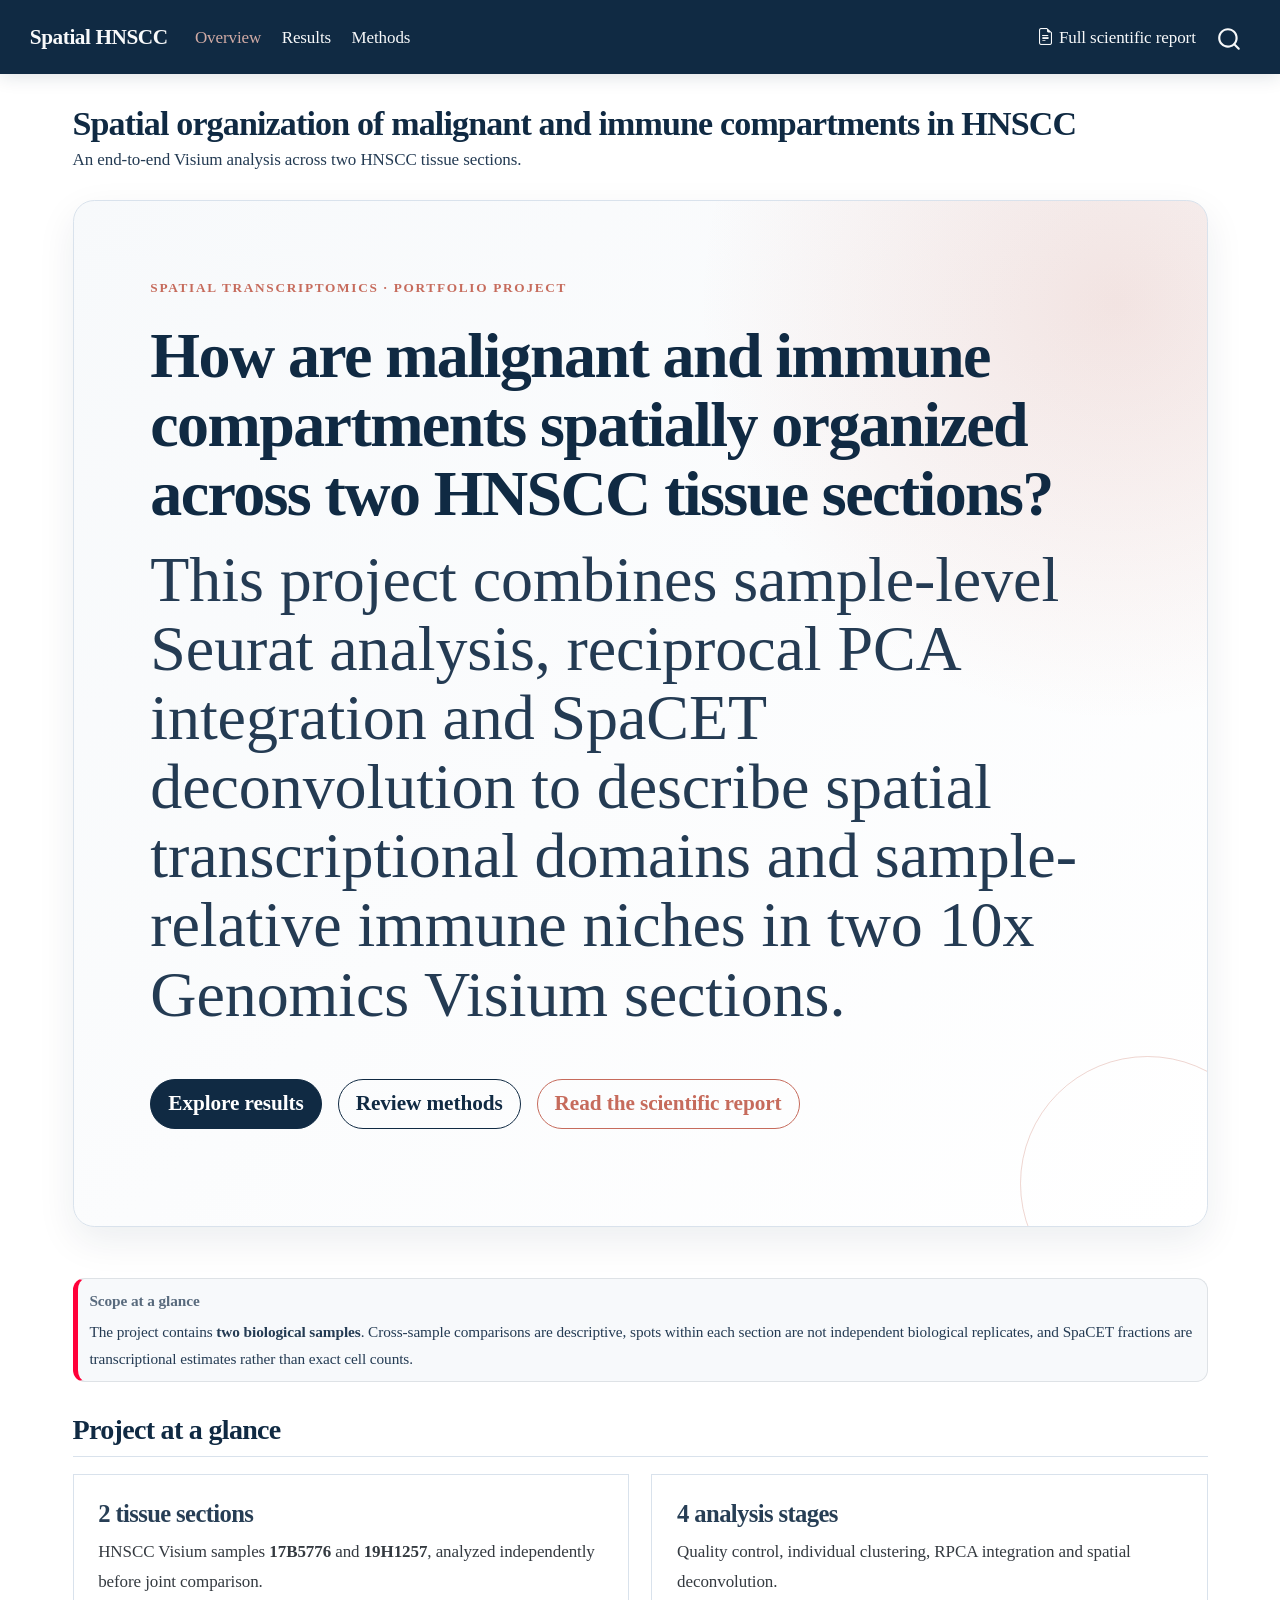
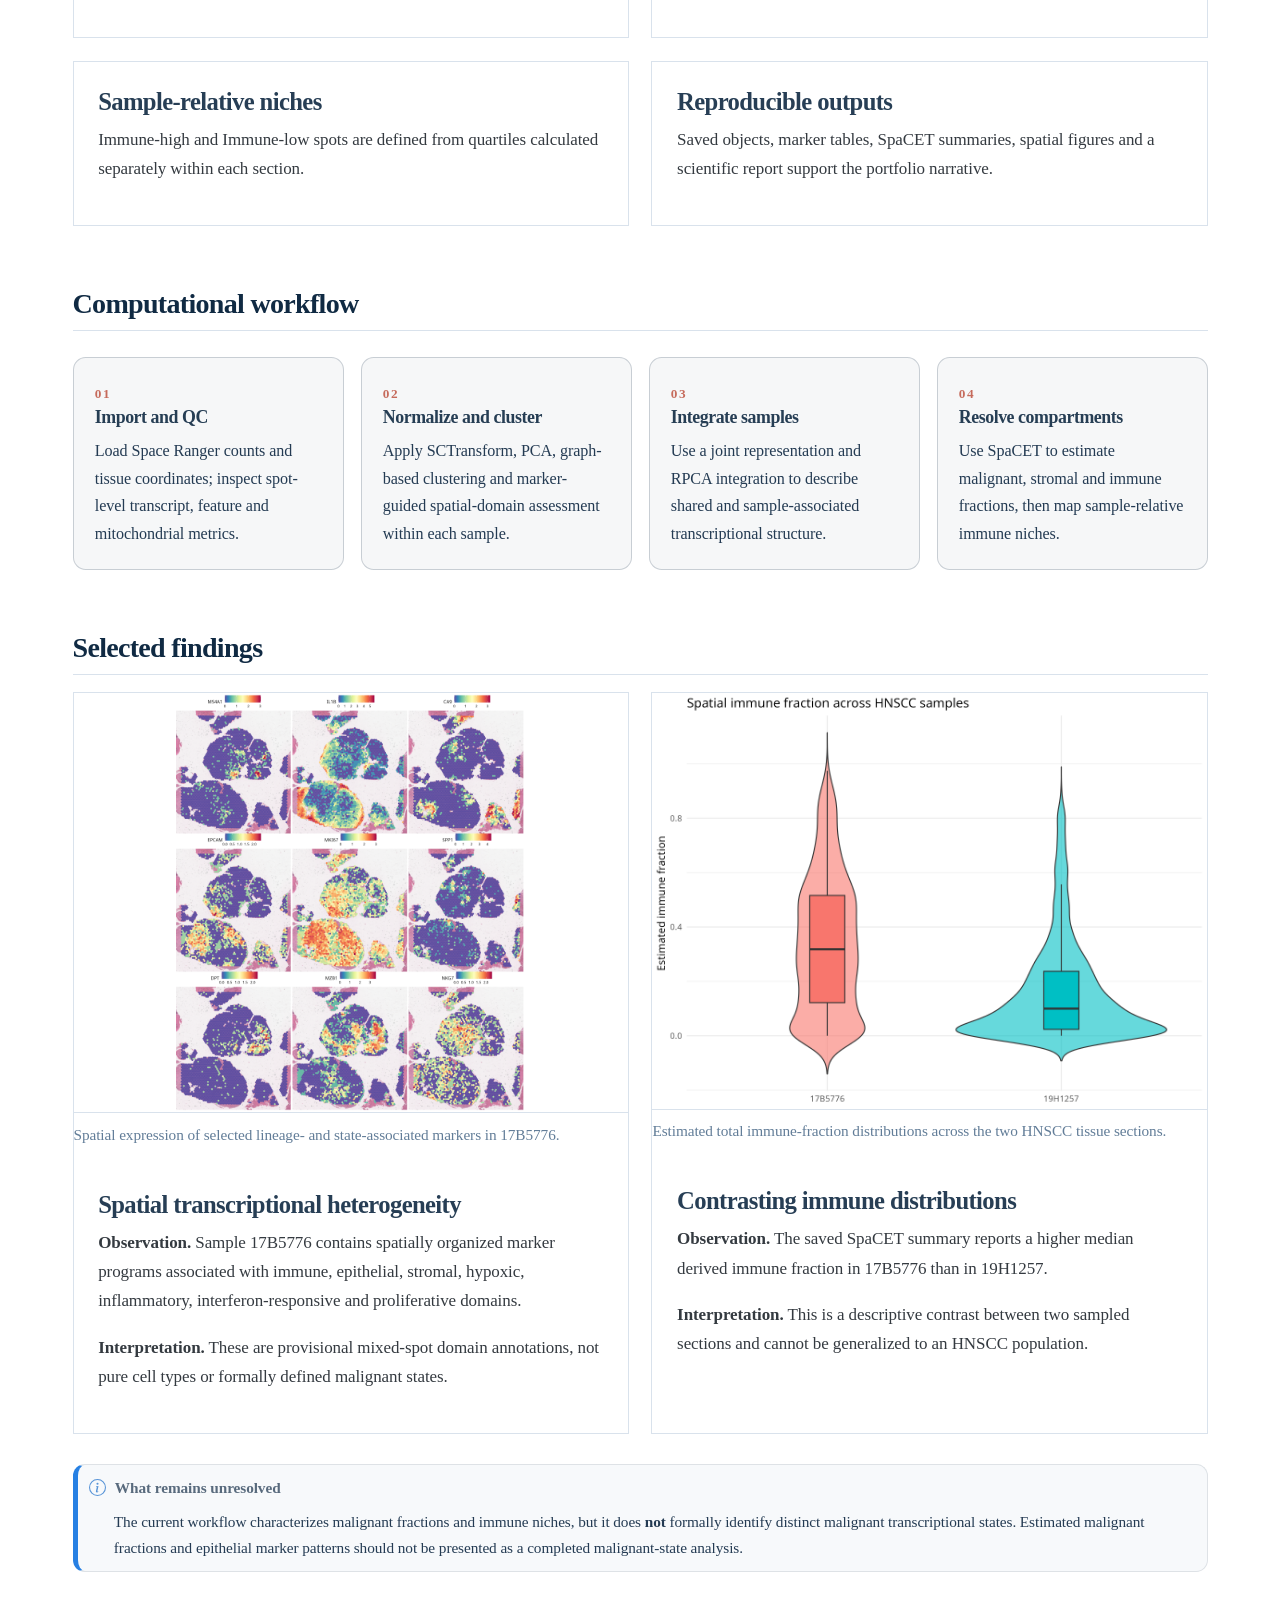
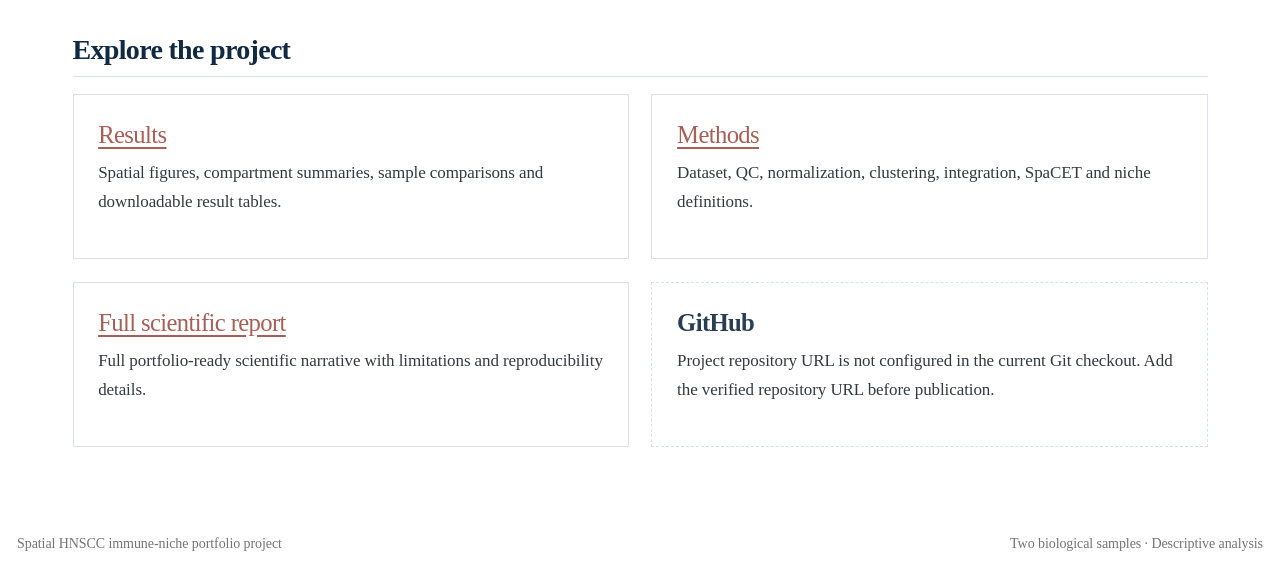
<file: index.html>
<!DOCTYPE html>
<html xmlns="http://www.w3.org/1999/xhtml" lang="en" xml:lang="en"><head>

<meta charset="utf-8">
<meta name="generator" content="quarto-1.10.18">

<meta name="viewport" content="width=device-width, initial-scale=1.0, user-scalable=yes">

<meta name="description" content="An end-to-end Visium analysis across two HNSCC tissue sections.">

<title>Spatial organization of malignant and immune compartments in HNSCC – Spatial HNSCC</title>
<style>
/* Default styles provided by pandoc.
** See https://pandoc.org/MANUAL.html#variables-for-html for config info.
*/
span.smallcaps{font-variant: small-caps;}
div.columns{display: flex; gap: 1.5em;}
div.column{flex: auto;}
@media screen {
div.columns{gap: min(4vw, 1.5em);}
div.column{overflow-x: auto;}
}
div.hanging-indent{margin-left: 1.5em; text-indent: -1.5em;}
ul.task-list{list-style: none;}
ul.task-list li input[type="checkbox"] {
  width: 0.8em;
  margin: 0 0.8em 0.2em -1em; /* quarto-specific, see https://github.com/quarto-dev/quarto-cli/issues/4556 */ 
  vertical-align: middle;
}
</style>


<script src="site_libs/quarto-nav/quarto-nav.js"></script>
<script src="site_libs/quarto-nav/headroom.min.js"></script>
<script src="site_libs/clipboard/clipboard.min.js"></script>
<script src="site_libs/quarto-search/autocomplete.umd.js"></script>
<script src="site_libs/quarto-search/fuse.min.js"></script>
<script src="site_libs/quarto-search/quarto-search.js"></script>
<meta name="quarto:offset" content="./">
<script src="site_libs/quarto-html/quarto.js" type="module"></script>
<script src="site_libs/quarto-html/tabsets/tabsets.js" type="module"></script>
<script src="site_libs/quarto-html/popper.min.js"></script>
<script src="site_libs/quarto-html/tippy.umd.min.js"></script>
<script src="site_libs/quarto-html/anchor.min.js"></script>
<link href="site_libs/quarto-html/tippy.css" rel="stylesheet">
<link href="site_libs/quarto-html/quarto-syntax-highlighting-64a204ab8560d761af7679ceaba22944.css" rel="stylesheet" id="quarto-text-highlighting-styles">
<script src="site_libs/bootstrap/bootstrap.min.js"></script>
<link href="site_libs/bootstrap/bootstrap-icons.css" rel="stylesheet">
<link href="site_libs/bootstrap/bootstrap-e4c0b440d96377fba4f095884ce3a071.min.css" rel="stylesheet" append-hash="true" id="quarto-bootstrap" data-mode="light">
<script src="site_libs/quarto-contrib/glightbox/glightbox.min.js"></script>
<link href="site_libs/quarto-contrib/glightbox/glightbox.min.css" rel="stylesheet">
<link href="site_libs/quarto-contrib/glightbox/lightbox.css" rel="stylesheet">
<script id="quarto-search-options" type="application/json">{
  "location": "navbar",
  "copy-button": false,
  "collapse-after": 3,
  "panel-placement": "end",
  "type": "overlay",
  "limit": 50,
  "keyboard-shortcut": [
    "f",
    "/",
    "s"
  ],
  "show-item-context": false,
  "language": {
    "search-no-results-text": "No results",
    "search-matching-documents-text": "matching documents",
    "search-copy-link-title": "Copy link to search",
    "search-hide-matches-text": "Hide additional matches",
    "search-more-match-text": "more match in this document",
    "search-more-matches-text": "more matches in this document",
    "search-clear-button-title": "Clear",
    "search-text-placeholder": "",
    "search-detached-cancel-button-title": "Cancel",
    "search-submit-button-title": "Submit",
    "search-label": "Search"
  }
}</script>
<style>html{ scroll-behavior: smooth; }</style>


</head>

<body class="nav-fixed quarto-light">

<div id="quarto-search-results"></div>
  <header id="quarto-header" class="headroom fixed-top">
    <nav class="navbar navbar-expand-lg " data-bs-theme="dark">
      <div class="navbar-container container-fluid">
      <div class="navbar-brand-container mx-auto">
    <a class="navbar-brand" href="./index.html">
    <span class="navbar-title">Spatial HNSCC</span>
    </a>
  </div>
            <div id="quarto-search" class="" title="Search"></div>
          <button class="navbar-toggler" type="button" data-bs-toggle="collapse" data-bs-target="#navbarCollapse" aria-controls="navbarCollapse" role="menu" aria-expanded="false" aria-label="Toggle navigation" onclick="if (window.quartoToggleHeadroom) { window.quartoToggleHeadroom(); }">
  <span class="navbar-toggler-icon"></span>
</button>
          <div class="collapse navbar-collapse" id="navbarCollapse">
            <ul class="navbar-nav navbar-nav-scroll me-auto">
  <li class="nav-item">
    <a class="nav-link active" href="./index.html" aria-current="page"> 
<span class="menu-text">Overview</span></a>
  </li>  
  <li class="nav-item">
    <a class="nav-link" href="./results.html"> 
<span class="menu-text">Results</span></a>
  </li>  
  <li class="nav-item">
    <a class="nav-link" href="./methods.html"> 
<span class="menu-text">Methods</span></a>
  </li>  
</ul>
            <ul class="navbar-nav navbar-nav-scroll ms-auto">
  <li class="nav-item">
    <a class="nav-link" href="./reports/HNSCC_spatial_transcriptomics_report.html"> <i class="bi bi-file-earmark-text" role="img">
</i> 
<span class="menu-text">Full scientific report</span></a>
  </li>  
</ul>
          </div> <!-- /navcollapse -->
            <div class="quarto-navbar-tools">
</div>
      </div> <!-- /container-fluid -->
    </nav>
</header>
<!-- content -->
<div id="quarto-content" class="quarto-container page-columns page-rows-contents page-layout-full page-navbar">
<!-- sidebar -->
<!-- margin-sidebar -->
    
<!-- main -->
<main class="content column-page" id="quarto-document-content">

<header id="title-block-header" class="quarto-title-block default">
<div class="quarto-title">
<h1 class="title">Spatial organization of malignant and immune compartments in HNSCC</h1>
</div>

<div>
  <div class="description">
    An end-to-end Visium analysis across two HNSCC tissue sections.
  </div>
</div>


<div class="quarto-title-meta column-page">

    
  
    
  </div>
  


</header>


<div class="hero-panel">
<div class="hero-kicker">
<p>SPATIAL TRANSCRIPTOMICS · PORTFOLIO PROJECT</p>
</div>
<section id="how-are-malignant-and-immune-compartments-spatially-organized-across-two-hnscc-tissue-sections" class="level1 hero-title">
<h1 class="hero-title">How are malignant and immune compartments spatially organized across two HNSCC tissue sections?</h1>
<p>This project combines sample-level Seurat analysis, reciprocal PCA integration and SpaCET deconvolution to describe spatial transcriptional domains and sample-relative immune niches in two 10x Genomics Visium sections.</p>
<div class="hero-actions">
<p><a href="./results.html" class="btn btn-primary btn-lg">Explore results</a> <a href="./methods.html" class="btn btn-outline-primary btn-lg">Review methods</a> <a href="reports/HNSCC_spatial_transcriptomics_report.html" class="btn btn-outline-secondary btn-lg">Read the scientific report</a></p>
</div>
</section>
</div>
<div class="callout callout-style-simple callout-important no-icon callout-titled">
<div class="callout-header d-flex align-content-center">
<div class="callout-icon-container">
<i class="callout-icon no-icon"></i>
</div>
<div class="callout-title-container flex-fill">
<span class="screen-reader-only">Important</span>Scope at a glance
</div>
</div>
<div class="callout-body-container callout-body">
<p>The project contains <strong>two biological samples</strong>. Cross-sample comparisons are descriptive, spots within each section are not independent biological replicates, and SpaCET fractions are transcriptional estimates rather than exact cell counts.</p>
</div>
</div>
<section id="project-at-a-glance" class="level2">
<h2 class="anchored" data-anchor-id="project-at-a-glance">Project at a glance</h2>
<div class="grid glance-grid">
<div class="card feature-card">
<section id="tissue-sections" class="level3 card-body">
<h3 class="anchored" data-anchor-id="tissue-sections">2 tissue sections</h3>
<p>HNSCC Visium samples <strong>17B5776</strong> and <strong>19H1257</strong>, analyzed independently before joint comparison.</p>
</section>
</div>
<div class="card feature-card">
<section id="analysis-stages" class="level3 card-body">
<h3 class="anchored" data-anchor-id="analysis-stages">4 analysis stages</h3>
<p>Quality control, individual clustering, RPCA integration and spatial deconvolution.</p>
</section>
</div>
<div class="card feature-card">
<section id="sample-relative-niches" class="level3 card-body">
<h3 class="anchored" data-anchor-id="sample-relative-niches">Sample-relative niches</h3>
<p>Immune-high and Immune-low spots are defined from quartiles calculated separately within each section.</p>
</section>
</div>
<div class="card feature-card">
<section id="reproducible-outputs" class="level3 card-body">
<h3 class="anchored" data-anchor-id="reproducible-outputs">Reproducible outputs</h3>
<p>Saved objects, marker tables, SpaCET summaries, spatial figures and a scientific report support the portfolio narrative.</p>
</section>
</div>
</div>
</section>
<section id="computational-workflow" class="level2">
<h2 class="anchored" data-anchor-id="computational-workflow">Computational workflow</h2>
<div class="workflow-grid">
<div class="workflow-step">
<p><span class="step-number">01</span></p>
<section id="import-and-qc" class="level3">
<h3 class="anchored" data-anchor-id="import-and-qc">Import and QC</h3>
<p>Load Space Ranger counts and tissue coordinates; inspect spot-level transcript, feature and mitochondrial metrics.</p>
</section>
</div>
<div class="workflow-step">
<p><span class="step-number">02</span></p>
<section id="normalize-and-cluster" class="level3">
<h3 class="anchored" data-anchor-id="normalize-and-cluster">Normalize and cluster</h3>
<p>Apply SCTransform, PCA, graph-based clustering and marker-guided spatial-domain assessment within each sample.</p>
</section>
</div>
<div class="workflow-step">
<p><span class="step-number">03</span></p>
<section id="integrate-samples" class="level3">
<h3 class="anchored" data-anchor-id="integrate-samples">Integrate samples</h3>
<p>Use a joint representation and RPCA integration to describe shared and sample-associated transcriptional structure.</p>
</section>
</div>
<div class="workflow-step">
<p><span class="step-number">04</span></p>
<section id="resolve-compartments" class="level3">
<h3 class="anchored" data-anchor-id="resolve-compartments">Resolve compartments</h3>
<p>Use SpaCET to estimate malignant, stromal and immune fractions, then map sample-relative immune niches.</p>
</section>
</div>
</div>
</section>
<section id="selected-findings" class="level2">
<h2 class="anchored" data-anchor-id="selected-findings">Selected findings</h2>
<div class="grid finding-grid">
<div class="card result-card">
<div class="quarto-figure quarto-figure-center">
<figure class="figure">
<p><a href="results/figures/17B5776_spatial_marker_validation.png" class="lightbox" data-gallery="quarto-lightbox-gallery-1" title="Spatial expression of selected lineage- and state-associated markers in 17B5776."><img src="results/figures/17B5776_spatial_marker_validation.png" class="card-img-top img-fluid figure-img" alt="Spatial expression of selected lineage- and state-associated markers in 17B5776."></a></p>
<figcaption>Spatial expression of selected lineage- and state-associated markers in 17B5776.</figcaption>
</figure>
</div>
<section id="spatial-transcriptional-heterogeneity" class="level3 card-body">
<h3 class="anchored" data-anchor-id="spatial-transcriptional-heterogeneity">Spatial transcriptional heterogeneity</h3>
<p><strong>Observation.</strong> Sample 17B5776 contains spatially organized marker programs associated with immune, epithelial, stromal, hypoxic, inflammatory, interferon-responsive and proliferative domains.</p>
<p><strong>Interpretation.</strong> These are provisional mixed-spot domain annotations, not pure cell types or formally defined malignant states.</p>
</section>
</div>
<div class="card result-card">
<div class="quarto-figure quarto-figure-center">
<figure class="figure">
<p><a href="results/figures/spacet_immune_fraction_distribution.png" class="lightbox" data-gallery="quarto-lightbox-gallery-2" title="Estimated total immune-fraction distributions across the two HNSCC tissue sections."><img src="results/figures/spacet_immune_fraction_distribution.png" class="card-img-top img-fluid figure-img" alt="Estimated total immune-fraction distributions across the two HNSCC tissue sections."></a></p>
<figcaption>Estimated total immune-fraction distributions across the two HNSCC tissue sections.</figcaption>
</figure>
</div>
<section id="contrasting-immune-distributions" class="level3 card-body">
<h3 class="anchored" data-anchor-id="contrasting-immune-distributions">Contrasting immune distributions</h3>
<p><strong>Observation.</strong> The saved SpaCET summary reports a higher median derived immune fraction in 17B5776 than in 19H1257.</p>
<p><strong>Interpretation.</strong> This is a descriptive contrast between two sampled sections and cannot be generalized to an HNSCC population.</p>
</section>
</div>
</div>
<div class="callout callout-style-simple callout-note callout-titled">
<div class="callout-header d-flex align-content-center">
<div class="callout-icon-container">
<i class="callout-icon"></i>
</div>
<div class="callout-title-container flex-fill">
<span class="screen-reader-only">Note</span>What remains unresolved
</div>
</div>
<div class="callout-body-container callout-body">
<p>The current workflow characterizes malignant fractions and immune niches, but it does <strong>not</strong> formally identify distinct malignant transcriptional states. Estimated malignant fractions and epithelial marker patterns should not be presented as a completed malignant-state analysis.</p>
</div>
</div>
</section>
<section id="explore-the-project" class="level2">
<h2 class="anchored" data-anchor-id="explore-the-project">Explore the project</h2>
<div class="grid link-grid">
<div class="card link-card">
<section id="results" class="level3 card-body">
<h3 class="anchored" data-anchor-id="results"><a href="./results.html">Results</a></h3>
<p>Spatial figures, compartment summaries, sample comparisons and downloadable result tables.</p>
</section>
</div>
<div class="card link-card">
<section id="methods" class="level3 card-body">
<h3 class="anchored" data-anchor-id="methods"><a href="./methods.html">Methods</a></h3>
<p>Dataset, QC, normalization, clustering, integration, SpaCET and niche definitions.</p>
</section>
</div>
<div class="card link-card">
<section id="full-scientific-report" class="level3 card-body">
<h3 class="anchored" data-anchor-id="full-scientific-report"><a href="reports/HNSCC_spatial_transcriptomics_report.html">Full scientific report</a></h3>
<p>Full portfolio-ready scientific narrative with limitations and reproducibility details.</p>
</section>
</div>
<div class="card link-card link-unavailable">
<section id="github" class="level3 card-body">
<h3 class="anchored" data-anchor-id="github">GitHub</h3>
<p>Project repository URL is not configured in the current Git checkout. Add the verified repository URL before publication.</p>
</section>
</div>
</div>


</section>

<a onclick="window.scrollTo(0, 0); return false;" role="button" id="quarto-back-to-top"><i class="bi bi-arrow-up"></i> Back to top</a></main> <!-- /main -->
<script id="quarto-html-after-body" type="application/javascript">
  window.document.addEventListener("DOMContentLoaded", function (event) {
    const icon = "";
    const anchorJS = new window.AnchorJS();
    anchorJS.options = {
      placement: 'right',
      icon: icon
    };
    anchorJS.add('.anchored');
    const isCodeAnnotation = (el) => {
      for (const clz of el.classList) {
        if (clz.startsWith('code-annotation-')) {                     
          return true;
        }
      }
      return false;
    }
    const onCopySuccess = function(e) {
      // button target
      const button = e.trigger;
      // don't keep focus
      button.blur();
      // flash "checked"
      button.classList.add('code-copy-button-checked');
      var currentTitle = button.getAttribute("title");
      button.setAttribute("title", "Copied!");
      let tooltip;
      if (window.bootstrap) {
        button.setAttribute("data-bs-toggle", "tooltip");
        button.setAttribute("data-bs-placement", "left");
        button.setAttribute("data-bs-title", "Copied!");
        tooltip = new bootstrap.Tooltip(button, 
          { trigger: "manual", 
            customClass: "code-copy-button-tooltip",
            offset: [0, -8]});
        tooltip.show();    
      }
      setTimeout(function() {
        if (tooltip) {
          tooltip.hide();
          button.removeAttribute("data-bs-title");
          button.removeAttribute("data-bs-toggle");
          button.removeAttribute("data-bs-placement");
        }
        button.setAttribute("title", currentTitle);
        button.classList.remove('code-copy-button-checked');
      }, 1000);
      // clear code selection
      e.clearSelection();
    }
    const getTextToCopy = function(trigger) {
      const outerScaffold = trigger.parentElement.cloneNode(true);
      const codeEl = outerScaffold.querySelector('code');
      for (const childEl of codeEl.children) {
        if (isCodeAnnotation(childEl)) {
          childEl.remove();
        }
      }
      return codeEl.innerText;
    }
    const clipboard = new window.ClipboardJS('.code-copy-button:not([data-in-quarto-modal])', {
      text: getTextToCopy
    });
    clipboard.on('success', onCopySuccess);
    if (window.document.getElementById('quarto-embedded-source-code-modal')) {
      const clipboardModal = new window.ClipboardJS('.code-copy-button[data-in-quarto-modal]', {
        text: getTextToCopy,
        container: window.document.getElementById('quarto-embedded-source-code-modal')
      });
      clipboardModal.on('success', onCopySuccess);
    }
      var localhostRegex = new RegExp(/^(?:http|https):\/\/localhost\:?[0-9]*\//);
      var mailtoRegex = new RegExp(/^mailto:/);
        var filterRegex = new RegExp('/' + window.location.host + '/');
      var isInternal = (href) => {
          return filterRegex.test(href) || localhostRegex.test(href) || mailtoRegex.test(href);
      }
      // Inspect non-navigation links and adorn them if external
     var links = window.document.querySelectorAll('a[href]:not(.nav-link):not(.navbar-brand):not(.toc-action):not(.sidebar-link):not(.sidebar-item-toggle):not(.pagination-link):not(.no-external):not([aria-hidden]):not(.dropdown-item):not(.quarto-navigation-tool):not(.about-link)');
      for (var i=0; i<links.length; i++) {
        const link = links[i];
        if (!isInternal(link.href)) {
          // undo the damage that might have been done by quarto-nav.js in the case of
          // links that we want to consider external
          if (link.dataset.originalHref !== undefined) {
            link.href = link.dataset.originalHref;
          }
            // target, if specified
            link.setAttribute("target", "_blank");
            if (link.getAttribute("rel") === null) {
              link.setAttribute("rel", "noopener");
            }
        }
      }
    function tippyHover(el, contentFn, onTriggerFn, onUntriggerFn) {
      const config = {
        allowHTML: true,
        maxWidth: 500,
        delay: 100,
        arrow: false,
        appendTo: function(el) {
            return el.parentElement;
        },
        interactive: true,
        interactiveBorder: 10,
        theme: 'quarto',
        placement: 'bottom-start',
      };
      if (contentFn) {
        config.content = contentFn;
      }
      if (onTriggerFn) {
        config.onTrigger = onTriggerFn;
      }
      if (onUntriggerFn) {
        config.onUntrigger = onUntriggerFn;
      }
      window.tippy(el, config); 
    }
    const noterefs = window.document.querySelectorAll('a[role="doc-noteref"]');
    for (var i=0; i<noterefs.length; i++) {
      const ref = noterefs[i];
      tippyHover(ref, function() {
        // use id or data attribute instead here
        let href = ref.getAttribute('data-footnote-href') || ref.getAttribute('href');
        try { href = new URL(href).hash; } catch {}
        const id = href.replace(/^#\/?/, "");
        const note = window.document.getElementById(id);
        if (note) {
          return note.innerHTML;
        } else {
          return "";
        }
      });
    }
    const xrefs = window.document.querySelectorAll('a.quarto-xref');
    const processXRef = (id, note) => {
      // Strip column container classes
      const stripColumnClz = (el) => {
        el.classList.remove("page-full", "page-columns");
        if (el.children) {
          for (const child of el.children) {
            stripColumnClz(child);
          }
        }
      }
      stripColumnClz(note)
      if (id === null || id.startsWith('sec-')) {
        // Special case sections, only their first couple elements
        const container = document.createElement("div");
        if (note.children && note.children.length > 2) {
          container.appendChild(note.children[0].cloneNode(true));
          for (let i = 1; i < note.children.length; i++) {
            const child = note.children[i];
            if (child.tagName === "P" && child.innerText === "") {
              continue;
            } else {
              container.appendChild(child.cloneNode(true));
              break;
            }
          }
          if (window.Quarto?.typesetMath) {
            window.Quarto.typesetMath(container);
          }
          return container.innerHTML
        } else {
          if (window.Quarto?.typesetMath) {
            window.Quarto.typesetMath(note);
          }
          return note.innerHTML;
        }
      } else {
        // Remove any anchor links if they are present
        const anchorLink = note.querySelector('a.anchorjs-link');
        if (anchorLink) {
          anchorLink.remove();
        }
        if (window.Quarto?.typesetMath) {
          window.Quarto.typesetMath(note);
        }
        if (note.classList.contains("callout")) {
          return note.outerHTML;
        } else {
          return note.innerHTML;
        }
      }
    }
    for (var i=0; i<xrefs.length; i++) {
      const xref = xrefs[i];
      tippyHover(xref, undefined, function(instance) {
        instance.disable();
        let url = xref.getAttribute('href');
        let hash = undefined; 
        if (url.startsWith('#')) {
          hash = url;
        } else {
          try { hash = new URL(url).hash; } catch {}
        }
        if (hash) {
          const id = hash.replace(/^#\/?/, "");
          const note = window.document.getElementById(id);
          if (note !== null) {
            try {
              const html = processXRef(id, note.cloneNode(true));
              instance.setContent(html);
            } finally {
              instance.enable();
              instance.show();
            }
          } else {
            // See if we can fetch this
            fetch(url.split('#')[0])
            .then(res => res.text())
            .then(html => {
              const parser = new DOMParser();
              const htmlDoc = parser.parseFromString(html, "text/html");
              const note = htmlDoc.getElementById(id);
              if (note !== null) {
                const html = processXRef(id, note);
                instance.setContent(html);
              } 
            }).finally(() => {
              instance.enable();
              instance.show();
            });
          }
        } else {
          // See if we can fetch a full url (with no hash to target)
          // This is a special case and we should probably do some content thinning / targeting
          fetch(url)
          .then(res => res.text())
          .then(html => {
            const parser = new DOMParser();
            const htmlDoc = parser.parseFromString(html, "text/html");
            const note = htmlDoc.querySelector('main.content');
            if (note !== null) {
              // This should only happen for chapter cross references
              // (since there is no id in the URL)
              // remove the first header
              if (note.children.length > 0 && note.children[0].tagName === "HEADER") {
                note.children[0].remove();
              }
              const html = processXRef(null, note);
              instance.setContent(html);
            } 
          }).finally(() => {
            instance.enable();
            instance.show();
          });
        }
      }, function(instance) {
      });
    }
        let selectedAnnoteEl;
        const selectorForAnnotation = ( cell, annotation) => {
          let cellAttr = 'data-code-cell="' + cell + '"';
          let lineAttr = 'data-code-annotation="' +  annotation + '"';
          const selector = 'span[' + cellAttr + '][' + lineAttr + ']';
          return selector;
        }
        const selectCodeLines = (annoteEl) => {
          const doc = window.document;
          const targetCell = annoteEl.getAttribute("data-target-cell");
          const targetAnnotation = annoteEl.getAttribute("data-target-annotation");
          const annoteSpan = window.document.querySelector(selectorForAnnotation(targetCell, targetAnnotation));
          const lines = annoteSpan.getAttribute("data-code-lines").split(",");
          const lineIds = lines.map((line) => {
            return targetCell + "-" + line;
          })
          let top = null;
          let height = null;
          let parent = null;
          if (lineIds.length > 0) {
              //compute the position of the single el (top and bottom and make a div)
              const el = window.document.getElementById(lineIds[0]);
              top = el.offsetTop;
              height = el.offsetHeight;
              parent = el.parentElement.parentElement;
            if (lineIds.length > 1) {
              const lastEl = window.document.getElementById(lineIds[lineIds.length - 1]);
              const bottom = lastEl.offsetTop + lastEl.offsetHeight;
              height = bottom - top;
            }
            if (top !== null && height !== null && parent !== null) {
              // cook up a div (if necessary) and position it 
              let div = window.document.getElementById("code-annotation-line-highlight");
              if (div === null) {
                div = window.document.createElement("div");
                div.setAttribute("id", "code-annotation-line-highlight");
                div.style.position = 'absolute';
                parent.appendChild(div);
              }
              div.style.top = top - 2 + "px";
              div.style.height = height + 4 + "px";
              div.style.left = 0;
              let gutterDiv = window.document.getElementById("code-annotation-line-highlight-gutter");
              if (gutterDiv === null) {
                gutterDiv = window.document.createElement("div");
                gutterDiv.setAttribute("id", "code-annotation-line-highlight-gutter");
                gutterDiv.style.position = 'absolute';
                const codeCell = window.document.getElementById(targetCell);
                const gutter = codeCell.querySelector('.code-annotation-gutter');
                gutter.appendChild(gutterDiv);
              }
              gutterDiv.style.top = top - 2 + "px";
              gutterDiv.style.height = height + 4 + "px";
            }
            selectedAnnoteEl = annoteEl;
          }
        };
        const unselectCodeLines = () => {
          const elementsIds = ["code-annotation-line-highlight", "code-annotation-line-highlight-gutter"];
          elementsIds.forEach((elId) => {
            const div = window.document.getElementById(elId);
            if (div) {
              div.remove();
            }
          });
          selectedAnnoteEl = undefined;
        };
          // Handle positioning of the toggle
      window.addEventListener(
        "resize",
        throttle(() => {
          elRect = undefined;
          if (selectedAnnoteEl) {
            selectCodeLines(selectedAnnoteEl);
          }
        }, 10)
      );
      function throttle(fn, ms) {
      let throttle = false;
      let timer;
        return (...args) => {
          if(!throttle) { // first call gets through
              fn.apply(this, args);
              throttle = true;
          } else { // all the others get throttled
              if(timer) clearTimeout(timer); // cancel #2
              timer = setTimeout(() => {
                fn.apply(this, args);
                timer = throttle = false;
              }, ms);
          }
        };
      }
        // Attach click handler to the DT
        const annoteDls = window.document.querySelectorAll('dt[data-target-cell]');
        for (const annoteDlNode of annoteDls) {
          annoteDlNode.addEventListener('click', (event) => {
            const clickedEl = event.target;
            if (clickedEl !== selectedAnnoteEl) {
              unselectCodeLines();
              const activeEl = window.document.querySelector('dt[data-target-cell].code-annotation-active');
              if (activeEl) {
                activeEl.classList.remove('code-annotation-active');
              }
              selectCodeLines(clickedEl);
              clickedEl.classList.add('code-annotation-active');
            } else {
              // Unselect the line
              unselectCodeLines();
              clickedEl.classList.remove('code-annotation-active');
            }
          });
        }
    const findCites = (el) => {
      const parentEl = el.parentElement;
      if (parentEl) {
        const cites = parentEl.dataset.cites;
        if (cites) {
          return {
            el,
            cites: cites.split(' ')
          };
        } else {
          return findCites(el.parentElement)
        }
      } else {
        return undefined;
      }
    };
    var bibliorefs = window.document.querySelectorAll('a[role="doc-biblioref"]');
    for (var i=0; i<bibliorefs.length; i++) {
      const ref = bibliorefs[i];
      const citeInfo = findCites(ref);
      if (citeInfo) {
        tippyHover(citeInfo.el, function() {
          var popup = window.document.createElement('div');
          citeInfo.cites.forEach(function(cite) {
            var citeDiv = window.document.createElement('div');
            citeDiv.classList.add('hanging-indent');
            citeDiv.classList.add('csl-entry');
            var biblioDiv = window.document.getElementById('ref-' + cite);
            if (biblioDiv) {
              citeDiv.innerHTML = biblioDiv.innerHTML;
            }
            popup.appendChild(citeDiv);
          });
          return popup.innerHTML;
        });
      }
    }
  });
  </script>
</div> <!-- /content -->
<footer class="footer">
  <div class="nav-footer">
    <div class="nav-footer-left">
<p>Spatial HNSCC immune-niche portfolio project</p>
</div>   
    <div class="nav-footer-center">
      &nbsp;
    </div>
    <div class="nav-footer-right">
<p>Two biological samples · Descriptive analysis</p>
</div>
  </div>
</footer>
<script>var lightboxQuarto = GLightbox({"closeEffect":"zoom","descPosition":"bottom","loop":false,"openEffect":"zoom","selector":".lightbox"});
(function() {
  let previousOnload = window.onload;
  window.onload = () => {
    if (previousOnload) {
      previousOnload();
    }
    lightboxQuarto.on('slide_before_load', (data) => {
      const { slideIndex, slideNode, slideConfig, player, trigger } = data;
      const href = trigger.getAttribute('href');
      if (href !== null) {
        const imgEl = window.document.querySelector(`a[href="${href}"] img`);
        if (imgEl !== null) {
          const srcAttr = imgEl.getAttribute("src");
          if (srcAttr && srcAttr.startsWith("data:")) {
            slideConfig.href = srcAttr;
          }
        }
      } 
    });
  
    lightboxQuarto.on('slide_after_load', (data) => {
      const { slideIndex, slideNode, slideConfig, player, trigger } = data;
      if (window.Quarto?.typesetMath) {
        window.Quarto.typesetMath(slideNode);
      }
    });
  
  };
  
})();
          </script>




<script src="site_libs/quarto-html/zenscroll-min.js"></script>
</body></html>
</file>
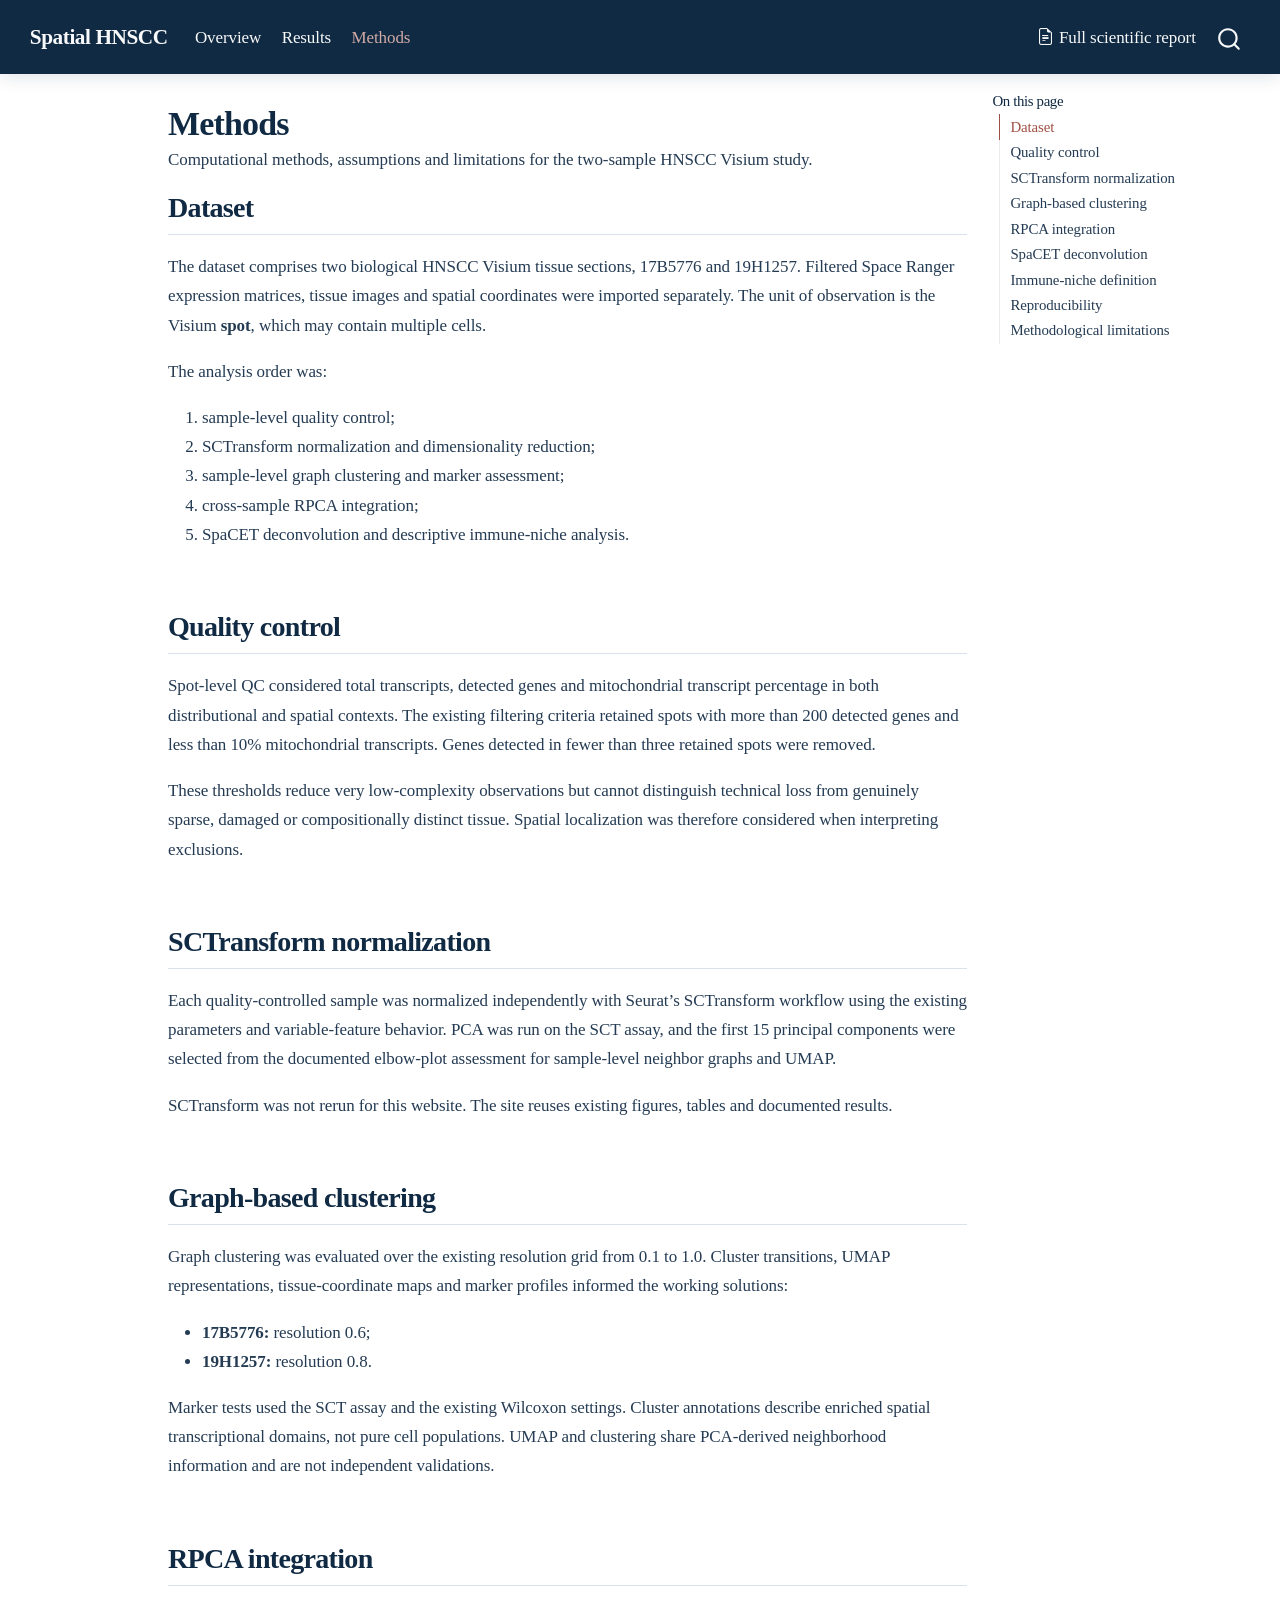
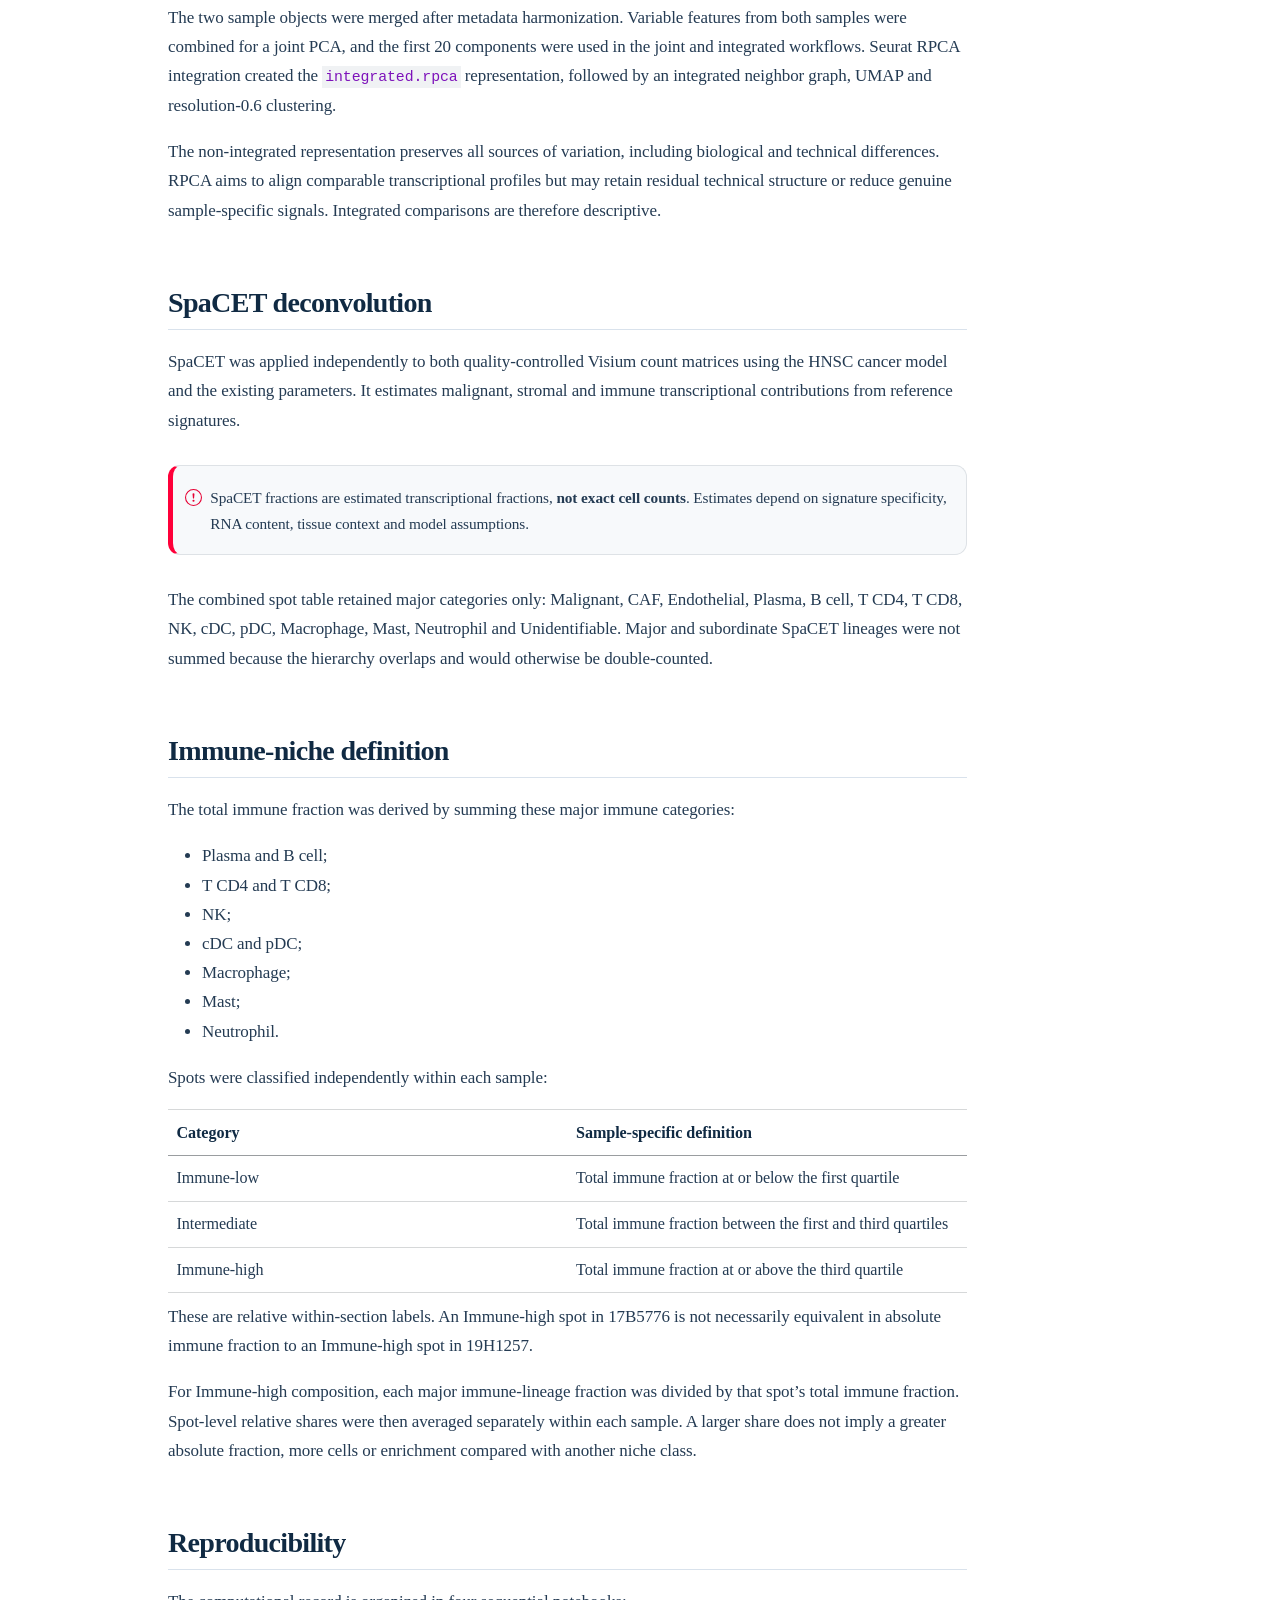
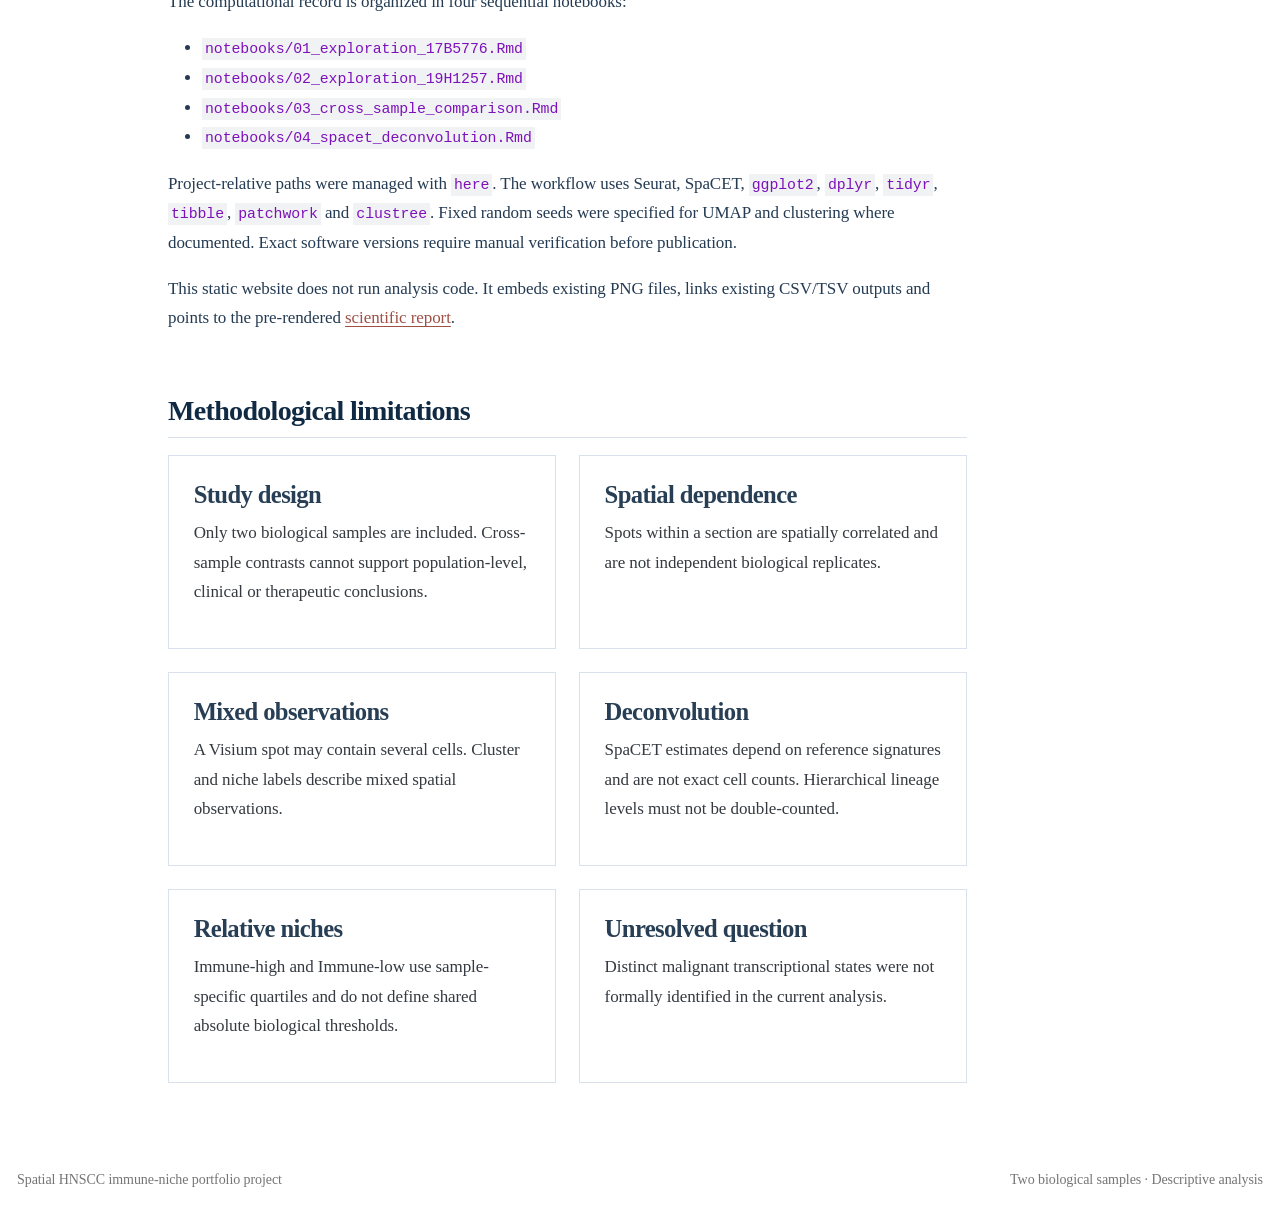
<file: methods.html>
<!DOCTYPE html>
<html xmlns="http://www.w3.org/1999/xhtml" lang="en" xml:lang="en"><head>

<meta charset="utf-8">
<meta name="generator" content="quarto-1.10.18">

<meta name="viewport" content="width=device-width, initial-scale=1.0, user-scalable=yes">

<meta name="description" content="Computational methods, assumptions and limitations for the two-sample HNSCC Visium study.">

<title>Methods – Spatial HNSCC</title>
<style>
/* Default styles provided by pandoc.
** See https://pandoc.org/MANUAL.html#variables-for-html for config info.
*/
span.smallcaps{font-variant: small-caps;}
div.columns{display: flex; gap: 1.5em;}
div.column{flex: auto;}
@media screen {
div.columns{gap: min(4vw, 1.5em);}
div.column{overflow-x: auto;}
}
div.hanging-indent{margin-left: 1.5em; text-indent: -1.5em;}
ul.task-list{list-style: none;}
ul.task-list li input[type="checkbox"] {
  width: 0.8em;
  margin: 0 0.8em 0.2em -1em; /* quarto-specific, see https://github.com/quarto-dev/quarto-cli/issues/4556 */ 
  vertical-align: middle;
}
</style>


<script src="site_libs/quarto-nav/quarto-nav.js"></script>
<script src="site_libs/quarto-nav/headroom.min.js"></script>
<script src="site_libs/clipboard/clipboard.min.js"></script>
<script src="site_libs/quarto-search/autocomplete.umd.js"></script>
<script src="site_libs/quarto-search/fuse.min.js"></script>
<script src="site_libs/quarto-search/quarto-search.js"></script>
<meta name="quarto:offset" content="./">
<script src="site_libs/quarto-html/quarto.js" type="module"></script>
<script src="site_libs/quarto-html/tabsets/tabsets.js" type="module"></script>
<script src="site_libs/quarto-html/popper.min.js"></script>
<script src="site_libs/quarto-html/tippy.umd.min.js"></script>
<script src="site_libs/quarto-html/anchor.min.js"></script>
<link href="site_libs/quarto-html/tippy.css" rel="stylesheet">
<link href="site_libs/quarto-html/quarto-syntax-highlighting-64a204ab8560d761af7679ceaba22944.css" rel="stylesheet" id="quarto-text-highlighting-styles">
<script src="site_libs/bootstrap/bootstrap.min.js"></script>
<link href="site_libs/bootstrap/bootstrap-icons.css" rel="stylesheet">
<link href="site_libs/bootstrap/bootstrap-e4c0b440d96377fba4f095884ce3a071.min.css" rel="stylesheet" append-hash="true" id="quarto-bootstrap" data-mode="light">
<script id="quarto-search-options" type="application/json">{
  "location": "navbar",
  "copy-button": false,
  "collapse-after": 3,
  "panel-placement": "end",
  "type": "overlay",
  "limit": 50,
  "keyboard-shortcut": [
    "f",
    "/",
    "s"
  ],
  "show-item-context": false,
  "language": {
    "search-no-results-text": "No results",
    "search-matching-documents-text": "matching documents",
    "search-copy-link-title": "Copy link to search",
    "search-hide-matches-text": "Hide additional matches",
    "search-more-match-text": "more match in this document",
    "search-more-matches-text": "more matches in this document",
    "search-clear-button-title": "Clear",
    "search-text-placeholder": "",
    "search-detached-cancel-button-title": "Cancel",
    "search-submit-button-title": "Submit",
    "search-label": "Search"
  }
}</script>
<style>html{ scroll-behavior: smooth; }</style>


</head>

<body class="nav-fixed quarto-light">

<div id="quarto-search-results"></div>
  <header id="quarto-header" class="headroom fixed-top">
    <nav class="navbar navbar-expand-lg " data-bs-theme="dark">
      <div class="navbar-container container-fluid">
      <div class="navbar-brand-container mx-auto">
    <a class="navbar-brand" href="./index.html">
    <span class="navbar-title">Spatial HNSCC</span>
    </a>
  </div>
            <div id="quarto-search" class="" title="Search"></div>
          <button class="navbar-toggler" type="button" data-bs-toggle="collapse" data-bs-target="#navbarCollapse" aria-controls="navbarCollapse" role="menu" aria-expanded="false" aria-label="Toggle navigation" onclick="if (window.quartoToggleHeadroom) { window.quartoToggleHeadroom(); }">
  <span class="navbar-toggler-icon"></span>
</button>
          <div class="collapse navbar-collapse" id="navbarCollapse">
            <ul class="navbar-nav navbar-nav-scroll me-auto">
  <li class="nav-item">
    <a class="nav-link" href="./index.html"> 
<span class="menu-text">Overview</span></a>
  </li>  
  <li class="nav-item">
    <a class="nav-link" href="./results.html"> 
<span class="menu-text">Results</span></a>
  </li>  
  <li class="nav-item">
    <a class="nav-link active" href="./methods.html" aria-current="page"> 
<span class="menu-text">Methods</span></a>
  </li>  
</ul>
            <ul class="navbar-nav navbar-nav-scroll ms-auto">
  <li class="nav-item">
    <a class="nav-link" href="./reports/HNSCC_spatial_transcriptomics_report.html"> <i class="bi bi-file-earmark-text" role="img">
</i> 
<span class="menu-text">Full scientific report</span></a>
  </li>  
</ul>
          </div> <!-- /navcollapse -->
            <div class="quarto-navbar-tools">
</div>
      </div> <!-- /container-fluid -->
    </nav>
</header>
<!-- content -->
<div id="quarto-content" class="quarto-container page-columns page-rows-contents page-layout-article page-navbar">
<!-- sidebar -->
<!-- margin-sidebar -->
    <div id="quarto-margin-sidebar" class="sidebar margin-sidebar">
        <nav id="TOC" role="doc-toc" class="toc-active">
    <h2 id="toc-title">On this page</h2>
   
  <ul>
  <li><a href="#dataset" id="toc-dataset" class="nav-link active" data-scroll-target="#dataset">Dataset</a></li>
  <li><a href="#quality-control" id="toc-quality-control" class="nav-link" data-scroll-target="#quality-control">Quality control</a></li>
  <li><a href="#sctransform-normalization" id="toc-sctransform-normalization" class="nav-link" data-scroll-target="#sctransform-normalization">SCTransform normalization</a></li>
  <li><a href="#graph-based-clustering" id="toc-graph-based-clustering" class="nav-link" data-scroll-target="#graph-based-clustering">Graph-based clustering</a></li>
  <li><a href="#rpca-integration" id="toc-rpca-integration" class="nav-link" data-scroll-target="#rpca-integration">RPCA integration</a></li>
  <li><a href="#spacet-deconvolution" id="toc-spacet-deconvolution" class="nav-link" data-scroll-target="#spacet-deconvolution">SpaCET deconvolution</a></li>
  <li><a href="#immune-niche-definition" id="toc-immune-niche-definition" class="nav-link" data-scroll-target="#immune-niche-definition">Immune-niche definition</a></li>
  <li><a href="#reproducibility" id="toc-reproducibility" class="nav-link" data-scroll-target="#reproducibility">Reproducibility</a></li>
  <li><a href="#methodological-limitations" id="toc-methodological-limitations" class="nav-link" data-scroll-target="#methodological-limitations">Methodological limitations</a></li>
  </ul>
</nav>
    </div>
<!-- main -->
<main class="content" id="quarto-document-content">

<header id="title-block-header" class="quarto-title-block default">
<div class="quarto-title">
<h1 class="title">Methods</h1>
</div>

<div>
  <div class="description">
    Computational methods, assumptions and limitations for the two-sample HNSCC Visium study.
  </div>
</div>


<div class="quarto-title-meta">

    
  
    
  </div>
  


</header>


<section id="dataset" class="level2">
<h2 class="anchored" data-anchor-id="dataset">Dataset</h2>
<p>The dataset comprises two biological HNSCC Visium tissue sections, 17B5776 and 19H1257. Filtered Space Ranger expression matrices, tissue images and spatial coordinates were imported separately. The unit of observation is the Visium <strong>spot</strong>, which may contain multiple cells.</p>
<p>The analysis order was:</p>
<ol type="1">
<li>sample-level quality control;</li>
<li>SCTransform normalization and dimensionality reduction;</li>
<li>sample-level graph clustering and marker assessment;</li>
<li>cross-sample RPCA integration;</li>
<li>SpaCET deconvolution and descriptive immune-niche analysis.</li>
</ol>
</section>
<section id="quality-control" class="level2">
<h2 class="anchored" data-anchor-id="quality-control">Quality control</h2>
<p>Spot-level QC considered total transcripts, detected genes and mitochondrial transcript percentage in both distributional and spatial contexts. The existing filtering criteria retained spots with more than 200 detected genes and less than 10% mitochondrial transcripts. Genes detected in fewer than three retained spots were removed.</p>
<p>These thresholds reduce very low-complexity observations but cannot distinguish technical loss from genuinely sparse, damaged or compositionally distinct tissue. Spatial localization was therefore considered when interpreting exclusions.</p>
</section>
<section id="sctransform-normalization" class="level2">
<h2 class="anchored" data-anchor-id="sctransform-normalization">SCTransform normalization</h2>
<p>Each quality-controlled sample was normalized independently with Seurat’s SCTransform workflow using the existing parameters and variable-feature behavior. PCA was run on the SCT assay, and the first 15 principal components were selected from the documented elbow-plot assessment for sample-level neighbor graphs and UMAP.</p>
<p>SCTransform was not rerun for this website. The site reuses existing figures, tables and documented results.</p>
</section>
<section id="graph-based-clustering" class="level2">
<h2 class="anchored" data-anchor-id="graph-based-clustering">Graph-based clustering</h2>
<p>Graph clustering was evaluated over the existing resolution grid from 0.1 to 1.0. Cluster transitions, UMAP representations, tissue-coordinate maps and marker profiles informed the working solutions:</p>
<ul>
<li><strong>17B5776:</strong> resolution 0.6;</li>
<li><strong>19H1257:</strong> resolution 0.8.</li>
</ul>
<p>Marker tests used the SCT assay and the existing Wilcoxon settings. Cluster annotations describe enriched spatial transcriptional domains, not pure cell populations. UMAP and clustering share PCA-derived neighborhood information and are not independent validations.</p>
</section>
<section id="rpca-integration" class="level2">
<h2 class="anchored" data-anchor-id="rpca-integration">RPCA integration</h2>
<p>The two sample objects were merged after metadata harmonization. Variable features from both samples were combined for a joint PCA, and the first 20 components were used in the joint and integrated workflows. Seurat RPCA integration created the <code>integrated.rpca</code> representation, followed by an integrated neighbor graph, UMAP and resolution-0.6 clustering.</p>
<p>The non-integrated representation preserves all sources of variation, including biological and technical differences. RPCA aims to align comparable transcriptional profiles but may retain residual technical structure or reduce genuine sample-specific signals. Integrated comparisons are therefore descriptive.</p>
</section>
<section id="spacet-deconvolution" class="level2">
<h2 class="anchored" data-anchor-id="spacet-deconvolution">SpaCET deconvolution</h2>
<p>SpaCET was applied independently to both quality-controlled Visium count matrices using the HNSC cancer model and the existing parameters. It estimates malignant, stromal and immune transcriptional contributions from reference signatures.</p>
<div class="callout callout-style-simple callout-important">
<div class="callout-body d-flex">
<div class="callout-icon-container">
<i class="callout-icon"></i>
</div>
<div class="callout-body-container">
<p>SpaCET fractions are estimated transcriptional fractions, <strong>not exact cell counts</strong>. Estimates depend on signature specificity, RNA content, tissue context and model assumptions.</p>
</div>
</div>
</div>
<p>The combined spot table retained major categories only: Malignant, CAF, Endothelial, Plasma, B cell, T CD4, T CD8, NK, cDC, pDC, Macrophage, Mast, Neutrophil and Unidentifiable. Major and subordinate SpaCET lineages were not summed because the hierarchy overlaps and would otherwise be double-counted.</p>
</section>
<section id="immune-niche-definition" class="level2">
<h2 class="anchored" data-anchor-id="immune-niche-definition">Immune-niche definition</h2>
<p>The total immune fraction was derived by summing these major immune categories:</p>
<ul>
<li>Plasma and B cell;</li>
<li>T CD4 and T CD8;</li>
<li>NK;</li>
<li>cDC and pDC;</li>
<li>Macrophage;</li>
<li>Mast;</li>
<li>Neutrophil.</li>
</ul>
<p>Spots were classified independently within each sample:</p>
<table class="caption-top table">
<colgroup>
<col style="width: 50%">
<col style="width: 50%">
</colgroup>
<thead>
<tr class="header">
<th style="text-align: left;">Category</th>
<th style="text-align: left;">Sample-specific definition</th>
</tr>
</thead>
<tbody>
<tr class="odd">
<td style="text-align: left;">Immune-low</td>
<td style="text-align: left;">Total immune fraction at or below the first quartile</td>
</tr>
<tr class="even">
<td style="text-align: left;">Intermediate</td>
<td style="text-align: left;">Total immune fraction between the first and third quartiles</td>
</tr>
<tr class="odd">
<td style="text-align: left;">Immune-high</td>
<td style="text-align: left;">Total immune fraction at or above the third quartile</td>
</tr>
</tbody>
</table>
<p>These are relative within-section labels. An Immune-high spot in 17B5776 is not necessarily equivalent in absolute immune fraction to an Immune-high spot in 19H1257.</p>
<p>For Immune-high composition, each major immune-lineage fraction was divided by that spot’s total immune fraction. Spot-level relative shares were then averaged separately within each sample. A larger share does not imply a greater absolute fraction, more cells or enrichment compared with another niche class.</p>
</section>
<section id="reproducibility" class="level2">
<h2 class="anchored" data-anchor-id="reproducibility">Reproducibility</h2>
<p>The computational record is organized in four sequential notebooks:</p>
<ul>
<li><code>notebooks/01_exploration_17B5776.Rmd</code></li>
<li><code>notebooks/02_exploration_19H1257.Rmd</code></li>
<li><code>notebooks/03_cross_sample_comparison.Rmd</code></li>
<li><code>notebooks/04_spacet_deconvolution.Rmd</code></li>
</ul>
<p>Project-relative paths were managed with <code>here</code>. The workflow uses Seurat, SpaCET, <code>ggplot2</code>, <code>dplyr</code>, <code>tidyr</code>, <code>tibble</code>, <code>patchwork</code> and <code>clustree</code>. Fixed random seeds were specified for UMAP and clustering where documented. Exact software versions require manual verification before publication.</p>
<p>This static website does not run analysis code. It embeds existing PNG files, links existing CSV/TSV outputs and points to the pre-rendered <a href="reports/HNSCC_spatial_transcriptomics_report.html">scientific report</a>.</p>
</section>
<section id="methodological-limitations" class="level2">
<h2 class="anchored" data-anchor-id="methodological-limitations">Methodological limitations</h2>
<div class="grid limitation-grid">
<div class="card feature-card">
<section id="study-design" class="level3 card-body">
<h3 class="anchored" data-anchor-id="study-design">Study design</h3>
<p>Only two biological samples are included. Cross-sample contrasts cannot support population-level, clinical or therapeutic conclusions.</p>
</section>
</div>
<div class="card feature-card">
<section id="spatial-dependence" class="level3 card-body">
<h3 class="anchored" data-anchor-id="spatial-dependence">Spatial dependence</h3>
<p>Spots within a section are spatially correlated and are not independent biological replicates.</p>
</section>
</div>
<div class="card feature-card">
<section id="mixed-observations" class="level3 card-body">
<h3 class="anchored" data-anchor-id="mixed-observations">Mixed observations</h3>
<p>A Visium spot may contain several cells. Cluster and niche labels describe mixed spatial observations.</p>
</section>
</div>
<div class="card feature-card">
<section id="deconvolution" class="level3 card-body">
<h3 class="anchored" data-anchor-id="deconvolution">Deconvolution</h3>
<p>SpaCET estimates depend on reference signatures and are not exact cell counts. Hierarchical lineage levels must not be double-counted.</p>
</section>
</div>
<div class="card feature-card">
<section id="relative-niches" class="level3 card-body">
<h3 class="anchored" data-anchor-id="relative-niches">Relative niches</h3>
<p>Immune-high and Immune-low use sample-specific quartiles and do not define shared absolute biological thresholds.</p>
</section>
</div>
<div class="card feature-card">
<section id="unresolved-question" class="level3 card-body">
<h3 class="anchored" data-anchor-id="unresolved-question">Unresolved question</h3>
<p>Distinct malignant transcriptional states were not formally identified in the current analysis.</p>
</section>
</div>
</div>


</section>

<a onclick="window.scrollTo(0, 0); return false;" role="button" id="quarto-back-to-top"><i class="bi bi-arrow-up"></i> Back to top</a></main> <!-- /main -->
<script id="quarto-html-after-body" type="application/javascript">
  window.document.addEventListener("DOMContentLoaded", function (event) {
    const icon = "";
    const anchorJS = new window.AnchorJS();
    anchorJS.options = {
      placement: 'right',
      icon: icon
    };
    anchorJS.add('.anchored');
    const isCodeAnnotation = (el) => {
      for (const clz of el.classList) {
        if (clz.startsWith('code-annotation-')) {                     
          return true;
        }
      }
      return false;
    }
    const onCopySuccess = function(e) {
      // button target
      const button = e.trigger;
      // don't keep focus
      button.blur();
      // flash "checked"
      button.classList.add('code-copy-button-checked');
      var currentTitle = button.getAttribute("title");
      button.setAttribute("title", "Copied!");
      let tooltip;
      if (window.bootstrap) {
        button.setAttribute("data-bs-toggle", "tooltip");
        button.setAttribute("data-bs-placement", "left");
        button.setAttribute("data-bs-title", "Copied!");
        tooltip = new bootstrap.Tooltip(button, 
          { trigger: "manual", 
            customClass: "code-copy-button-tooltip",
            offset: [0, -8]});
        tooltip.show();    
      }
      setTimeout(function() {
        if (tooltip) {
          tooltip.hide();
          button.removeAttribute("data-bs-title");
          button.removeAttribute("data-bs-toggle");
          button.removeAttribute("data-bs-placement");
        }
        button.setAttribute("title", currentTitle);
        button.classList.remove('code-copy-button-checked');
      }, 1000);
      // clear code selection
      e.clearSelection();
    }
    const getTextToCopy = function(trigger) {
      const outerScaffold = trigger.parentElement.cloneNode(true);
      const codeEl = outerScaffold.querySelector('code');
      for (const childEl of codeEl.children) {
        if (isCodeAnnotation(childEl)) {
          childEl.remove();
        }
      }
      return codeEl.innerText;
    }
    const clipboard = new window.ClipboardJS('.code-copy-button:not([data-in-quarto-modal])', {
      text: getTextToCopy
    });
    clipboard.on('success', onCopySuccess);
    if (window.document.getElementById('quarto-embedded-source-code-modal')) {
      const clipboardModal = new window.ClipboardJS('.code-copy-button[data-in-quarto-modal]', {
        text: getTextToCopy,
        container: window.document.getElementById('quarto-embedded-source-code-modal')
      });
      clipboardModal.on('success', onCopySuccess);
    }
      var localhostRegex = new RegExp(/^(?:http|https):\/\/localhost\:?[0-9]*\//);
      var mailtoRegex = new RegExp(/^mailto:/);
        var filterRegex = new RegExp('/' + window.location.host + '/');
      var isInternal = (href) => {
          return filterRegex.test(href) || localhostRegex.test(href) || mailtoRegex.test(href);
      }
      // Inspect non-navigation links and adorn them if external
     var links = window.document.querySelectorAll('a[href]:not(.nav-link):not(.navbar-brand):not(.toc-action):not(.sidebar-link):not(.sidebar-item-toggle):not(.pagination-link):not(.no-external):not([aria-hidden]):not(.dropdown-item):not(.quarto-navigation-tool):not(.about-link)');
      for (var i=0; i<links.length; i++) {
        const link = links[i];
        if (!isInternal(link.href)) {
          // undo the damage that might have been done by quarto-nav.js in the case of
          // links that we want to consider external
          if (link.dataset.originalHref !== undefined) {
            link.href = link.dataset.originalHref;
          }
            // target, if specified
            link.setAttribute("target", "_blank");
            if (link.getAttribute("rel") === null) {
              link.setAttribute("rel", "noopener");
            }
        }
      }
    function tippyHover(el, contentFn, onTriggerFn, onUntriggerFn) {
      const config = {
        allowHTML: true,
        maxWidth: 500,
        delay: 100,
        arrow: false,
        appendTo: function(el) {
            return el.parentElement;
        },
        interactive: true,
        interactiveBorder: 10,
        theme: 'quarto',
        placement: 'bottom-start',
      };
      if (contentFn) {
        config.content = contentFn;
      }
      if (onTriggerFn) {
        config.onTrigger = onTriggerFn;
      }
      if (onUntriggerFn) {
        config.onUntrigger = onUntriggerFn;
      }
      window.tippy(el, config); 
    }
    const noterefs = window.document.querySelectorAll('a[role="doc-noteref"]');
    for (var i=0; i<noterefs.length; i++) {
      const ref = noterefs[i];
      tippyHover(ref, function() {
        // use id or data attribute instead here
        let href = ref.getAttribute('data-footnote-href') || ref.getAttribute('href');
        try { href = new URL(href).hash; } catch {}
        const id = href.replace(/^#\/?/, "");
        const note = window.document.getElementById(id);
        if (note) {
          return note.innerHTML;
        } else {
          return "";
        }
      });
    }
    const xrefs = window.document.querySelectorAll('a.quarto-xref');
    const processXRef = (id, note) => {
      // Strip column container classes
      const stripColumnClz = (el) => {
        el.classList.remove("page-full", "page-columns");
        if (el.children) {
          for (const child of el.children) {
            stripColumnClz(child);
          }
        }
      }
      stripColumnClz(note)
      if (id === null || id.startsWith('sec-')) {
        // Special case sections, only their first couple elements
        const container = document.createElement("div");
        if (note.children && note.children.length > 2) {
          container.appendChild(note.children[0].cloneNode(true));
          for (let i = 1; i < note.children.length; i++) {
            const child = note.children[i];
            if (child.tagName === "P" && child.innerText === "") {
              continue;
            } else {
              container.appendChild(child.cloneNode(true));
              break;
            }
          }
          if (window.Quarto?.typesetMath) {
            window.Quarto.typesetMath(container);
          }
          return container.innerHTML
        } else {
          if (window.Quarto?.typesetMath) {
            window.Quarto.typesetMath(note);
          }
          return note.innerHTML;
        }
      } else {
        // Remove any anchor links if they are present
        const anchorLink = note.querySelector('a.anchorjs-link');
        if (anchorLink) {
          anchorLink.remove();
        }
        if (window.Quarto?.typesetMath) {
          window.Quarto.typesetMath(note);
        }
        if (note.classList.contains("callout")) {
          return note.outerHTML;
        } else {
          return note.innerHTML;
        }
      }
    }
    for (var i=0; i<xrefs.length; i++) {
      const xref = xrefs[i];
      tippyHover(xref, undefined, function(instance) {
        instance.disable();
        let url = xref.getAttribute('href');
        let hash = undefined; 
        if (url.startsWith('#')) {
          hash = url;
        } else {
          try { hash = new URL(url).hash; } catch {}
        }
        if (hash) {
          const id = hash.replace(/^#\/?/, "");
          const note = window.document.getElementById(id);
          if (note !== null) {
            try {
              const html = processXRef(id, note.cloneNode(true));
              instance.setContent(html);
            } finally {
              instance.enable();
              instance.show();
            }
          } else {
            // See if we can fetch this
            fetch(url.split('#')[0])
            .then(res => res.text())
            .then(html => {
              const parser = new DOMParser();
              const htmlDoc = parser.parseFromString(html, "text/html");
              const note = htmlDoc.getElementById(id);
              if (note !== null) {
                const html = processXRef(id, note);
                instance.setContent(html);
              } 
            }).finally(() => {
              instance.enable();
              instance.show();
            });
          }
        } else {
          // See if we can fetch a full url (with no hash to target)
          // This is a special case and we should probably do some content thinning / targeting
          fetch(url)
          .then(res => res.text())
          .then(html => {
            const parser = new DOMParser();
            const htmlDoc = parser.parseFromString(html, "text/html");
            const note = htmlDoc.querySelector('main.content');
            if (note !== null) {
              // This should only happen for chapter cross references
              // (since there is no id in the URL)
              // remove the first header
              if (note.children.length > 0 && note.children[0].tagName === "HEADER") {
                note.children[0].remove();
              }
              const html = processXRef(null, note);
              instance.setContent(html);
            } 
          }).finally(() => {
            instance.enable();
            instance.show();
          });
        }
      }, function(instance) {
      });
    }
        let selectedAnnoteEl;
        const selectorForAnnotation = ( cell, annotation) => {
          let cellAttr = 'data-code-cell="' + cell + '"';
          let lineAttr = 'data-code-annotation="' +  annotation + '"';
          const selector = 'span[' + cellAttr + '][' + lineAttr + ']';
          return selector;
        }
        const selectCodeLines = (annoteEl) => {
          const doc = window.document;
          const targetCell = annoteEl.getAttribute("data-target-cell");
          const targetAnnotation = annoteEl.getAttribute("data-target-annotation");
          const annoteSpan = window.document.querySelector(selectorForAnnotation(targetCell, targetAnnotation));
          const lines = annoteSpan.getAttribute("data-code-lines").split(",");
          const lineIds = lines.map((line) => {
            return targetCell + "-" + line;
          })
          let top = null;
          let height = null;
          let parent = null;
          if (lineIds.length > 0) {
              //compute the position of the single el (top and bottom and make a div)
              const el = window.document.getElementById(lineIds[0]);
              top = el.offsetTop;
              height = el.offsetHeight;
              parent = el.parentElement.parentElement;
            if (lineIds.length > 1) {
              const lastEl = window.document.getElementById(lineIds[lineIds.length - 1]);
              const bottom = lastEl.offsetTop + lastEl.offsetHeight;
              height = bottom - top;
            }
            if (top !== null && height !== null && parent !== null) {
              // cook up a div (if necessary) and position it 
              let div = window.document.getElementById("code-annotation-line-highlight");
              if (div === null) {
                div = window.document.createElement("div");
                div.setAttribute("id", "code-annotation-line-highlight");
                div.style.position = 'absolute';
                parent.appendChild(div);
              }
              div.style.top = top - 2 + "px";
              div.style.height = height + 4 + "px";
              div.style.left = 0;
              let gutterDiv = window.document.getElementById("code-annotation-line-highlight-gutter");
              if (gutterDiv === null) {
                gutterDiv = window.document.createElement("div");
                gutterDiv.setAttribute("id", "code-annotation-line-highlight-gutter");
                gutterDiv.style.position = 'absolute';
                const codeCell = window.document.getElementById(targetCell);
                const gutter = codeCell.querySelector('.code-annotation-gutter');
                gutter.appendChild(gutterDiv);
              }
              gutterDiv.style.top = top - 2 + "px";
              gutterDiv.style.height = height + 4 + "px";
            }
            selectedAnnoteEl = annoteEl;
          }
        };
        const unselectCodeLines = () => {
          const elementsIds = ["code-annotation-line-highlight", "code-annotation-line-highlight-gutter"];
          elementsIds.forEach((elId) => {
            const div = window.document.getElementById(elId);
            if (div) {
              div.remove();
            }
          });
          selectedAnnoteEl = undefined;
        };
          // Handle positioning of the toggle
      window.addEventListener(
        "resize",
        throttle(() => {
          elRect = undefined;
          if (selectedAnnoteEl) {
            selectCodeLines(selectedAnnoteEl);
          }
        }, 10)
      );
      function throttle(fn, ms) {
      let throttle = false;
      let timer;
        return (...args) => {
          if(!throttle) { // first call gets through
              fn.apply(this, args);
              throttle = true;
          } else { // all the others get throttled
              if(timer) clearTimeout(timer); // cancel #2
              timer = setTimeout(() => {
                fn.apply(this, args);
                timer = throttle = false;
              }, ms);
          }
        };
      }
        // Attach click handler to the DT
        const annoteDls = window.document.querySelectorAll('dt[data-target-cell]');
        for (const annoteDlNode of annoteDls) {
          annoteDlNode.addEventListener('click', (event) => {
            const clickedEl = event.target;
            if (clickedEl !== selectedAnnoteEl) {
              unselectCodeLines();
              const activeEl = window.document.querySelector('dt[data-target-cell].code-annotation-active');
              if (activeEl) {
                activeEl.classList.remove('code-annotation-active');
              }
              selectCodeLines(clickedEl);
              clickedEl.classList.add('code-annotation-active');
            } else {
              // Unselect the line
              unselectCodeLines();
              clickedEl.classList.remove('code-annotation-active');
            }
          });
        }
    const findCites = (el) => {
      const parentEl = el.parentElement;
      if (parentEl) {
        const cites = parentEl.dataset.cites;
        if (cites) {
          return {
            el,
            cites: cites.split(' ')
          };
        } else {
          return findCites(el.parentElement)
        }
      } else {
        return undefined;
      }
    };
    var bibliorefs = window.document.querySelectorAll('a[role="doc-biblioref"]');
    for (var i=0; i<bibliorefs.length; i++) {
      const ref = bibliorefs[i];
      const citeInfo = findCites(ref);
      if (citeInfo) {
        tippyHover(citeInfo.el, function() {
          var popup = window.document.createElement('div');
          citeInfo.cites.forEach(function(cite) {
            var citeDiv = window.document.createElement('div');
            citeDiv.classList.add('hanging-indent');
            citeDiv.classList.add('csl-entry');
            var biblioDiv = window.document.getElementById('ref-' + cite);
            if (biblioDiv) {
              citeDiv.innerHTML = biblioDiv.innerHTML;
            }
            popup.appendChild(citeDiv);
          });
          return popup.innerHTML;
        });
      }
    }
  });
  </script>
</div> <!-- /content -->
<footer class="footer">
  <div class="nav-footer">
    <div class="nav-footer-left">
<p>Spatial HNSCC immune-niche portfolio project</p>
</div>   
    <div class="nav-footer-center">
      &nbsp;
    </div>
    <div class="nav-footer-right">
<p>Two biological samples · Descriptive analysis</p>
</div>
  </div>
</footer>




<script src="site_libs/quarto-html/zenscroll-min.js"></script>
</body></html>
</file>
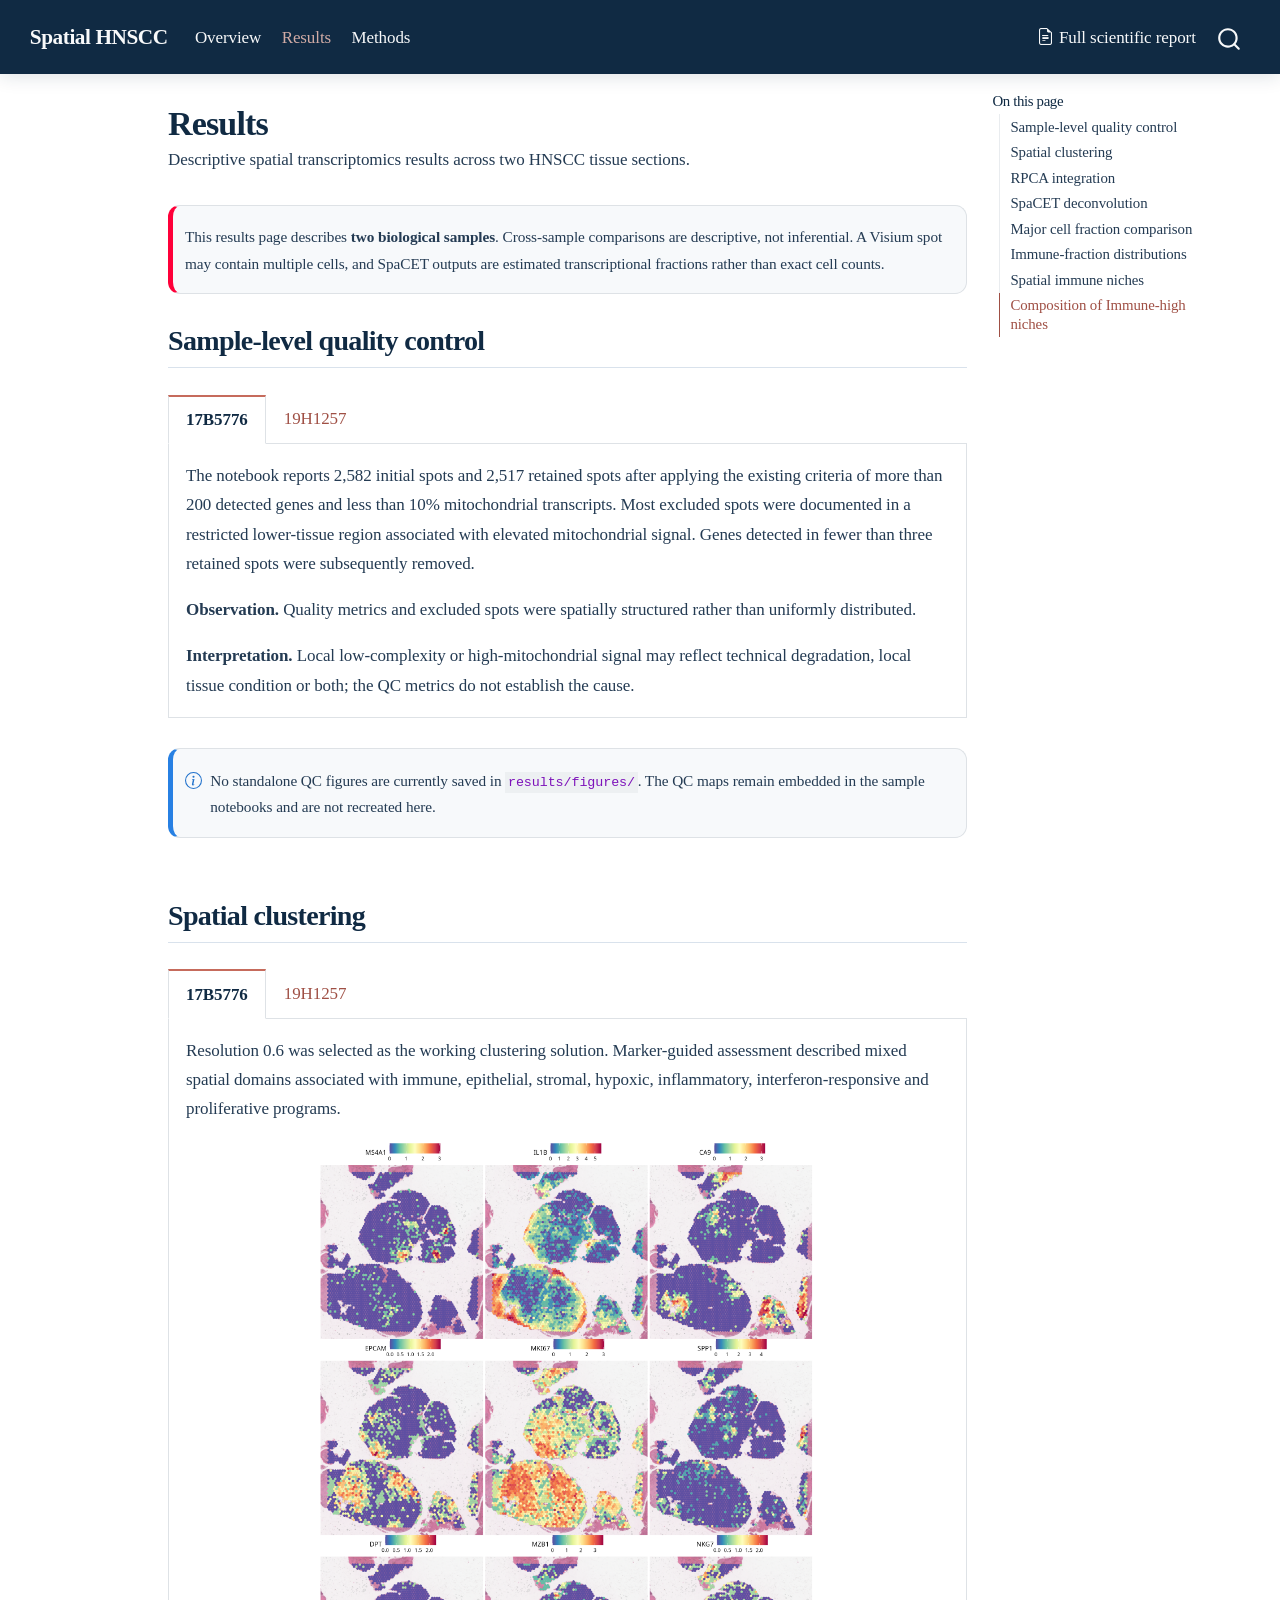
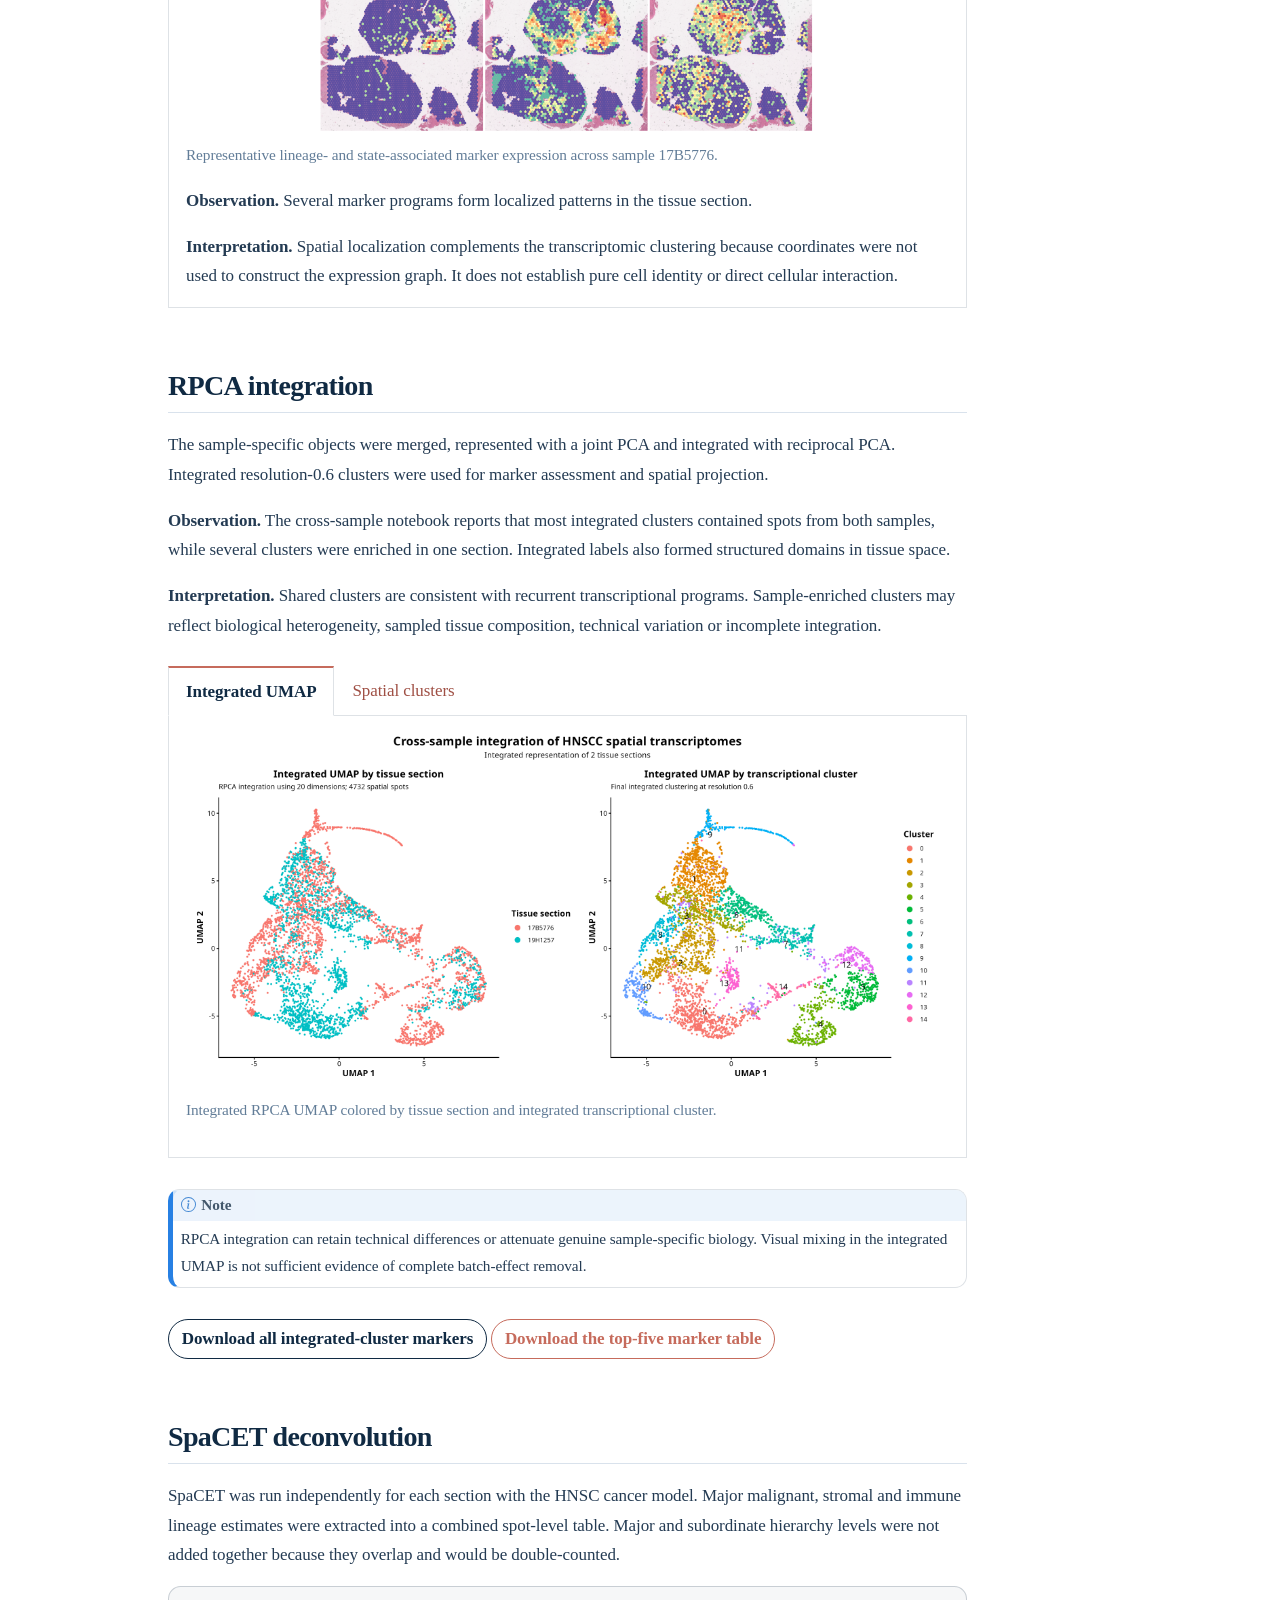
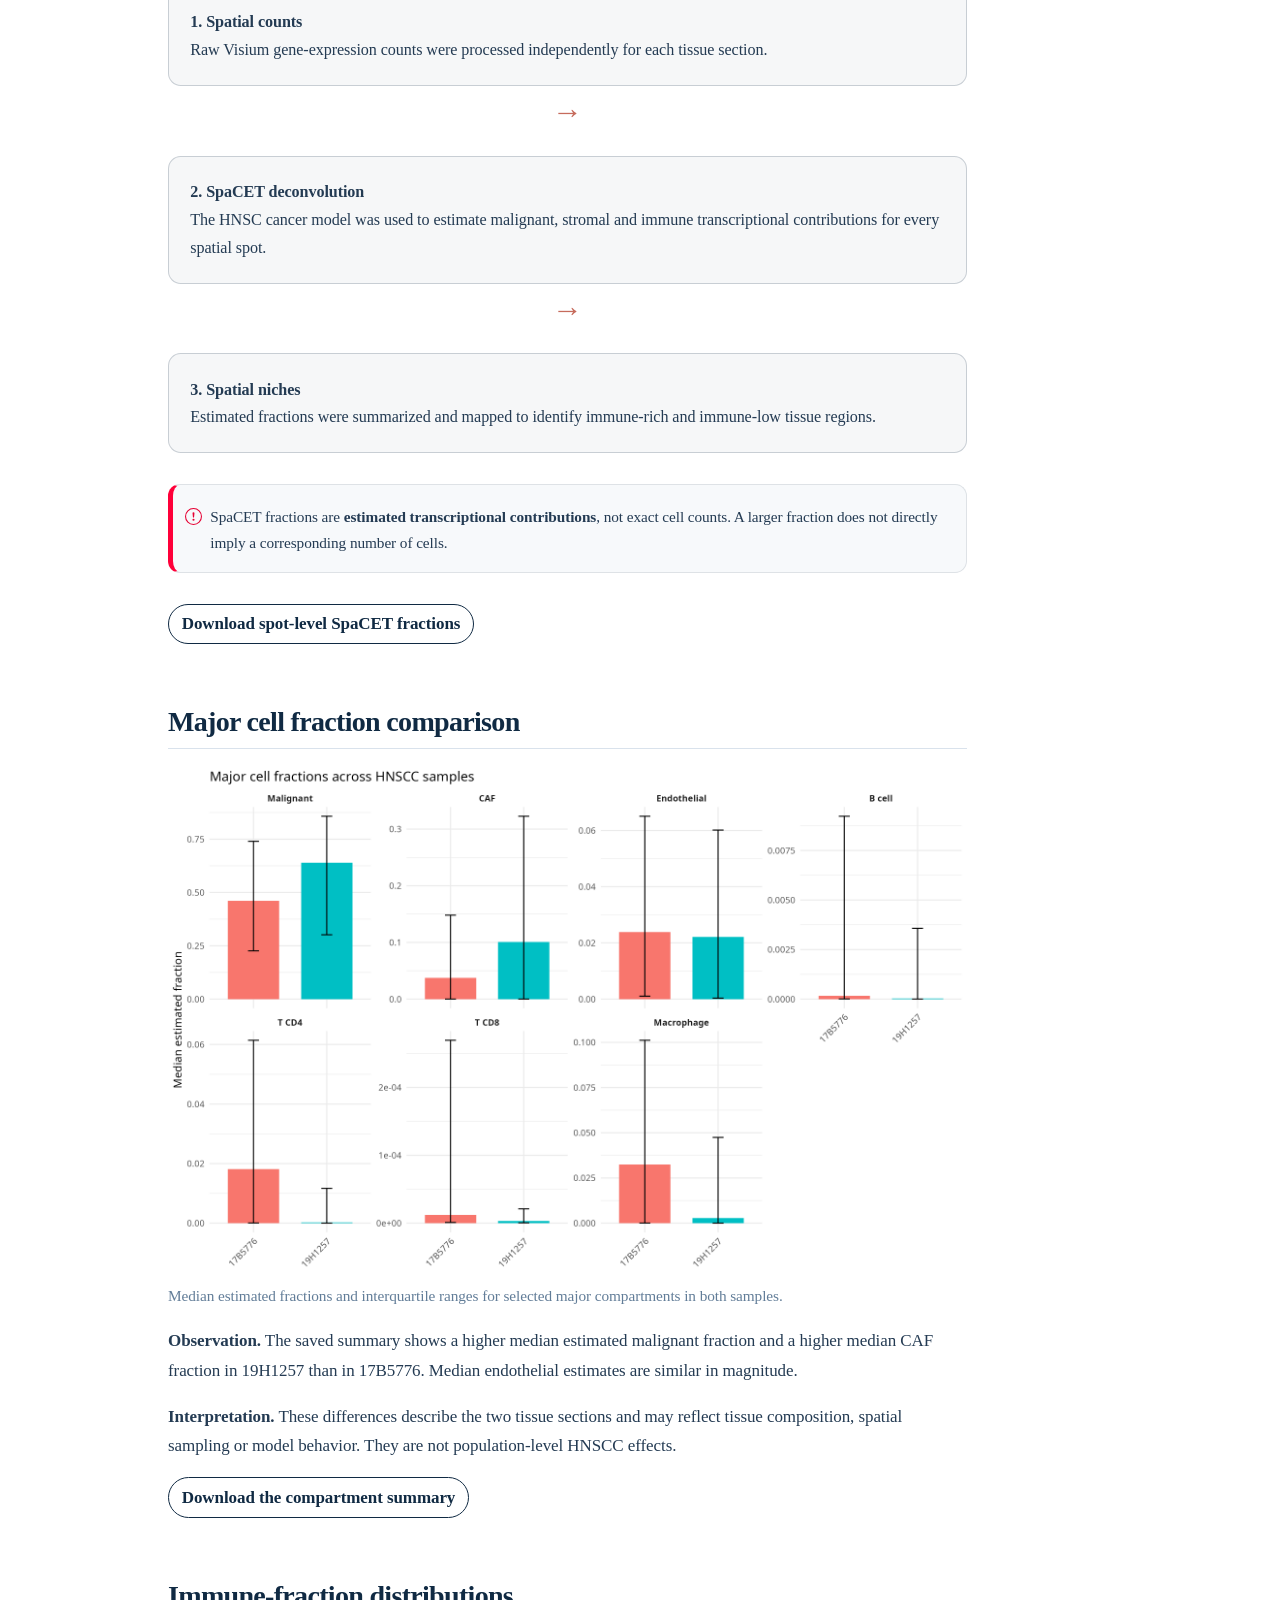
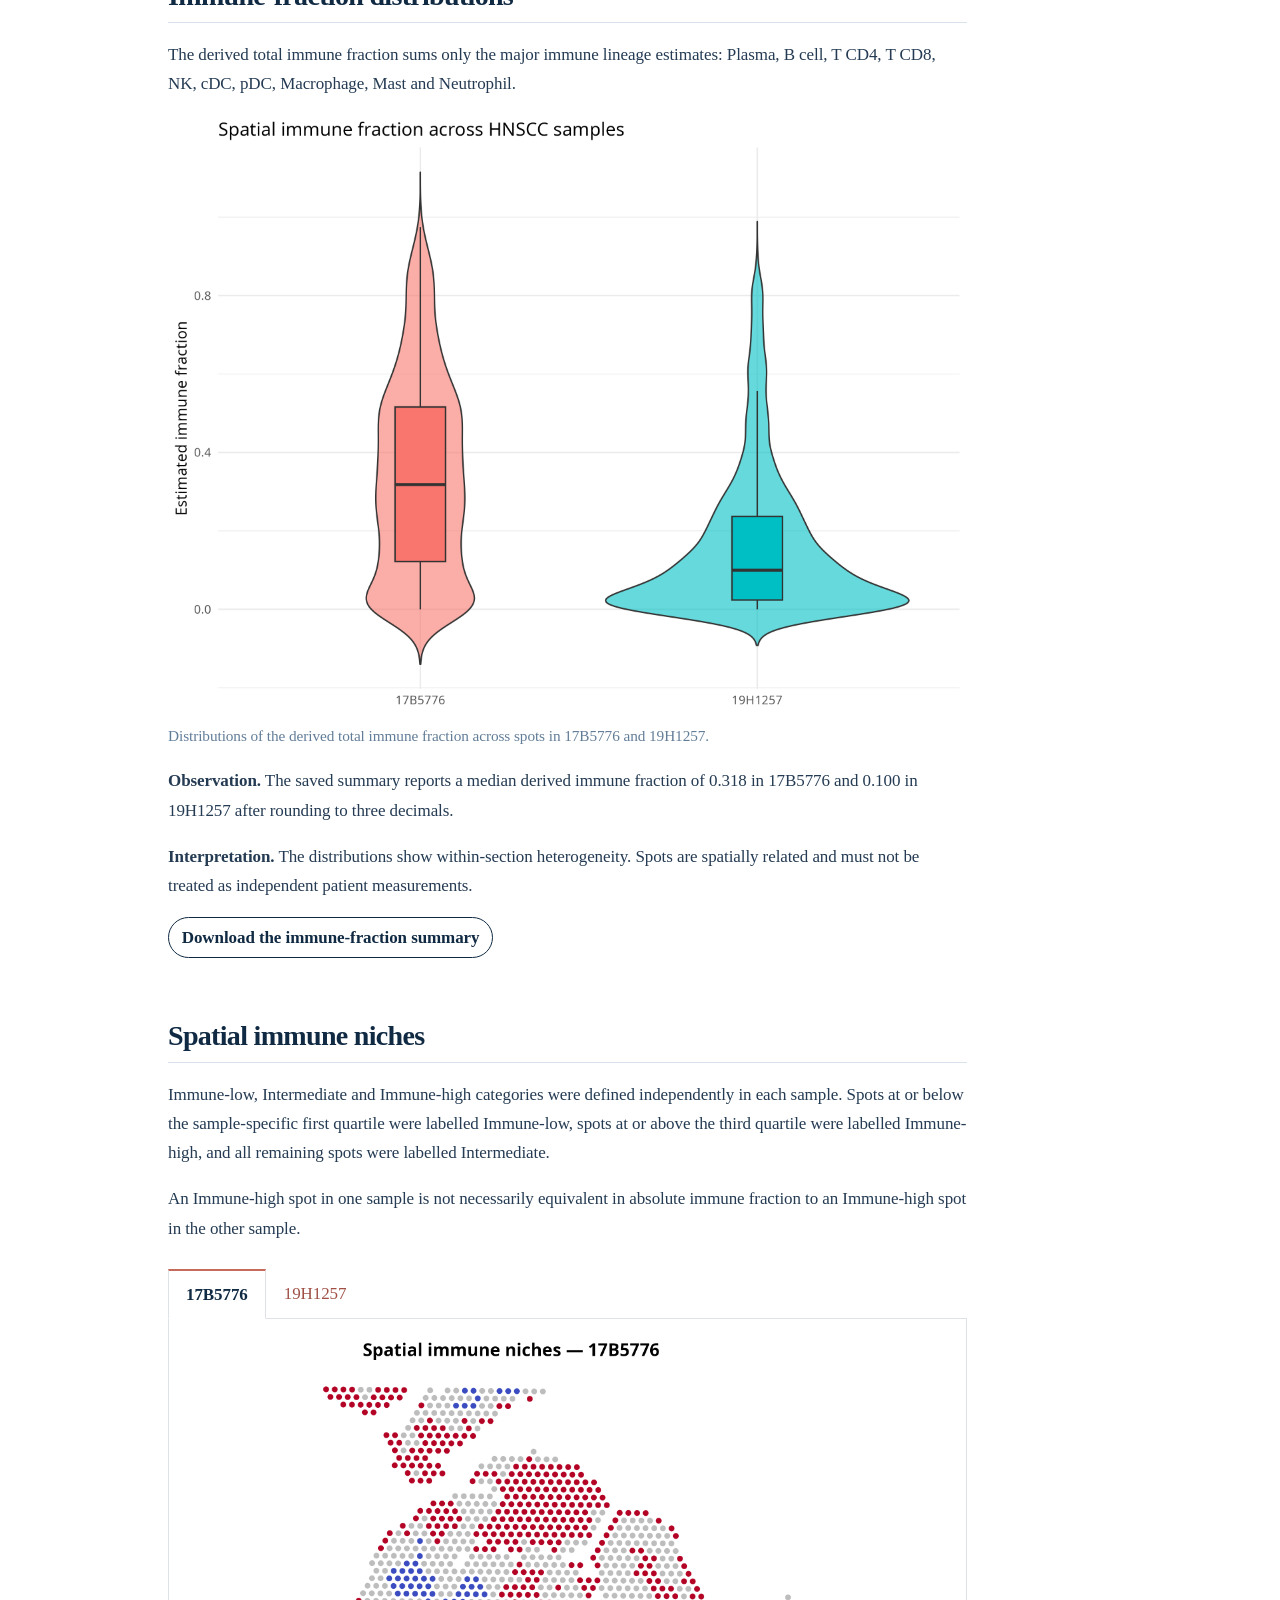
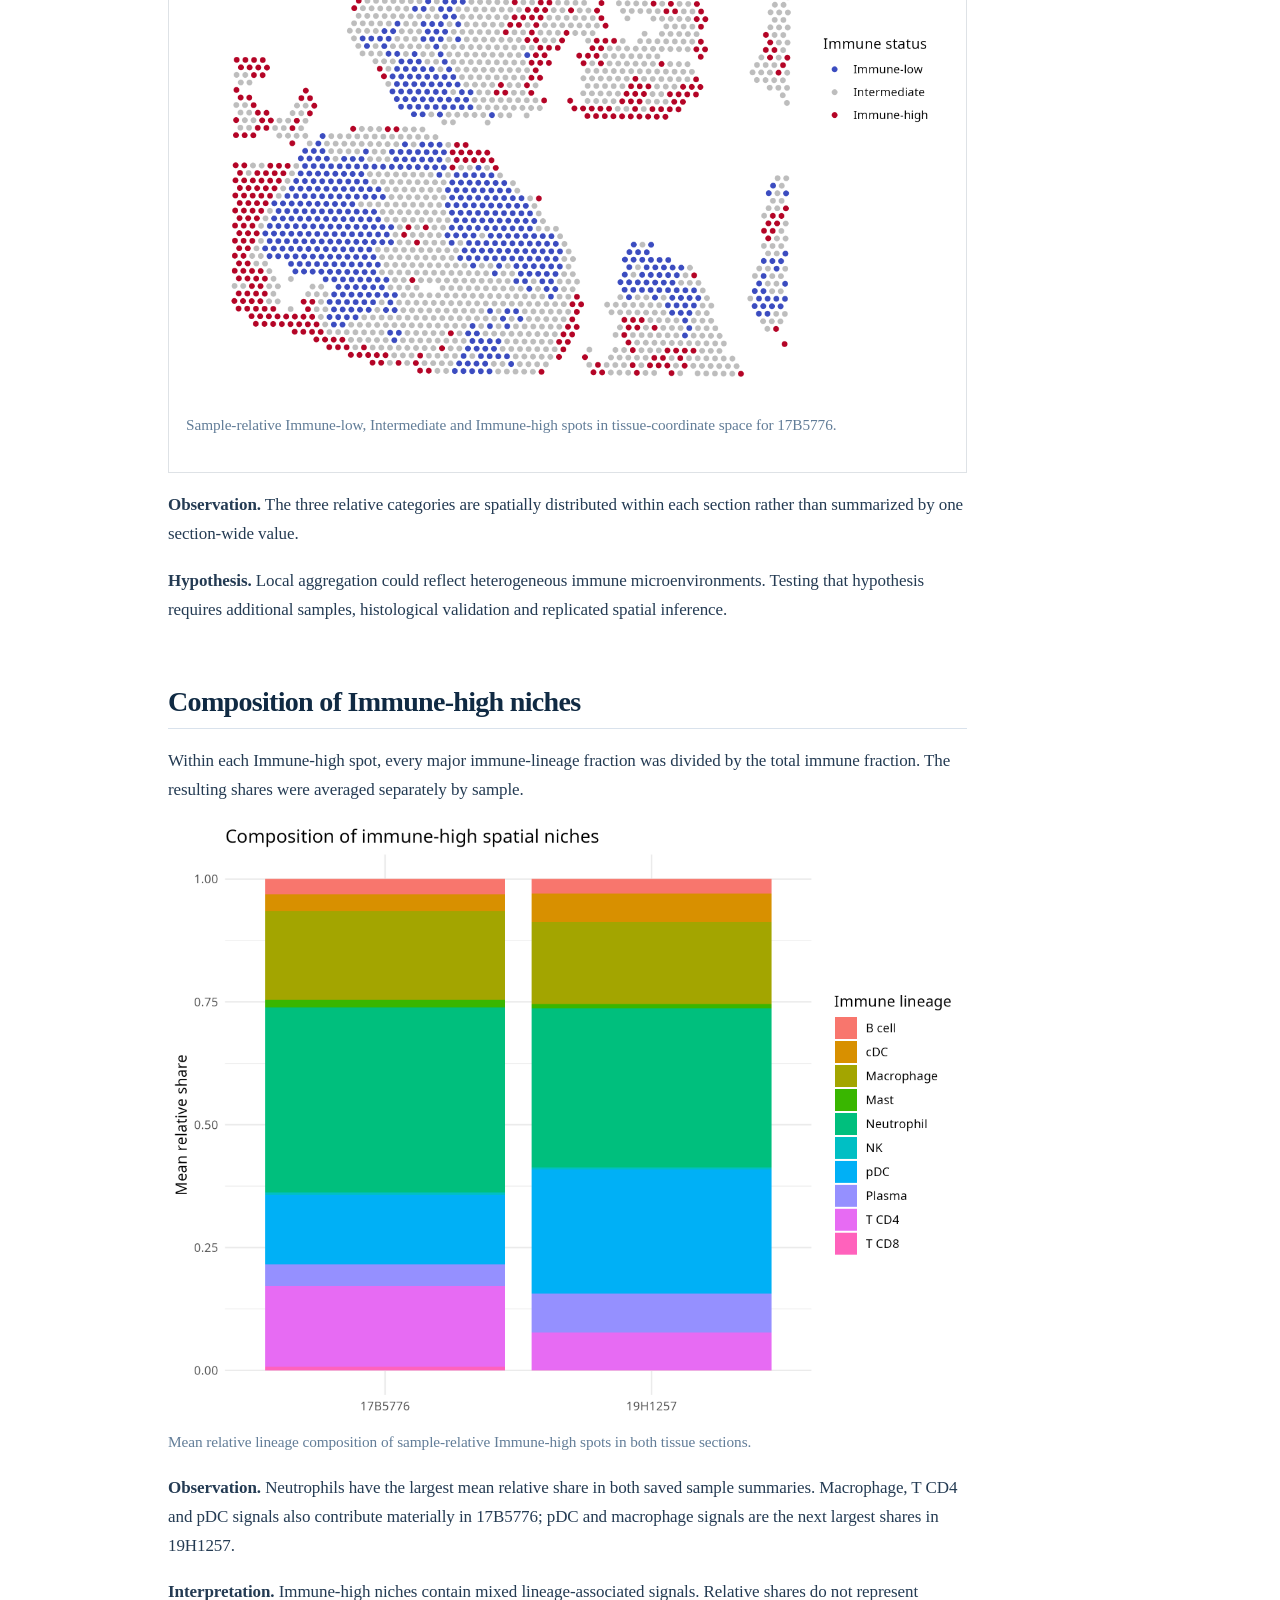
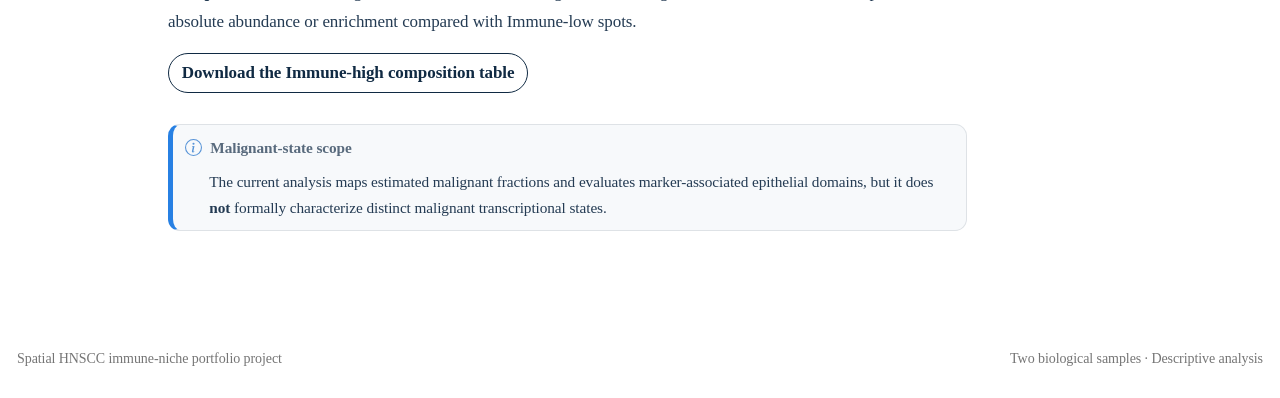
<file: results.html>
<!DOCTYPE html>
<html xmlns="http://www.w3.org/1999/xhtml" lang="en" xml:lang="en"><head>

<meta charset="utf-8">
<meta name="generator" content="quarto-1.10.18">

<meta name="viewport" content="width=device-width, initial-scale=1.0, user-scalable=yes">

<meta name="description" content="Descriptive spatial transcriptomics results across two HNSCC tissue sections.">

<title>Results – Spatial HNSCC</title>
<style>
/* Default styles provided by pandoc.
** See https://pandoc.org/MANUAL.html#variables-for-html for config info.
*/
span.smallcaps{font-variant: small-caps;}
div.columns{display: flex; gap: 1.5em;}
div.column{flex: auto;}
@media screen {
div.columns{gap: min(4vw, 1.5em);}
div.column{overflow-x: auto;}
}
div.hanging-indent{margin-left: 1.5em; text-indent: -1.5em;}
ul.task-list{list-style: none;}
ul.task-list li input[type="checkbox"] {
  width: 0.8em;
  margin: 0 0.8em 0.2em -1em; /* quarto-specific, see https://github.com/quarto-dev/quarto-cli/issues/4556 */ 
  vertical-align: middle;
}
</style>


<script src="site_libs/quarto-nav/quarto-nav.js"></script>
<script src="site_libs/quarto-nav/headroom.min.js"></script>
<script src="site_libs/clipboard/clipboard.min.js"></script>
<script src="site_libs/quarto-search/autocomplete.umd.js"></script>
<script src="site_libs/quarto-search/fuse.min.js"></script>
<script src="site_libs/quarto-search/quarto-search.js"></script>
<meta name="quarto:offset" content="./">
<script src="site_libs/quarto-html/quarto.js" type="module"></script>
<script src="site_libs/quarto-html/tabsets/tabsets.js" type="module"></script>
<script src="site_libs/quarto-html/popper.min.js"></script>
<script src="site_libs/quarto-html/tippy.umd.min.js"></script>
<script src="site_libs/quarto-html/anchor.min.js"></script>
<link href="site_libs/quarto-html/tippy.css" rel="stylesheet">
<link href="site_libs/quarto-html/quarto-syntax-highlighting-64a204ab8560d761af7679ceaba22944.css" rel="stylesheet" id="quarto-text-highlighting-styles">
<script src="site_libs/bootstrap/bootstrap.min.js"></script>
<link href="site_libs/bootstrap/bootstrap-icons.css" rel="stylesheet">
<link href="site_libs/bootstrap/bootstrap-e4c0b440d96377fba4f095884ce3a071.min.css" rel="stylesheet" append-hash="true" id="quarto-bootstrap" data-mode="light">
<script src="site_libs/quarto-contrib/glightbox/glightbox.min.js"></script>
<link href="site_libs/quarto-contrib/glightbox/glightbox.min.css" rel="stylesheet">
<link href="site_libs/quarto-contrib/glightbox/lightbox.css" rel="stylesheet">
<script id="quarto-search-options" type="application/json">{
  "location": "navbar",
  "copy-button": false,
  "collapse-after": 3,
  "panel-placement": "end",
  "type": "overlay",
  "limit": 50,
  "keyboard-shortcut": [
    "f",
    "/",
    "s"
  ],
  "show-item-context": false,
  "language": {
    "search-no-results-text": "No results",
    "search-matching-documents-text": "matching documents",
    "search-copy-link-title": "Copy link to search",
    "search-hide-matches-text": "Hide additional matches",
    "search-more-match-text": "more match in this document",
    "search-more-matches-text": "more matches in this document",
    "search-clear-button-title": "Clear",
    "search-text-placeholder": "",
    "search-detached-cancel-button-title": "Cancel",
    "search-submit-button-title": "Submit",
    "search-label": "Search"
  }
}</script>
<style>html{ scroll-behavior: smooth; }</style>


</head>

<body class="nav-fixed quarto-light">

<div id="quarto-search-results"></div>
  <header id="quarto-header" class="headroom fixed-top">
    <nav class="navbar navbar-expand-lg " data-bs-theme="dark">
      <div class="navbar-container container-fluid">
      <div class="navbar-brand-container mx-auto">
    <a class="navbar-brand" href="./index.html">
    <span class="navbar-title">Spatial HNSCC</span>
    </a>
  </div>
            <div id="quarto-search" class="" title="Search"></div>
          <button class="navbar-toggler" type="button" data-bs-toggle="collapse" data-bs-target="#navbarCollapse" aria-controls="navbarCollapse" role="menu" aria-expanded="false" aria-label="Toggle navigation" onclick="if (window.quartoToggleHeadroom) { window.quartoToggleHeadroom(); }">
  <span class="navbar-toggler-icon"></span>
</button>
          <div class="collapse navbar-collapse" id="navbarCollapse">
            <ul class="navbar-nav navbar-nav-scroll me-auto">
  <li class="nav-item">
    <a class="nav-link" href="./index.html"> 
<span class="menu-text">Overview</span></a>
  </li>  
  <li class="nav-item">
    <a class="nav-link active" href="./results.html" aria-current="page"> 
<span class="menu-text">Results</span></a>
  </li>  
  <li class="nav-item">
    <a class="nav-link" href="./methods.html"> 
<span class="menu-text">Methods</span></a>
  </li>  
</ul>
            <ul class="navbar-nav navbar-nav-scroll ms-auto">
  <li class="nav-item">
    <a class="nav-link" href="./reports/HNSCC_spatial_transcriptomics_report.html"> <i class="bi bi-file-earmark-text" role="img">
</i> 
<span class="menu-text">Full scientific report</span></a>
  </li>  
</ul>
          </div> <!-- /navcollapse -->
            <div class="quarto-navbar-tools">
</div>
      </div> <!-- /container-fluid -->
    </nav>
</header>
<!-- content -->
<div id="quarto-content" class="quarto-container page-columns page-rows-contents page-layout-article page-navbar">
<!-- sidebar -->
<!-- margin-sidebar -->
    <div id="quarto-margin-sidebar" class="sidebar margin-sidebar">
        <nav id="TOC" role="doc-toc" class="toc-active">
    <h2 id="toc-title">On this page</h2>
   
  <ul>
  <li><a href="#sample-level-quality-control" id="toc-sample-level-quality-control" class="nav-link active" data-scroll-target="#sample-level-quality-control">Sample-level quality control</a></li>
  <li><a href="#spatial-clustering" id="toc-spatial-clustering" class="nav-link" data-scroll-target="#spatial-clustering">Spatial clustering</a></li>
  <li><a href="#rpca-integration" id="toc-rpca-integration" class="nav-link" data-scroll-target="#rpca-integration">RPCA integration</a></li>
  <li><a href="#spacet-deconvolution" id="toc-spacet-deconvolution" class="nav-link" data-scroll-target="#spacet-deconvolution">SpaCET deconvolution</a></li>
  <li><a href="#major-cell-fraction-comparison" id="toc-major-cell-fraction-comparison" class="nav-link" data-scroll-target="#major-cell-fraction-comparison">Major cell fraction comparison</a></li>
  <li><a href="#immune-fraction-distributions" id="toc-immune-fraction-distributions" class="nav-link" data-scroll-target="#immune-fraction-distributions">Immune-fraction distributions</a></li>
  <li><a href="#spatial-immune-niches" id="toc-spatial-immune-niches" class="nav-link" data-scroll-target="#spatial-immune-niches">Spatial immune niches</a></li>
  <li><a href="#composition-of-immune-high-niches" id="toc-composition-of-immune-high-niches" class="nav-link" data-scroll-target="#composition-of-immune-high-niches">Composition of Immune-high niches</a></li>
  </ul>
</nav>
    </div>
<!-- main -->
<main class="content" id="quarto-document-content">

<header id="title-block-header" class="quarto-title-block default">
<div class="quarto-title">
<h1 class="title">Results</h1>
</div>

<div>
  <div class="description">
    Descriptive spatial transcriptomics results across two HNSCC tissue sections.
  </div>
</div>


<div class="quarto-title-meta">

    
  
    
  </div>
  


</header>


<div class="callout callout-style-simple callout-important no-icon">
<div class="callout-body d-flex">
<div class="callout-icon-container">
<i class="callout-icon no-icon"></i>
</div>
<div class="callout-body-container">
<p>This results page describes <strong>two biological samples</strong>. Cross-sample comparisons are descriptive, not inferential. A Visium spot may contain multiple cells, and SpaCET outputs are estimated transcriptional fractions rather than exact cell counts.</p>
</div>
</div>
</div>
<section id="sample-level-quality-control" class="level2">
<h2 class="anchored" data-anchor-id="sample-level-quality-control">Sample-level quality control</h2>
<div class="tabset-margin-container"></div><div class="panel-tabset">
<ul class="nav nav-tabs" role="tablist"><li class="nav-item" role="presentation"><a class="nav-link active" id="tabset-1-1-tab" data-bs-toggle="tab" data-bs-target="#tabset-1-1" role="tab" aria-controls="tabset-1-1" aria-selected="true" href="">17B5776</a></li><li class="nav-item" role="presentation"><a class="nav-link" id="tabset-1-2-tab" data-bs-toggle="tab" data-bs-target="#tabset-1-2" role="tab" aria-controls="tabset-1-2" aria-selected="false" href="">19H1257</a></li></ul>
<div class="tab-content">
<div id="tabset-1-1" class="tab-pane active" role="tabpanel" aria-labelledby="tabset-1-1-tab">
<p>The notebook reports 2,582 initial spots and 2,517 retained spots after applying the existing criteria of more than 200 detected genes and less than 10% mitochondrial transcripts. Most excluded spots were documented in a restricted lower-tissue region associated with elevated mitochondrial signal. Genes detected in fewer than three retained spots were subsequently removed.</p>
<p><strong>Observation.</strong> Quality metrics and excluded spots were spatially structured rather than uniformly distributed.</p>
<p><strong>Interpretation.</strong> Local low-complexity or high-mitochondrial signal may reflect technical degradation, local tissue condition or both; the QC metrics do not establish the cause.</p>
</div>
<div id="tabset-1-2" class="tab-pane" role="tabpanel" aria-labelledby="tabset-1-2-tab">
<p>The notebook reports 2,216 initial spots. It states that one spot met the low-feature exclusion criterion and that none exceeded the 10% mitochondrial threshold. Low-feature candidates were mainly located near tissue boundaries.</p>
<p><strong>Observation.</strong> The selected thresholds had a minimal effect on retained spots in this section.</p>
<p><strong>Verification note.</strong> The notebook’s inline QC text refers to an apparently undefined <code>dim_after_qc</code> object. The stated retained-spot count should be confirmed before publication.</p>
</div>
</div>
</div>
<div class="callout callout-style-simple callout-note">
<div class="callout-body d-flex">
<div class="callout-icon-container">
<i class="callout-icon"></i>
</div>
<div class="callout-body-container">
<p>No standalone QC figures are currently saved in <code>results/figures/</code>. The QC maps remain embedded in the sample notebooks and are not recreated here.</p>
</div>
</div>
</div>
</section>
<section id="spatial-clustering" class="level2">
<h2 class="anchored" data-anchor-id="spatial-clustering">Spatial clustering</h2>
<div class="tabset-margin-container"></div><div class="panel-tabset">
<ul class="nav nav-tabs" role="tablist"><li class="nav-item" role="presentation"><a class="nav-link active" id="tabset-2-1-tab" data-bs-toggle="tab" data-bs-target="#tabset-2-1" role="tab" aria-controls="tabset-2-1" aria-selected="true" href="">17B5776</a></li><li class="nav-item" role="presentation"><a class="nav-link" id="tabset-2-2-tab" data-bs-toggle="tab" data-bs-target="#tabset-2-2" role="tab" aria-controls="tabset-2-2" aria-selected="false" href="">19H1257</a></li></ul>
<div class="tab-content">
<div id="tabset-2-1" class="tab-pane active" role="tabpanel" aria-labelledby="tabset-2-1-tab">
<p>Resolution 0.6 was selected as the working clustering solution. Marker-guided assessment described mixed spatial domains associated with immune, epithelial, stromal, hypoxic, inflammatory, interferon-responsive and proliferative programs.</p>
<div class="quarto-figure quarto-figure-center">
<figure class="figure">
<p><a href="results/figures/17B5776_spatial_marker_validation.png" class="lightbox" data-gallery="quarto-lightbox-gallery-1" title="Representative lineage- and state-associated marker expression across sample 17B5776."><img src="results/figures/17B5776_spatial_marker_validation.png" class="img-fluid figure-img" alt="Tissue-coordinate maps showing the spatial expression of nine selected marker genes in sample 17B5776."></a></p>
<figcaption>Representative lineage- and state-associated marker expression across sample 17B5776.</figcaption>
</figure>
</div>
<p><strong>Observation.</strong> Several marker programs form localized patterns in the tissue section.</p>
<p><strong>Interpretation.</strong> Spatial localization complements the transcriptomic clustering because coordinates were not used to construct the expression graph. It does not establish pure cell identity or direct cellular interaction.</p>
</div>
<div id="tabset-2-2" class="tab-pane" role="tabpanel" aria-labelledby="tabset-2-2-tab">
<p>Resolution 0.8 was selected after comparison with resolution 0.6. The notebook reports that the finer solution primarily subdivided two clusters and that the resulting groups showed distinct marker profiles.</p>
<div class="callout callout-style-simple callout-note">
<div class="callout-body d-flex">
<div class="callout-icon-container">
<i class="callout-icon"></i>
</div>
<div class="callout-body-container">
<p>No standalone 19H1257 clustering or marker figure is available in <code>results/figures/</code>; no substitute image is generated.</p>
</div>
</div>
</div>
</div>
</div>
</div>
</section>
<section id="rpca-integration" class="level2">
<h2 class="anchored" data-anchor-id="rpca-integration">RPCA integration</h2>
<p>The sample-specific objects were merged, represented with a joint PCA and integrated with reciprocal PCA. Integrated resolution-0.6 clusters were used for marker assessment and spatial projection.</p>
<p><strong>Observation.</strong> The cross-sample notebook reports that most integrated clusters contained spots from both samples, while several clusters were enriched in one section. Integrated labels also formed structured domains in tissue space.</p>
<p><strong>Interpretation.</strong> Shared clusters are consistent with recurrent transcriptional programs. Sample-enriched clusters may reflect biological heterogeneity, sampled tissue composition, technical variation or incomplete integration.</p>
<div class="tabset-margin-container"></div><div class="panel-tabset">
<ul class="nav nav-tabs" role="tablist"><li class="nav-item" role="presentation"><a class="nav-link active" id="tabset-3-1-tab" data-bs-toggle="tab" data-bs-target="#tabset-3-1" role="tab" aria-controls="tabset-3-1" aria-selected="true" href="">Integrated UMAP</a></li><li class="nav-item" role="presentation"><a class="nav-link" id="tabset-3-2-tab" data-bs-toggle="tab" data-bs-target="#tabset-3-2" role="tab" aria-controls="tabset-3-2" aria-selected="false" href="">Spatial clusters</a></li></ul>
<div class="tab-content">
<div id="tabset-3-1" class="tab-pane active" role="tabpanel" aria-labelledby="tabset-3-1-tab">
<div class="quarto-figure quarto-figure-center">
<figure class="figure">
<p><a href="results/figures/integrated_rpca_umap.png" class="lightbox" data-gallery="quarto-lightbox-gallery-2" title="Integrated RPCA UMAP colored by tissue section and integrated transcriptional cluster."><img src="results/figures/integrated_rpca_umap.png" class="img-fluid figure-img" data-lightbox="true" alt="Integrated RPCA UMAP showing HNSCC spatial spots colored by tissue section and integrated transcriptional cluster."></a></p>
<figcaption>Integrated RPCA UMAP colored by tissue section and integrated transcriptional cluster.</figcaption>
</figure>
</div>
</div>
<div id="tabset-3-2" class="tab-pane" role="tabpanel" aria-labelledby="tabset-3-2-tab">
<div class="quarto-figure quarto-figure-center">
<figure class="figure">
<p><a href="results/figures/integrated_spatial_clusters.png" class="lightbox" data-gallery="quarto-lightbox-gallery-3" title="Spatial distribution of the integrated transcriptional clusters across the two HNSCC tissue sections."><img src="results/figures/integrated_spatial_clusters.png" class="img-fluid figure-img" data-lightbox="true" alt="Spatial maps showing integrated transcriptional clusters across the two HNSCC tissue sections."></a></p>
<figcaption>Spatial distribution of the integrated transcriptional clusters across the two HNSCC tissue sections.</figcaption>
</figure>
</div>
</div>
</div>
</div>
<div class="callout callout-style-default callout-note callout-titled">
<div class="callout-header d-flex align-content-center">
<div class="callout-icon-container">
<i class="callout-icon"></i>
</div>
<div class="callout-title-container flex-fill">
Note
</div>
</div>
<div class="callout-body-container callout-body">
<p>RPCA integration can retain technical differences or attenuate genuine sample-specific biology. Visual mixing in the integrated UMAP is not sufficient evidence of complete batch-effect removal.</p>
</div>
</div>
<p><a href="results/tables/integrated_cluster_markers_res0.6.tsv" class="btn btn-outline-primary">Download all integrated-cluster markers</a> <a href="results/tables/integrated_cluster_top5_markers_res0.6.tsv" class="btn btn-outline-secondary">Download the top-five marker table</a></p>
</section>
<section id="spacet-deconvolution" class="level2">
<h2 class="anchored" data-anchor-id="spacet-deconvolution">SpaCET deconvolution</h2>
<p>SpaCET was run independently for each section with the HNSC cancer model. Major malignant, stromal and immune lineage estimates were extracted into a combined spot-level table. Major and subordinate hierarchy levels were not added together because they overlap and would be double-counted.</p>
<div class="workflow-step">
<p><strong>1. Spatial counts</strong></p>
<p>Raw Visium gene-expression counts were processed independently for each tissue section.</p>
</div>
<div class="workflow-arrow">
<p>→</p>
</div>
<div class="workflow-step">
<p><strong>2. SpaCET deconvolution</strong></p>
<p>The HNSC cancer model was used to estimate malignant, stromal and immune transcriptional contributions for every spatial spot.</p>
</div>
<div class="workflow-arrow">
<p>→</p>
</div>
<div class="workflow-step">
<p><strong>3. Spatial niches</strong></p>
<p>Estimated fractions were summarized and mapped to identify immune-rich and immune-low tissue regions.</p>
</div>
<div class="callout callout-style-simple callout-important">
<div class="callout-body d-flex">
<div class="callout-icon-container">
<i class="callout-icon"></i>
</div>
<div class="callout-body-container">
<p>SpaCET fractions are <strong>estimated transcriptional contributions</strong>, not exact cell counts. A larger fraction does not directly imply a corresponding number of cells.</p>
</div>
</div>
</div>
<p><a href="results/tables/spacet_spot_cell_fractions.csv" class="btn btn-outline-primary">Download spot-level SpaCET fractions</a></p>
</section>
<section id="major-cell-fraction-comparison" class="level2">
<h2 class="anchored" data-anchor-id="major-cell-fraction-comparison">Major cell fraction comparison</h2>
<div class="quarto-figure quarto-figure-center">
<figure class="figure">
<p><a href="results/figures/spacet_major_cell_fractions.png" class="lightbox" data-gallery="quarto-lightbox-gallery-4" title="Median estimated fractions and interquartile ranges for selected major compartments in both samples."><img src="results/figures/spacet_major_cell_fractions.png" class="img-fluid figure-img" alt="Faceted bar chart comparing median malignant, CAF, endothelial, B-cell, CD4 T-cell, CD8 T-cell and macrophage fraction estimates across the two samples."></a></p>
<figcaption>Median estimated fractions and interquartile ranges for selected major compartments in both samples.</figcaption>
</figure>
</div>
<p><strong>Observation.</strong> The saved summary shows a higher median estimated malignant fraction and a higher median CAF fraction in 19H1257 than in 17B5776. Median endothelial estimates are similar in magnitude.</p>
<p><strong>Interpretation.</strong> These differences describe the two tissue sections and may reflect tissue composition, spatial sampling or model behavior. They are not population-level HNSCC effects.</p>
<p><a href="results/tables/spacet_cell_fraction_summary.csv" class="btn btn-outline-primary">Download the compartment summary</a></p>
</section>
<section id="immune-fraction-distributions" class="level2">
<h2 class="anchored" data-anchor-id="immune-fraction-distributions">Immune-fraction distributions</h2>
<p>The derived total immune fraction sums only the major immune lineage estimates: Plasma, B cell, T CD4, T CD8, NK, cDC, pDC, Macrophage, Mast and Neutrophil.</p>
<div class="quarto-figure quarto-figure-center">
<figure class="figure">
<p><a href="results/figures/spacet_immune_fraction_distribution.png" class="lightbox" data-gallery="quarto-lightbox-gallery-5" title="Distributions of the derived total immune fraction across spots in 17B5776 and 19H1257."><img src="results/figures/spacet_immune_fraction_distribution.png" class="img-fluid figure-img" alt="Violin and box plots comparing spot-level derived immune-fraction distributions between the two tissue sections."></a></p>
<figcaption>Distributions of the derived total immune fraction across spots in 17B5776 and 19H1257.</figcaption>
</figure>
</div>
<p><strong>Observation.</strong> The saved summary reports a median derived immune fraction of 0.318 in 17B5776 and 0.100 in 19H1257 after rounding to three decimals.</p>
<p><strong>Interpretation.</strong> The distributions show within-section heterogeneity. Spots are spatially related and must not be treated as independent patient measurements.</p>
<p><a href="results/tables/spacet_immune_fraction_summary.csv" class="btn btn-outline-primary">Download the immune-fraction summary</a></p>
</section>
<section id="spatial-immune-niches" class="level2">
<h2 class="anchored" data-anchor-id="spatial-immune-niches">Spatial immune niches</h2>
<p>Immune-low, Intermediate and Immune-high categories were defined independently in each sample. Spots at or below the sample-specific first quartile were labelled Immune-low, spots at or above the third quartile were labelled Immune-high, and all remaining spots were labelled Intermediate.</p>
<p>An Immune-high spot in one sample is not necessarily equivalent in absolute immune fraction to an Immune-high spot in the other sample.</p>
<div class="tabset-margin-container"></div><div class="panel-tabset">
<ul class="nav nav-tabs" role="tablist"><li class="nav-item" role="presentation"><a class="nav-link active" id="tabset-4-1-tab" data-bs-toggle="tab" data-bs-target="#tabset-4-1" role="tab" aria-controls="tabset-4-1" aria-selected="true" href="">17B5776</a></li><li class="nav-item" role="presentation"><a class="nav-link" id="tabset-4-2-tab" data-bs-toggle="tab" data-bs-target="#tabset-4-2" role="tab" aria-controls="tabset-4-2" aria-selected="false" href="">19H1257</a></li></ul>
<div class="tab-content">
<div id="tabset-4-1" class="tab-pane active" role="tabpanel" aria-labelledby="tabset-4-1-tab">
<div class="quarto-figure quarto-figure-center">
<figure class="figure">
<p><a href="results/figures/17B5776_immune_niches.png" class="lightbox" data-gallery="quarto-lightbox-gallery-6" title="Sample-relative Immune-low, Intermediate and Immune-high spots in tissue-coordinate space for 17B5776."><img src="results/figures/17B5776_immune_niches.png" class="img-fluid figure-img" alt="Spatial scatter plot of sample-relative immune niche categories across tissue section 17B5776."></a></p>
<figcaption>Sample-relative Immune-low, Intermediate and Immune-high spots in tissue-coordinate space for 17B5776.</figcaption>
</figure>
</div>
</div>
<div id="tabset-4-2" class="tab-pane" role="tabpanel" aria-labelledby="tabset-4-2-tab">
<div class="quarto-figure quarto-figure-center">
<figure class="figure">
<p><a href="results/figures/19H1257_immune_niches.png" class="lightbox" data-gallery="quarto-lightbox-gallery-7" title="Sample-relative Immune-low, Intermediate and Immune-high spots in tissue-coordinate space for 19H1257."><img src="results/figures/19H1257_immune_niches.png" class="img-fluid figure-img" alt="Spatial scatter plot of sample-relative immune niche categories across tissue section 19H1257."></a></p>
<figcaption>Sample-relative Immune-low, Intermediate and Immune-high spots in tissue-coordinate space for 19H1257.</figcaption>
</figure>
</div>
</div>
</div>
</div>
<p><strong>Observation.</strong> The three relative categories are spatially distributed within each section rather than summarized by one section-wide value.</p>
<p><strong>Hypothesis.</strong> Local aggregation could reflect heterogeneous immune microenvironments. Testing that hypothesis requires additional samples, histological validation and replicated spatial inference.</p>
</section>
<section id="composition-of-immune-high-niches" class="level2">
<h2 class="anchored" data-anchor-id="composition-of-immune-high-niches">Composition of Immune-high niches</h2>
<p>Within each Immune-high spot, every major immune-lineage fraction was divided by the total immune fraction. The resulting shares were averaged separately by sample.</p>
<div class="quarto-figure quarto-figure-center">
<figure class="figure">
<p><a href="results/figures/spacet_immune_high_niche_composition.png" class="lightbox" data-gallery="quarto-lightbox-gallery-8" title="Mean relative lineage composition of sample-relative Immune-high spots in both tissue sections."><img src="results/figures/spacet_immune_high_niche_composition.png" class="img-fluid figure-img" alt="Stacked bar chart showing the mean relative contributions of ten immune lineages to Immune-high spots in each sample."></a></p>
<figcaption>Mean relative lineage composition of sample-relative Immune-high spots in both tissue sections.</figcaption>
</figure>
</div>
<p><strong>Observation.</strong> Neutrophils have the largest mean relative share in both saved sample summaries. Macrophage, T CD4 and pDC signals also contribute materially in 17B5776; pDC and macrophage signals are the next largest shares in 19H1257.</p>
<p><strong>Interpretation.</strong> Immune-high niches contain mixed lineage-associated signals. Relative shares do not represent absolute abundance or enrichment compared with Immune-low spots.</p>
<p><a href="results/tables/spacet_immune_high_niche_composition.csv" class="btn btn-outline-primary">Download the Immune-high composition table</a></p>
<div class="callout callout-style-simple callout-note callout-titled">
<div class="callout-header d-flex align-content-center">
<div class="callout-icon-container">
<i class="callout-icon"></i>
</div>
<div class="callout-title-container flex-fill">
<span class="screen-reader-only">Note</span>Malignant-state scope
</div>
</div>
<div class="callout-body-container callout-body">
<p>The current analysis maps estimated malignant fractions and evaluates marker-associated epithelial domains, but it does <strong>not</strong> formally characterize distinct malignant transcriptional states.</p>
</div>
</div>


</section>

<a onclick="window.scrollTo(0, 0); return false;" role="button" id="quarto-back-to-top"><i class="bi bi-arrow-up"></i> Back to top</a></main> <!-- /main -->
<script id="quarto-html-after-body" type="application/javascript">
  window.document.addEventListener("DOMContentLoaded", function (event) {
    const icon = "";
    const anchorJS = new window.AnchorJS();
    anchorJS.options = {
      placement: 'right',
      icon: icon
    };
    anchorJS.add('.anchored');
    const isCodeAnnotation = (el) => {
      for (const clz of el.classList) {
        if (clz.startsWith('code-annotation-')) {                     
          return true;
        }
      }
      return false;
    }
    const onCopySuccess = function(e) {
      // button target
      const button = e.trigger;
      // don't keep focus
      button.blur();
      // flash "checked"
      button.classList.add('code-copy-button-checked');
      var currentTitle = button.getAttribute("title");
      button.setAttribute("title", "Copied!");
      let tooltip;
      if (window.bootstrap) {
        button.setAttribute("data-bs-toggle", "tooltip");
        button.setAttribute("data-bs-placement", "left");
        button.setAttribute("data-bs-title", "Copied!");
        tooltip = new bootstrap.Tooltip(button, 
          { trigger: "manual", 
            customClass: "code-copy-button-tooltip",
            offset: [0, -8]});
        tooltip.show();    
      }
      setTimeout(function() {
        if (tooltip) {
          tooltip.hide();
          button.removeAttribute("data-bs-title");
          button.removeAttribute("data-bs-toggle");
          button.removeAttribute("data-bs-placement");
        }
        button.setAttribute("title", currentTitle);
        button.classList.remove('code-copy-button-checked');
      }, 1000);
      // clear code selection
      e.clearSelection();
    }
    const getTextToCopy = function(trigger) {
      const outerScaffold = trigger.parentElement.cloneNode(true);
      const codeEl = outerScaffold.querySelector('code');
      for (const childEl of codeEl.children) {
        if (isCodeAnnotation(childEl)) {
          childEl.remove();
        }
      }
      return codeEl.innerText;
    }
    const clipboard = new window.ClipboardJS('.code-copy-button:not([data-in-quarto-modal])', {
      text: getTextToCopy
    });
    clipboard.on('success', onCopySuccess);
    if (window.document.getElementById('quarto-embedded-source-code-modal')) {
      const clipboardModal = new window.ClipboardJS('.code-copy-button[data-in-quarto-modal]', {
        text: getTextToCopy,
        container: window.document.getElementById('quarto-embedded-source-code-modal')
      });
      clipboardModal.on('success', onCopySuccess);
    }
      var localhostRegex = new RegExp(/^(?:http|https):\/\/localhost\:?[0-9]*\//);
      var mailtoRegex = new RegExp(/^mailto:/);
        var filterRegex = new RegExp('/' + window.location.host + '/');
      var isInternal = (href) => {
          return filterRegex.test(href) || localhostRegex.test(href) || mailtoRegex.test(href);
      }
      // Inspect non-navigation links and adorn them if external
     var links = window.document.querySelectorAll('a[href]:not(.nav-link):not(.navbar-brand):not(.toc-action):not(.sidebar-link):not(.sidebar-item-toggle):not(.pagination-link):not(.no-external):not([aria-hidden]):not(.dropdown-item):not(.quarto-navigation-tool):not(.about-link)');
      for (var i=0; i<links.length; i++) {
        const link = links[i];
        if (!isInternal(link.href)) {
          // undo the damage that might have been done by quarto-nav.js in the case of
          // links that we want to consider external
          if (link.dataset.originalHref !== undefined) {
            link.href = link.dataset.originalHref;
          }
            // target, if specified
            link.setAttribute("target", "_blank");
            if (link.getAttribute("rel") === null) {
              link.setAttribute("rel", "noopener");
            }
        }
      }
    function tippyHover(el, contentFn, onTriggerFn, onUntriggerFn) {
      const config = {
        allowHTML: true,
        maxWidth: 500,
        delay: 100,
        arrow: false,
        appendTo: function(el) {
            return el.parentElement;
        },
        interactive: true,
        interactiveBorder: 10,
        theme: 'quarto',
        placement: 'bottom-start',
      };
      if (contentFn) {
        config.content = contentFn;
      }
      if (onTriggerFn) {
        config.onTrigger = onTriggerFn;
      }
      if (onUntriggerFn) {
        config.onUntrigger = onUntriggerFn;
      }
      window.tippy(el, config); 
    }
    const noterefs = window.document.querySelectorAll('a[role="doc-noteref"]');
    for (var i=0; i<noterefs.length; i++) {
      const ref = noterefs[i];
      tippyHover(ref, function() {
        // use id or data attribute instead here
        let href = ref.getAttribute('data-footnote-href') || ref.getAttribute('href');
        try { href = new URL(href).hash; } catch {}
        const id = href.replace(/^#\/?/, "");
        const note = window.document.getElementById(id);
        if (note) {
          return note.innerHTML;
        } else {
          return "";
        }
      });
    }
    const xrefs = window.document.querySelectorAll('a.quarto-xref');
    const processXRef = (id, note) => {
      // Strip column container classes
      const stripColumnClz = (el) => {
        el.classList.remove("page-full", "page-columns");
        if (el.children) {
          for (const child of el.children) {
            stripColumnClz(child);
          }
        }
      }
      stripColumnClz(note)
      if (id === null || id.startsWith('sec-')) {
        // Special case sections, only their first couple elements
        const container = document.createElement("div");
        if (note.children && note.children.length > 2) {
          container.appendChild(note.children[0].cloneNode(true));
          for (let i = 1; i < note.children.length; i++) {
            const child = note.children[i];
            if (child.tagName === "P" && child.innerText === "") {
              continue;
            } else {
              container.appendChild(child.cloneNode(true));
              break;
            }
          }
          if (window.Quarto?.typesetMath) {
            window.Quarto.typesetMath(container);
          }
          return container.innerHTML
        } else {
          if (window.Quarto?.typesetMath) {
            window.Quarto.typesetMath(note);
          }
          return note.innerHTML;
        }
      } else {
        // Remove any anchor links if they are present
        const anchorLink = note.querySelector('a.anchorjs-link');
        if (anchorLink) {
          anchorLink.remove();
        }
        if (window.Quarto?.typesetMath) {
          window.Quarto.typesetMath(note);
        }
        if (note.classList.contains("callout")) {
          return note.outerHTML;
        } else {
          return note.innerHTML;
        }
      }
    }
    for (var i=0; i<xrefs.length; i++) {
      const xref = xrefs[i];
      tippyHover(xref, undefined, function(instance) {
        instance.disable();
        let url = xref.getAttribute('href');
        let hash = undefined; 
        if (url.startsWith('#')) {
          hash = url;
        } else {
          try { hash = new URL(url).hash; } catch {}
        }
        if (hash) {
          const id = hash.replace(/^#\/?/, "");
          const note = window.document.getElementById(id);
          if (note !== null) {
            try {
              const html = processXRef(id, note.cloneNode(true));
              instance.setContent(html);
            } finally {
              instance.enable();
              instance.show();
            }
          } else {
            // See if we can fetch this
            fetch(url.split('#')[0])
            .then(res => res.text())
            .then(html => {
              const parser = new DOMParser();
              const htmlDoc = parser.parseFromString(html, "text/html");
              const note = htmlDoc.getElementById(id);
              if (note !== null) {
                const html = processXRef(id, note);
                instance.setContent(html);
              } 
            }).finally(() => {
              instance.enable();
              instance.show();
            });
          }
        } else {
          // See if we can fetch a full url (with no hash to target)
          // This is a special case and we should probably do some content thinning / targeting
          fetch(url)
          .then(res => res.text())
          .then(html => {
            const parser = new DOMParser();
            const htmlDoc = parser.parseFromString(html, "text/html");
            const note = htmlDoc.querySelector('main.content');
            if (note !== null) {
              // This should only happen for chapter cross references
              // (since there is no id in the URL)
              // remove the first header
              if (note.children.length > 0 && note.children[0].tagName === "HEADER") {
                note.children[0].remove();
              }
              const html = processXRef(null, note);
              instance.setContent(html);
            } 
          }).finally(() => {
            instance.enable();
            instance.show();
          });
        }
      }, function(instance) {
      });
    }
        let selectedAnnoteEl;
        const selectorForAnnotation = ( cell, annotation) => {
          let cellAttr = 'data-code-cell="' + cell + '"';
          let lineAttr = 'data-code-annotation="' +  annotation + '"';
          const selector = 'span[' + cellAttr + '][' + lineAttr + ']';
          return selector;
        }
        const selectCodeLines = (annoteEl) => {
          const doc = window.document;
          const targetCell = annoteEl.getAttribute("data-target-cell");
          const targetAnnotation = annoteEl.getAttribute("data-target-annotation");
          const annoteSpan = window.document.querySelector(selectorForAnnotation(targetCell, targetAnnotation));
          const lines = annoteSpan.getAttribute("data-code-lines").split(",");
          const lineIds = lines.map((line) => {
            return targetCell + "-" + line;
          })
          let top = null;
          let height = null;
          let parent = null;
          if (lineIds.length > 0) {
              //compute the position of the single el (top and bottom and make a div)
              const el = window.document.getElementById(lineIds[0]);
              top = el.offsetTop;
              height = el.offsetHeight;
              parent = el.parentElement.parentElement;
            if (lineIds.length > 1) {
              const lastEl = window.document.getElementById(lineIds[lineIds.length - 1]);
              const bottom = lastEl.offsetTop + lastEl.offsetHeight;
              height = bottom - top;
            }
            if (top !== null && height !== null && parent !== null) {
              // cook up a div (if necessary) and position it 
              let div = window.document.getElementById("code-annotation-line-highlight");
              if (div === null) {
                div = window.document.createElement("div");
                div.setAttribute("id", "code-annotation-line-highlight");
                div.style.position = 'absolute';
                parent.appendChild(div);
              }
              div.style.top = top - 2 + "px";
              div.style.height = height + 4 + "px";
              div.style.left = 0;
              let gutterDiv = window.document.getElementById("code-annotation-line-highlight-gutter");
              if (gutterDiv === null) {
                gutterDiv = window.document.createElement("div");
                gutterDiv.setAttribute("id", "code-annotation-line-highlight-gutter");
                gutterDiv.style.position = 'absolute';
                const codeCell = window.document.getElementById(targetCell);
                const gutter = codeCell.querySelector('.code-annotation-gutter');
                gutter.appendChild(gutterDiv);
              }
              gutterDiv.style.top = top - 2 + "px";
              gutterDiv.style.height = height + 4 + "px";
            }
            selectedAnnoteEl = annoteEl;
          }
        };
        const unselectCodeLines = () => {
          const elementsIds = ["code-annotation-line-highlight", "code-annotation-line-highlight-gutter"];
          elementsIds.forEach((elId) => {
            const div = window.document.getElementById(elId);
            if (div) {
              div.remove();
            }
          });
          selectedAnnoteEl = undefined;
        };
          // Handle positioning of the toggle
      window.addEventListener(
        "resize",
        throttle(() => {
          elRect = undefined;
          if (selectedAnnoteEl) {
            selectCodeLines(selectedAnnoteEl);
          }
        }, 10)
      );
      function throttle(fn, ms) {
      let throttle = false;
      let timer;
        return (...args) => {
          if(!throttle) { // first call gets through
              fn.apply(this, args);
              throttle = true;
          } else { // all the others get throttled
              if(timer) clearTimeout(timer); // cancel #2
              timer = setTimeout(() => {
                fn.apply(this, args);
                timer = throttle = false;
              }, ms);
          }
        };
      }
        // Attach click handler to the DT
        const annoteDls = window.document.querySelectorAll('dt[data-target-cell]');
        for (const annoteDlNode of annoteDls) {
          annoteDlNode.addEventListener('click', (event) => {
            const clickedEl = event.target;
            if (clickedEl !== selectedAnnoteEl) {
              unselectCodeLines();
              const activeEl = window.document.querySelector('dt[data-target-cell].code-annotation-active');
              if (activeEl) {
                activeEl.classList.remove('code-annotation-active');
              }
              selectCodeLines(clickedEl);
              clickedEl.classList.add('code-annotation-active');
            } else {
              // Unselect the line
              unselectCodeLines();
              clickedEl.classList.remove('code-annotation-active');
            }
          });
        }
    const findCites = (el) => {
      const parentEl = el.parentElement;
      if (parentEl) {
        const cites = parentEl.dataset.cites;
        if (cites) {
          return {
            el,
            cites: cites.split(' ')
          };
        } else {
          return findCites(el.parentElement)
        }
      } else {
        return undefined;
      }
    };
    var bibliorefs = window.document.querySelectorAll('a[role="doc-biblioref"]');
    for (var i=0; i<bibliorefs.length; i++) {
      const ref = bibliorefs[i];
      const citeInfo = findCites(ref);
      if (citeInfo) {
        tippyHover(citeInfo.el, function() {
          var popup = window.document.createElement('div');
          citeInfo.cites.forEach(function(cite) {
            var citeDiv = window.document.createElement('div');
            citeDiv.classList.add('hanging-indent');
            citeDiv.classList.add('csl-entry');
            var biblioDiv = window.document.getElementById('ref-' + cite);
            if (biblioDiv) {
              citeDiv.innerHTML = biblioDiv.innerHTML;
            }
            popup.appendChild(citeDiv);
          });
          return popup.innerHTML;
        });
      }
    }
  });
  </script>
</div> <!-- /content -->
<footer class="footer">
  <div class="nav-footer">
    <div class="nav-footer-left">
<p>Spatial HNSCC immune-niche portfolio project</p>
</div>   
    <div class="nav-footer-center">
      &nbsp;
    </div>
    <div class="nav-footer-right">
<p>Two biological samples · Descriptive analysis</p>
</div>
  </div>
</footer>
<script>var lightboxQuarto = GLightbox({"closeEffect":"zoom","descPosition":"bottom","loop":false,"openEffect":"zoom","selector":".lightbox"});
(function() {
  let previousOnload = window.onload;
  window.onload = () => {
    if (previousOnload) {
      previousOnload();
    }
    lightboxQuarto.on('slide_before_load', (data) => {
      const { slideIndex, slideNode, slideConfig, player, trigger } = data;
      const href = trigger.getAttribute('href');
      if (href !== null) {
        const imgEl = window.document.querySelector(`a[href="${href}"] img`);
        if (imgEl !== null) {
          const srcAttr = imgEl.getAttribute("src");
          if (srcAttr && srcAttr.startsWith("data:")) {
            slideConfig.href = srcAttr;
          }
        }
      } 
    });
  
    lightboxQuarto.on('slide_after_load', (data) => {
      const { slideIndex, slideNode, slideConfig, player, trigger } = data;
      if (window.Quarto?.typesetMath) {
        window.Quarto.typesetMath(slideNode);
      }
    });
  
  };
  
})();
          </script>




<script src="site_libs/quarto-html/zenscroll-min.js"></script>
</body></html>
</file>
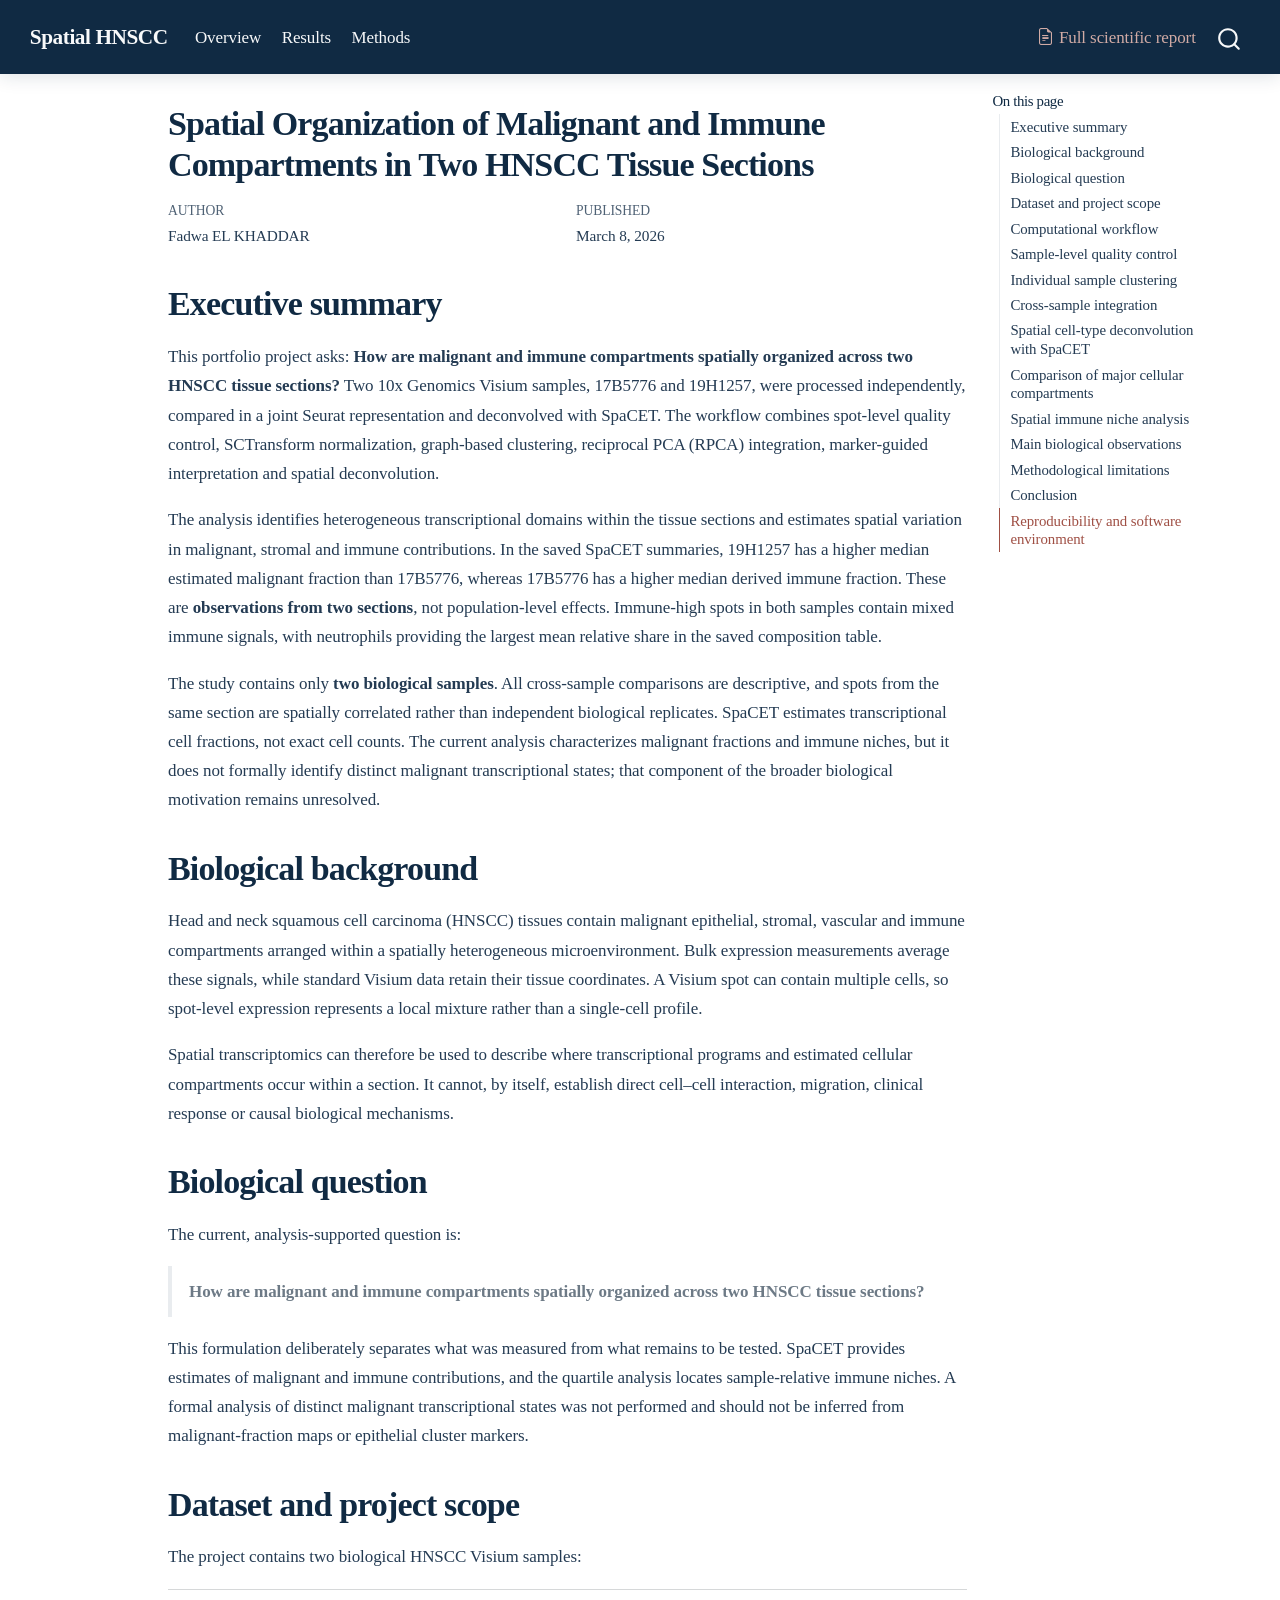
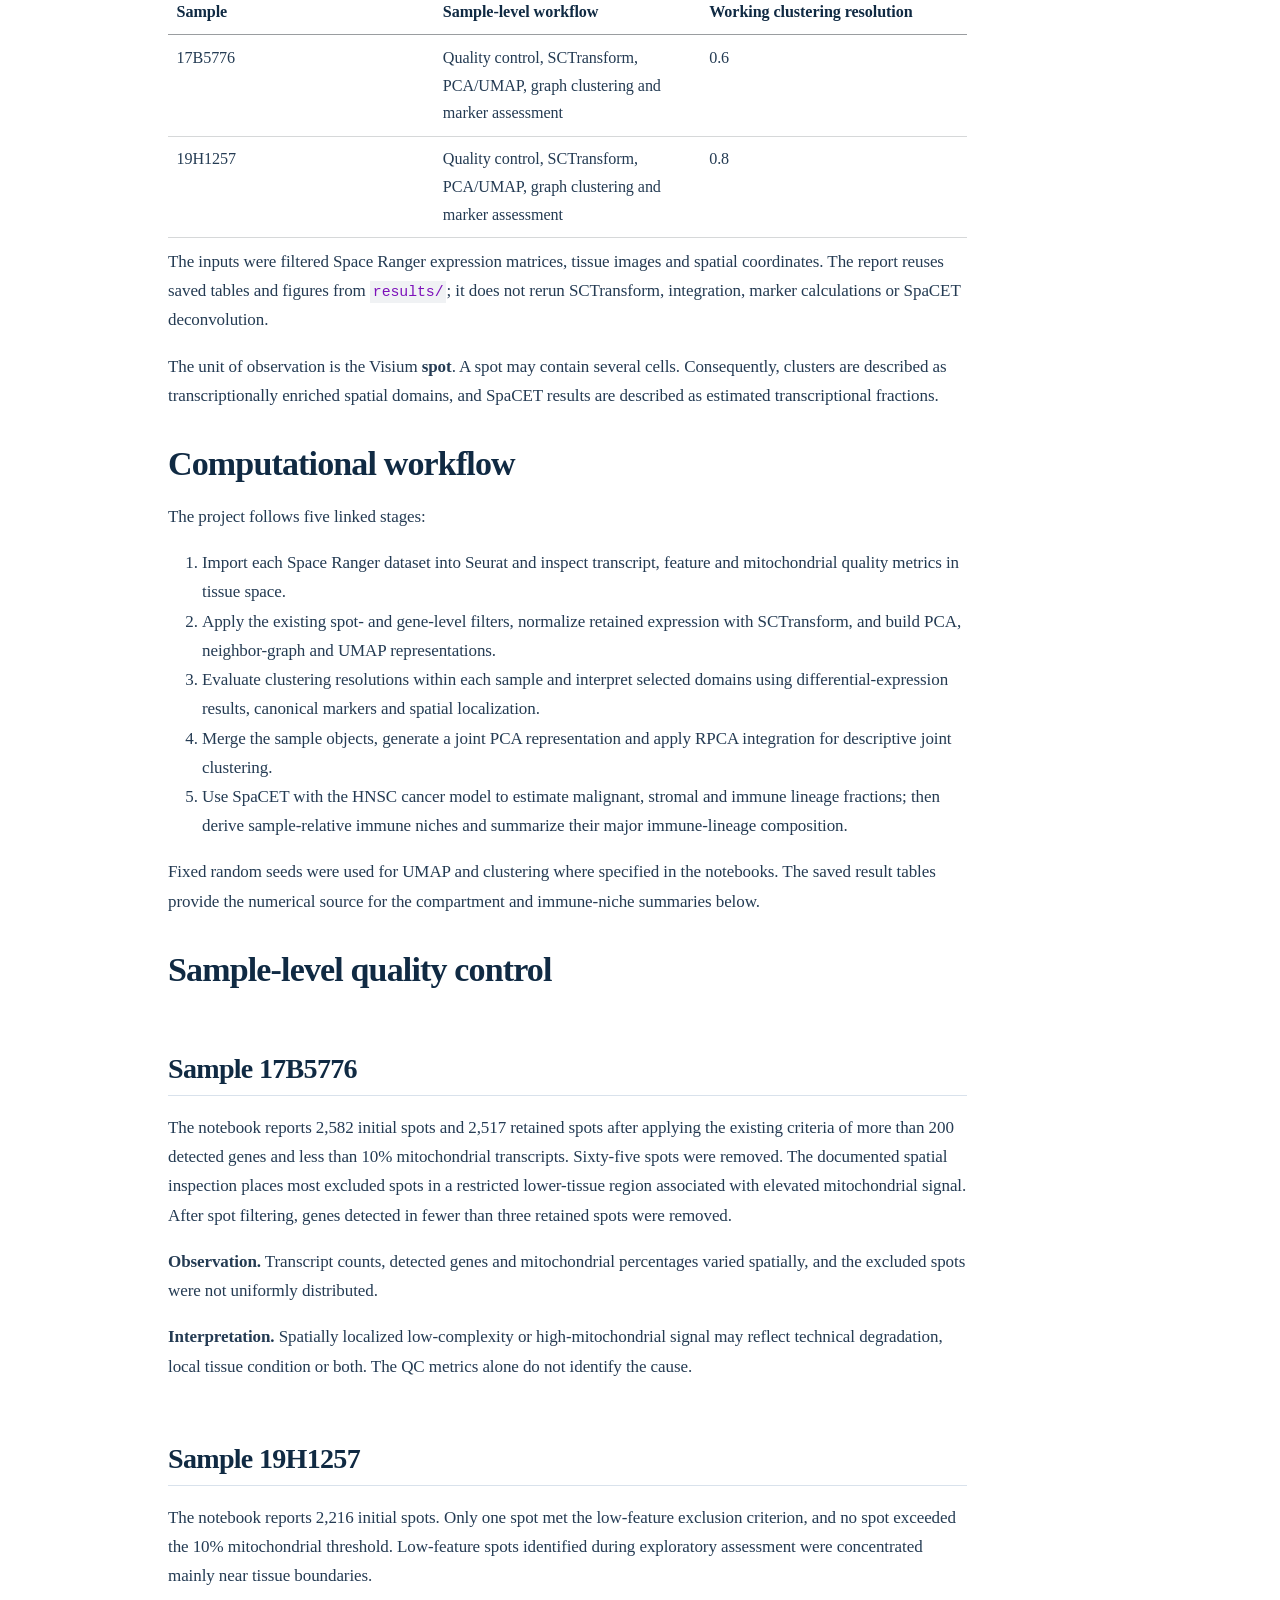
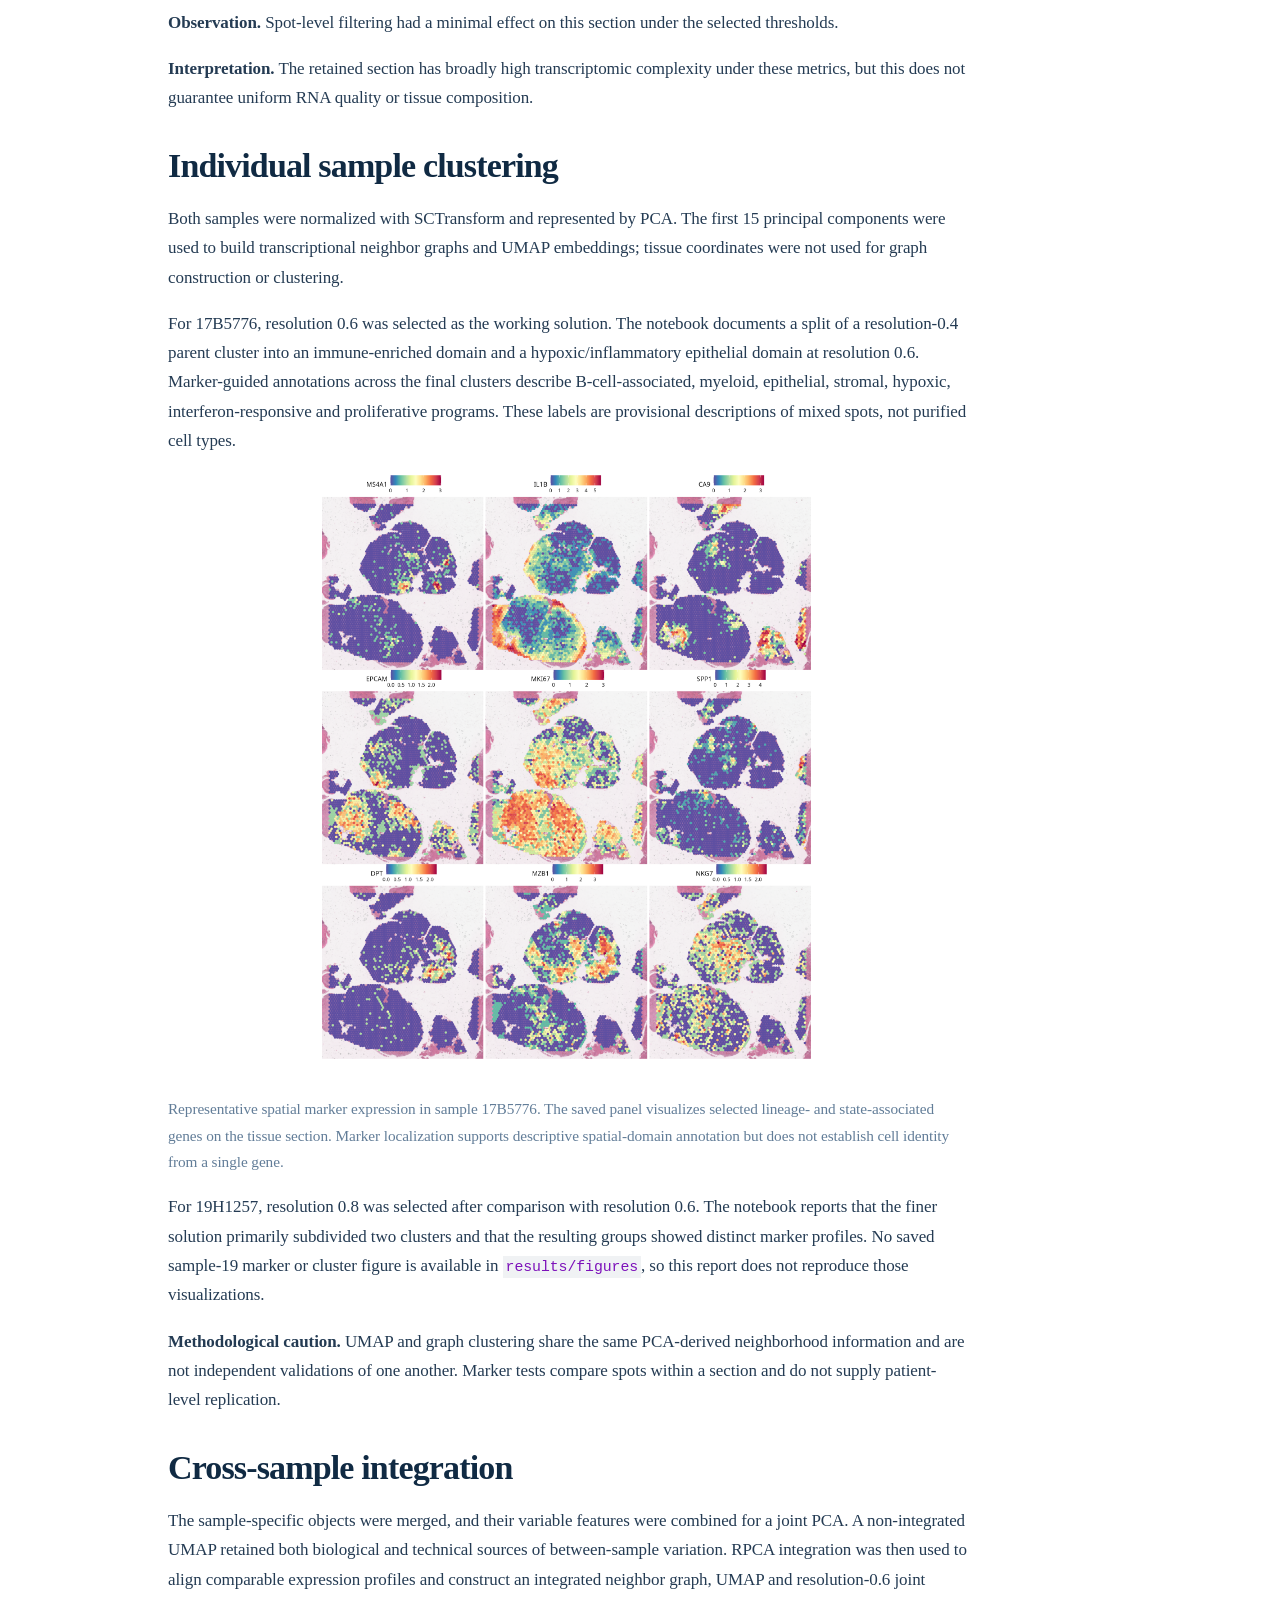
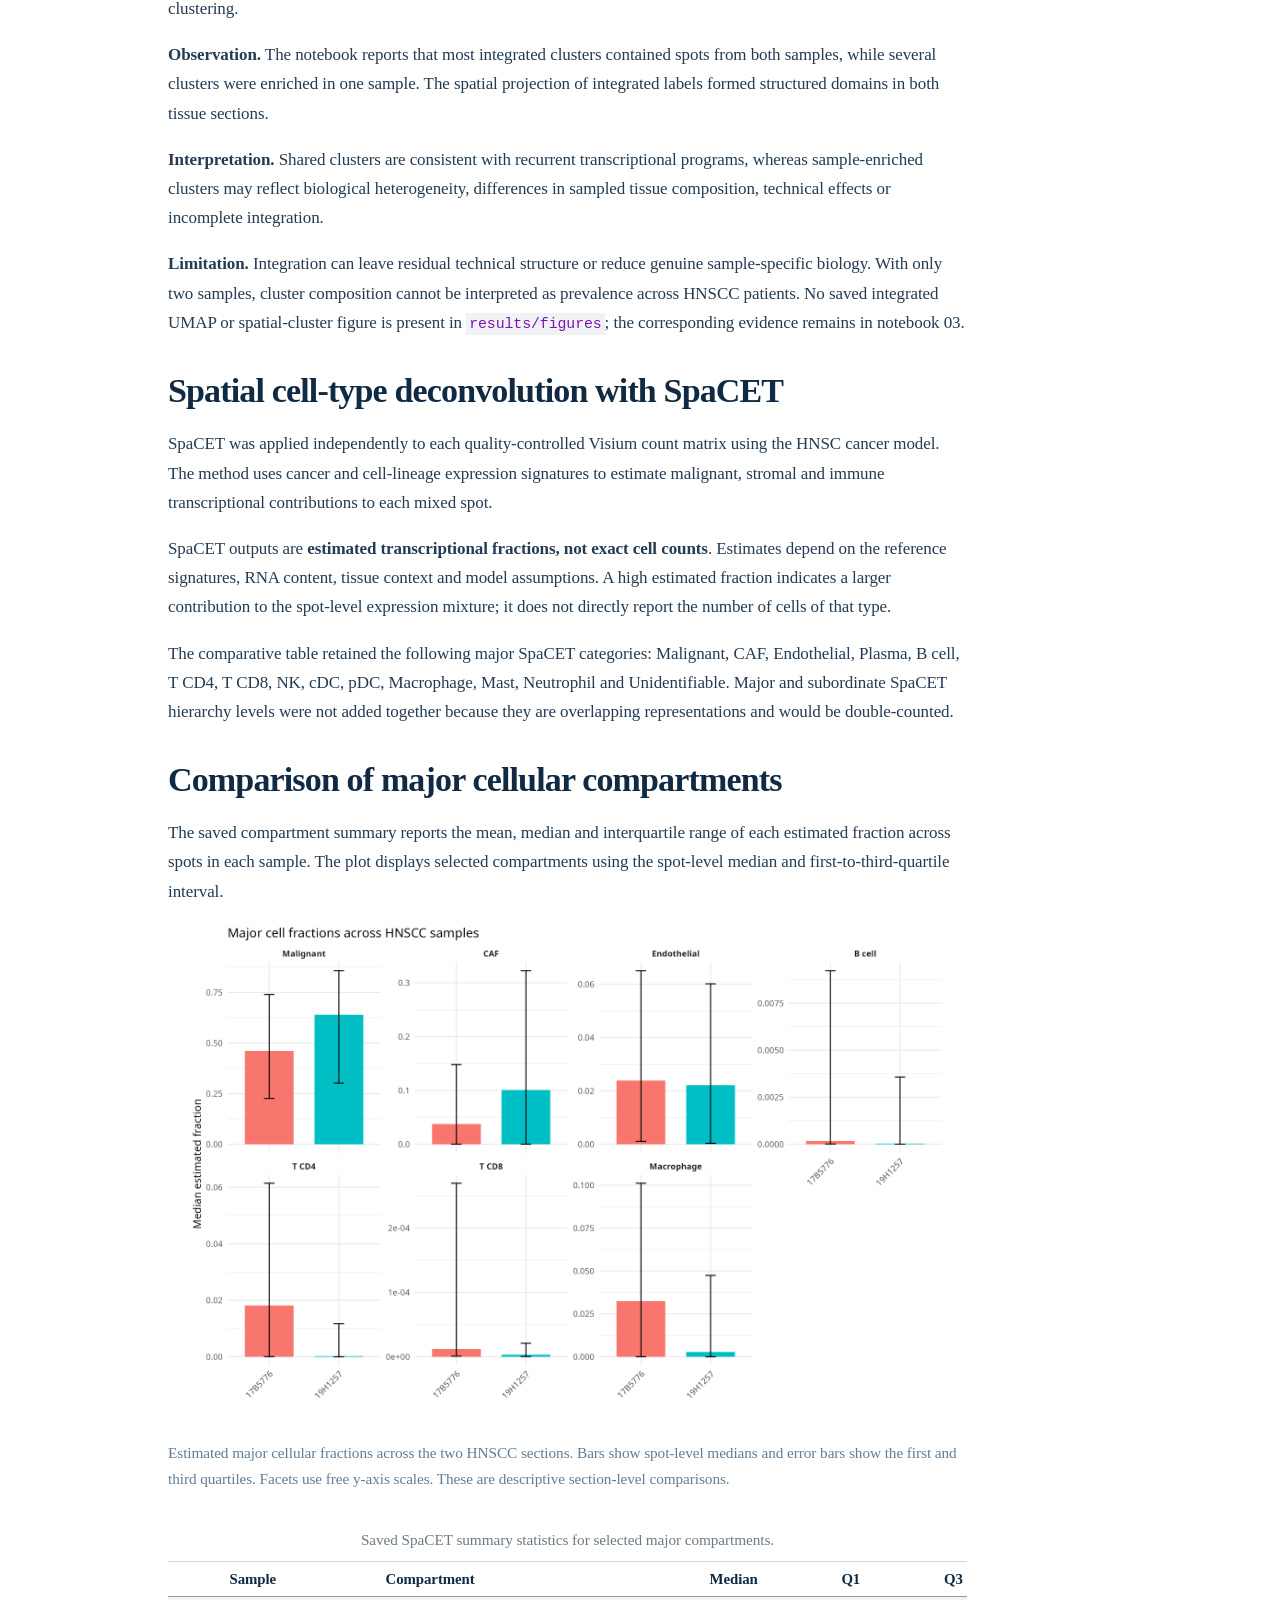
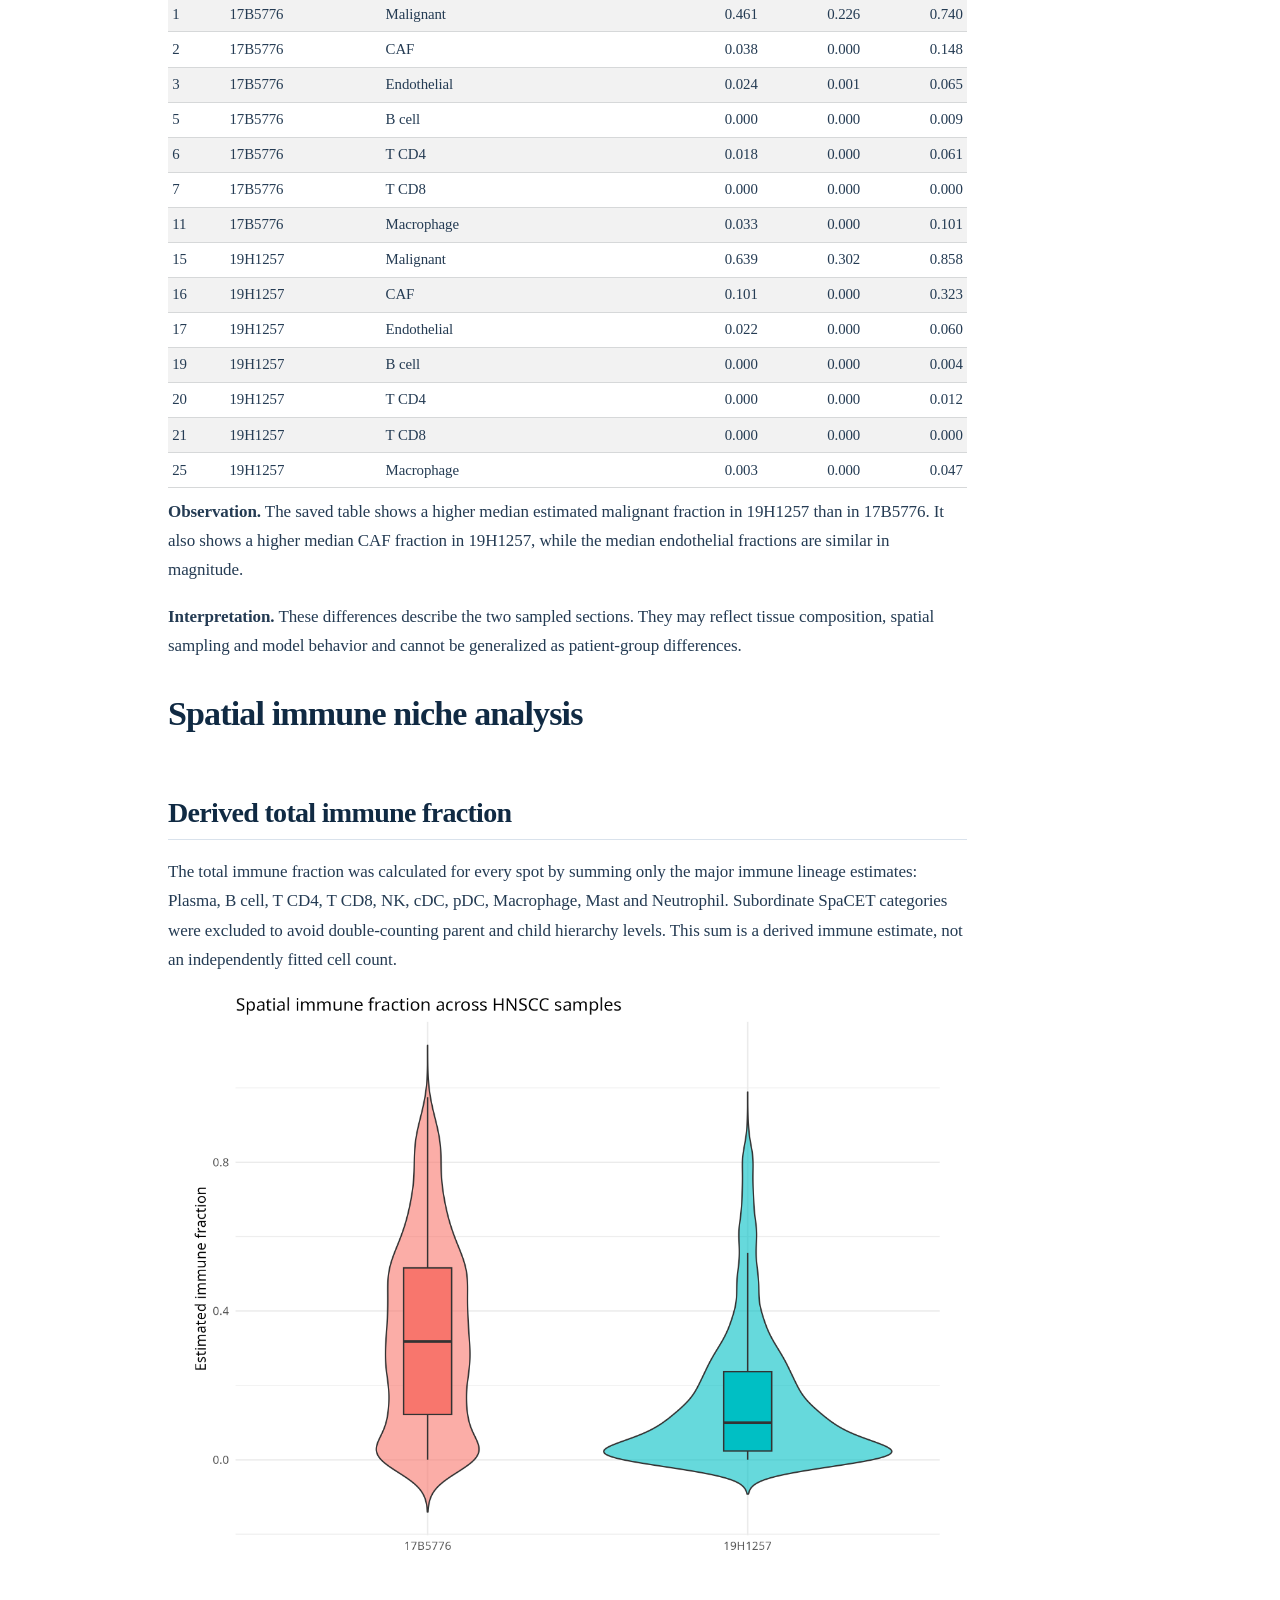
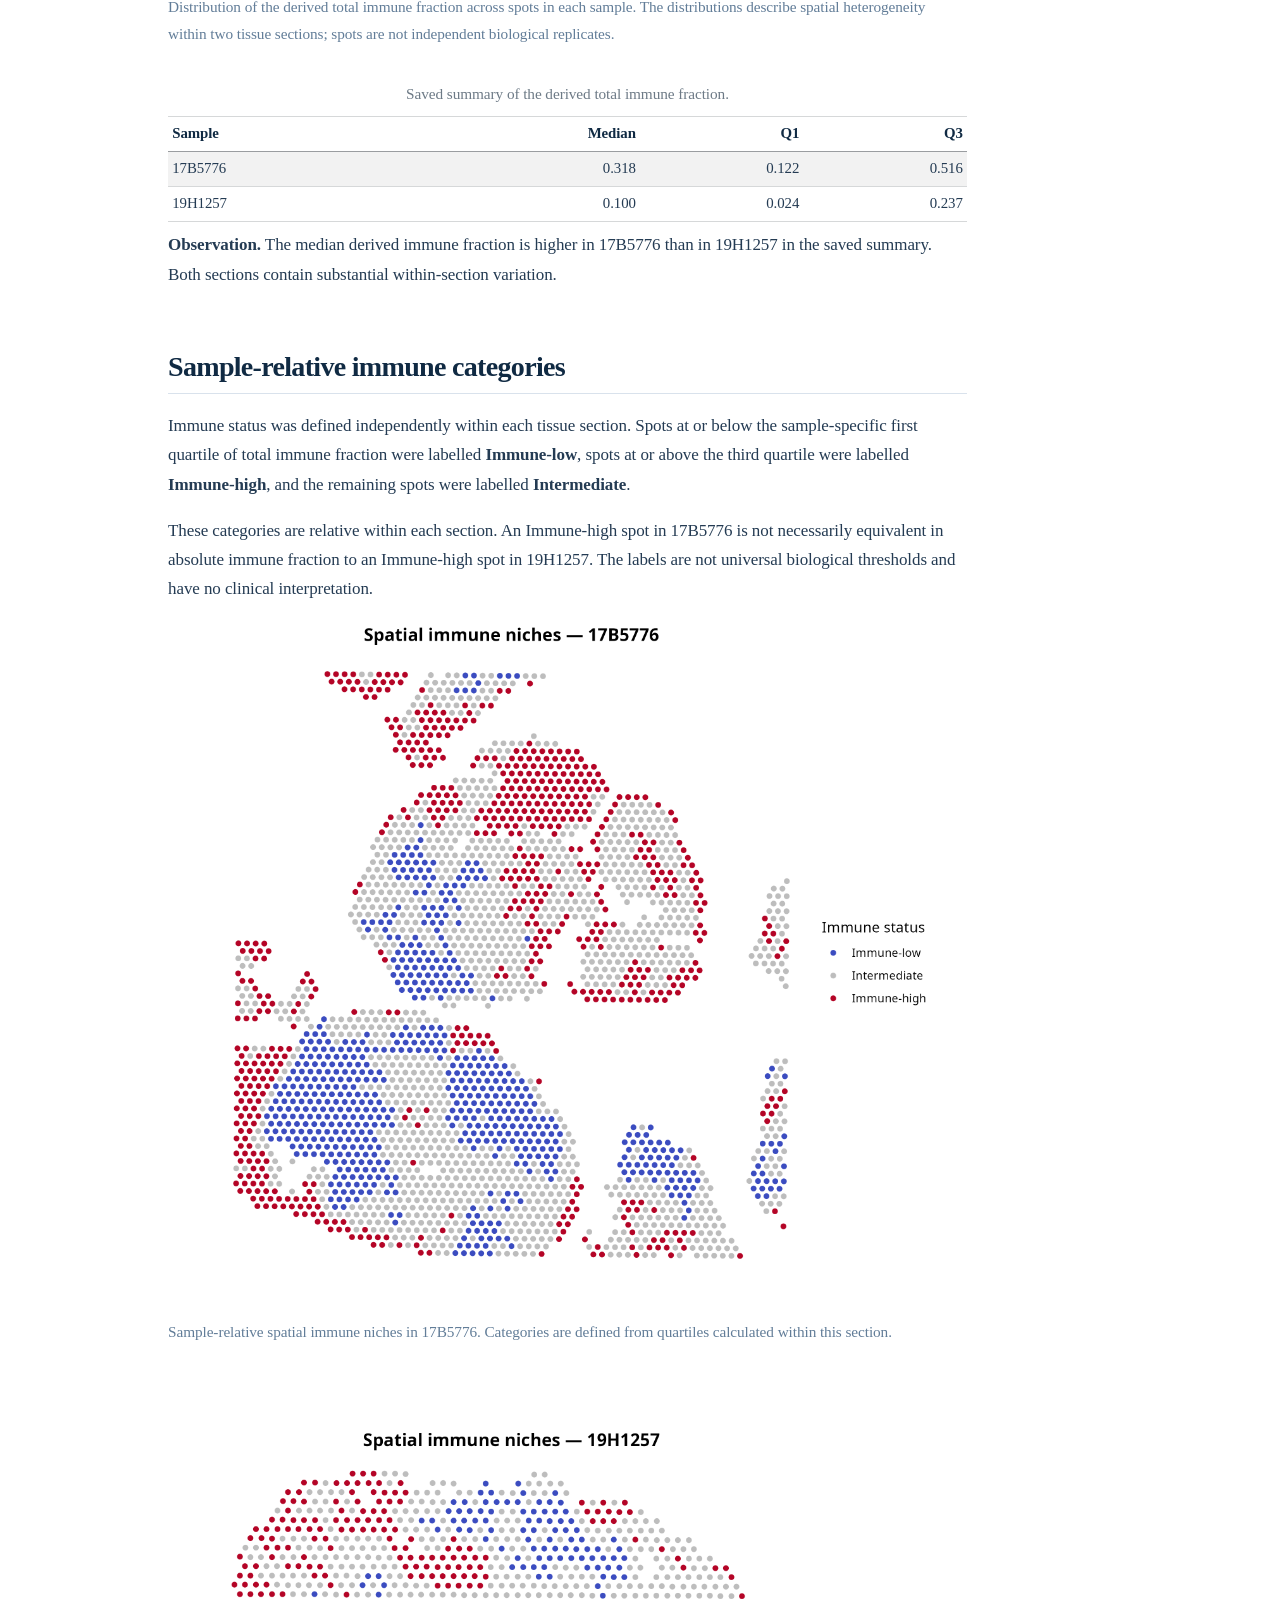
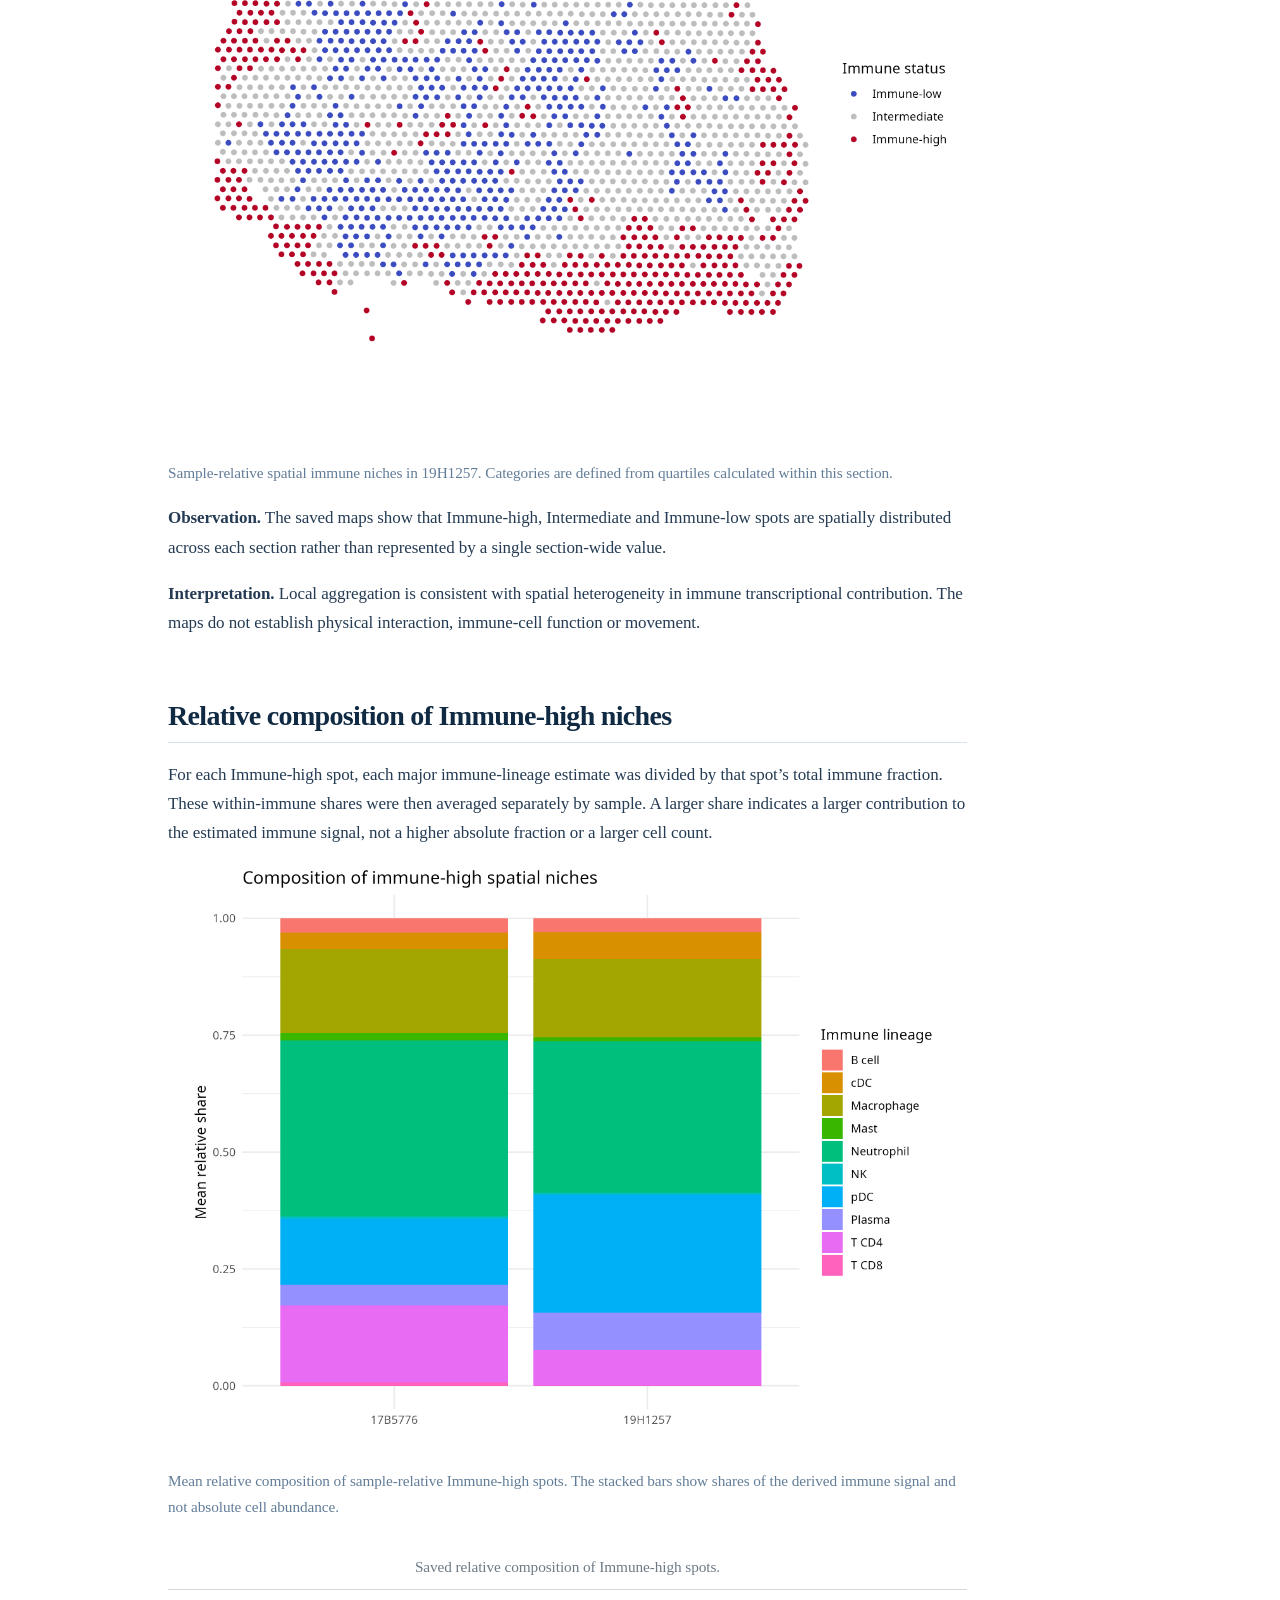
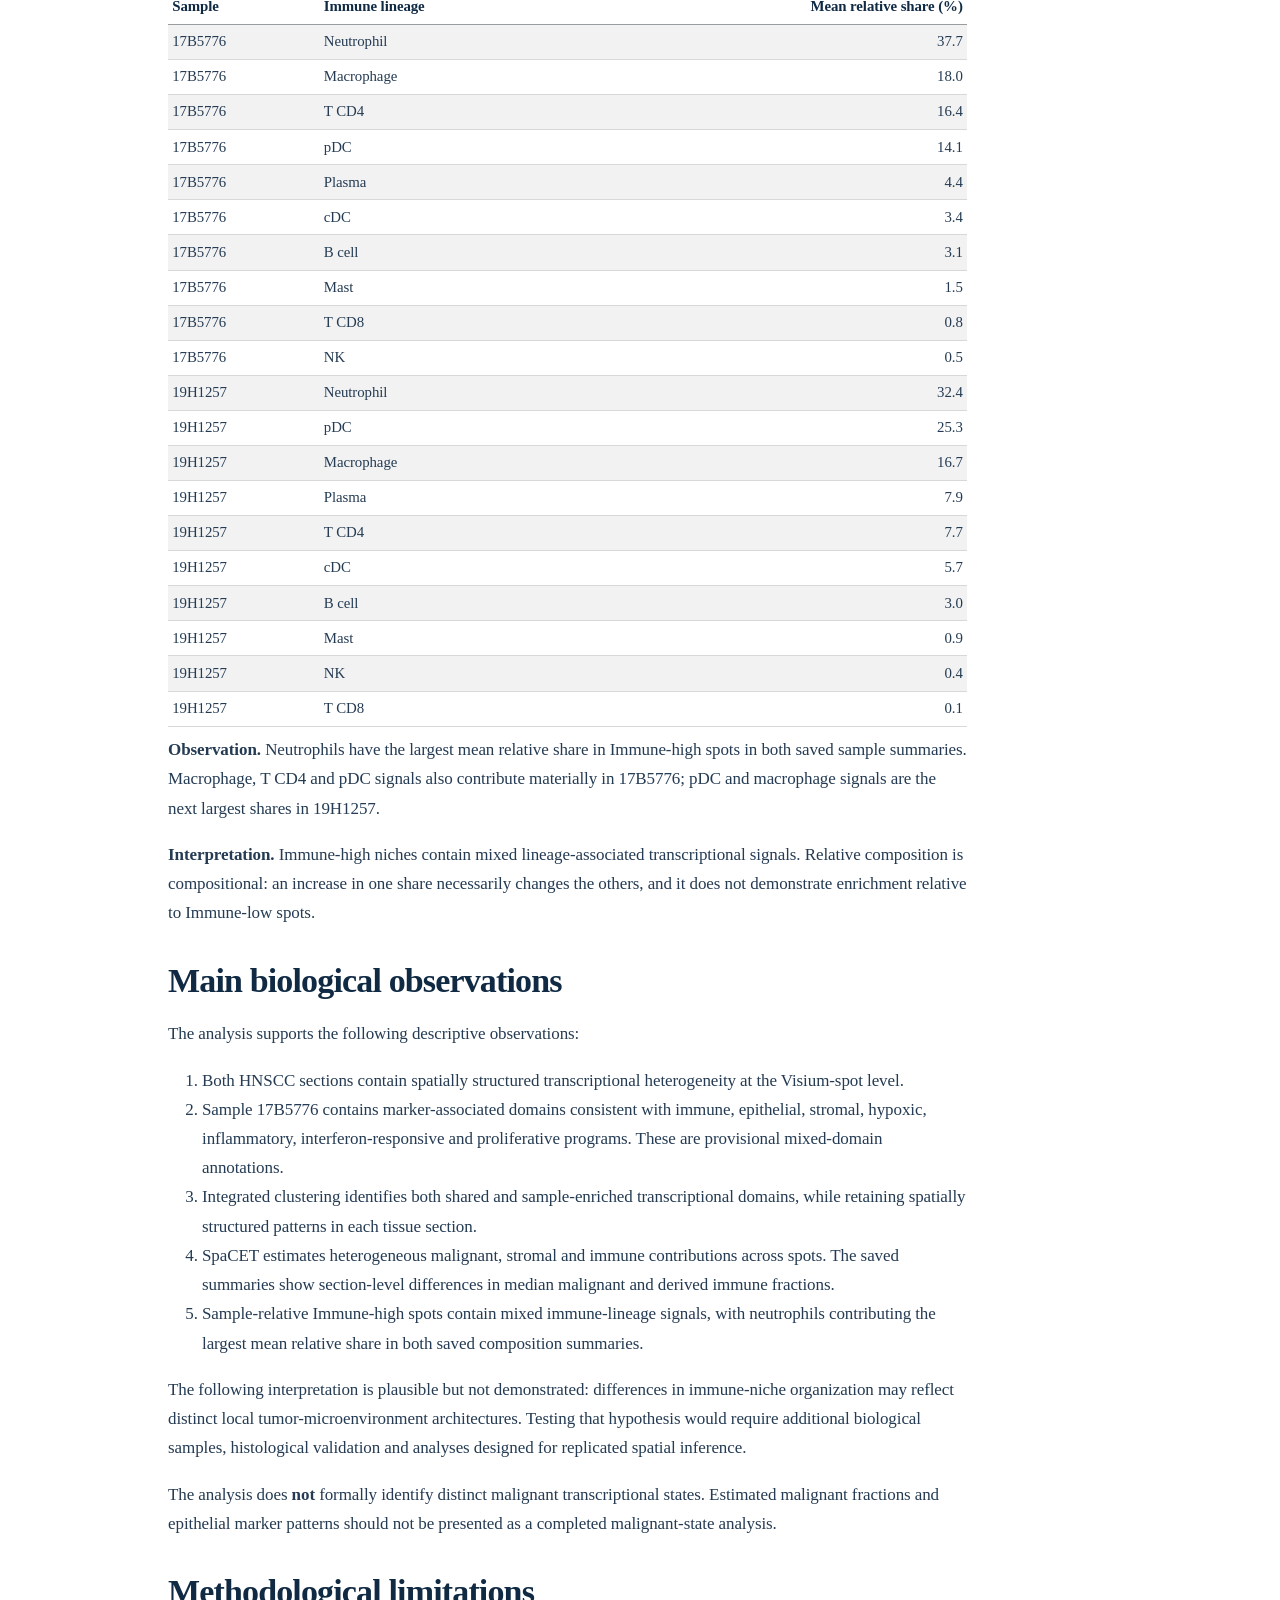
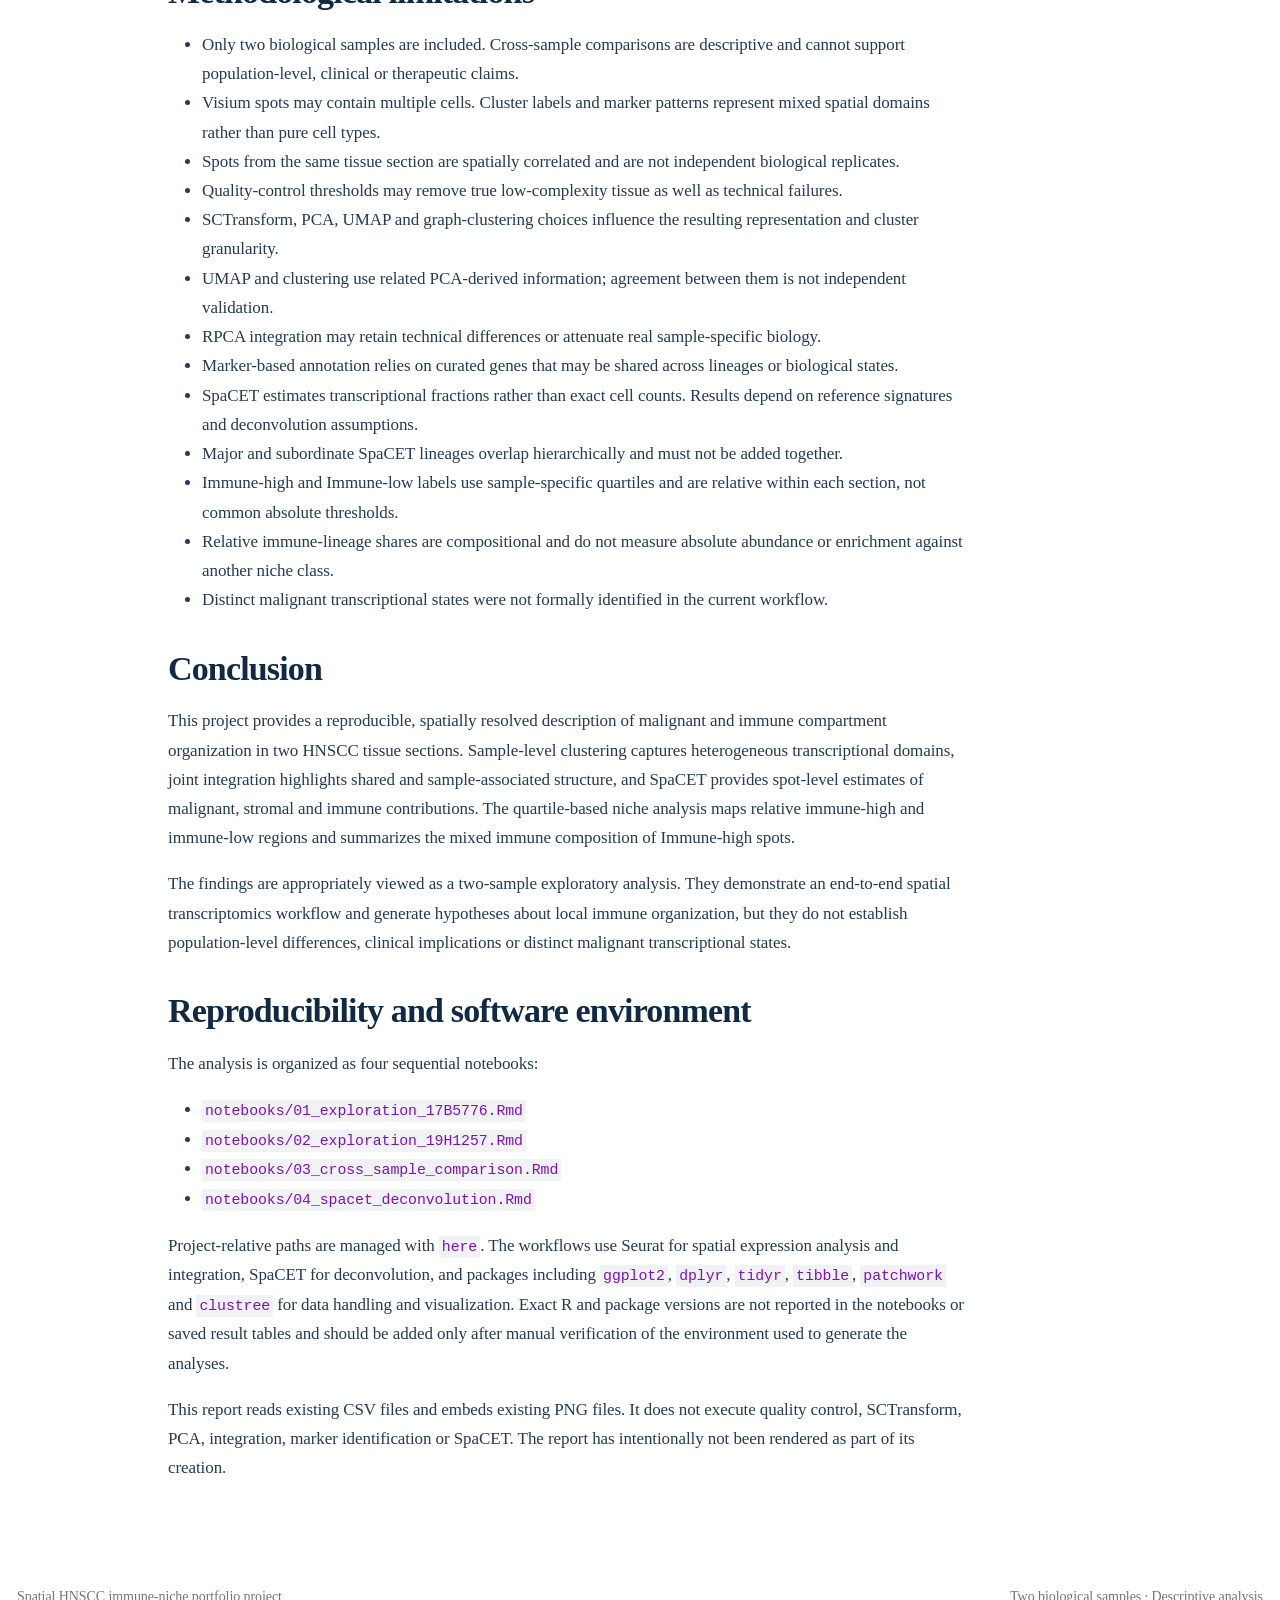
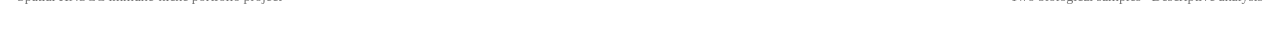
<file: reports/HNSCC_spatial_transcriptomics_report.html>
<!DOCTYPE html>
<html xmlns="http://www.w3.org/1999/xhtml" lang="en" xml:lang="en"><head>

<meta charset="utf-8">
<meta name="generator" content="quarto-1.10.18">

<meta name="viewport" content="width=device-width, initial-scale=1.0, user-scalable=yes">

<meta name="author" content="Fadwa EL KHADDAR">
<meta name="dcterms.date" content="2026-03-08">

<title>Spatial Organization of Malignant and Immune Compartments in Two HNSCC Tissue Sections – Spatial HNSCC</title>
<style>
/* Default styles provided by pandoc.
** See https://pandoc.org/MANUAL.html#variables-for-html for config info.
*/
span.smallcaps{font-variant: small-caps;}
div.columns{display: flex; gap: 1.5em;}
div.column{flex: auto;}
@media screen {
div.columns{gap: min(4vw, 1.5em);}
div.column{overflow-x: auto;}
}
div.hanging-indent{margin-left: 1.5em; text-indent: -1.5em;}
ul.task-list{list-style: none;}
ul.task-list li input[type="checkbox"] {
  width: 0.8em;
  margin: 0 0.8em 0.2em -1em; /* quarto-specific, see https://github.com/quarto-dev/quarto-cli/issues/4556 */ 
  vertical-align: middle;
}
</style>


<script src="../site_libs/quarto-nav/quarto-nav.js"></script>
<script src="../site_libs/quarto-nav/headroom.min.js"></script>
<script src="../site_libs/clipboard/clipboard.min.js"></script>
<script src="../site_libs/quarto-search/autocomplete.umd.js"></script>
<script src="../site_libs/quarto-search/fuse.min.js"></script>
<script src="../site_libs/quarto-search/quarto-search.js"></script>
<meta name="quarto:offset" content="../">
<script src="../site_libs/quarto-html/quarto.js" type="module"></script>
<script src="../site_libs/quarto-html/tabsets/tabsets.js" type="module"></script>
<script src="../site_libs/quarto-html/popper.min.js"></script>
<script src="../site_libs/quarto-html/tippy.umd.min.js"></script>
<script src="../site_libs/quarto-html/anchor.min.js"></script>
<link href="../site_libs/quarto-html/tippy.css" rel="stylesheet">
<link href="../site_libs/quarto-html/quarto-syntax-highlighting-64a204ab8560d761af7679ceaba22944.css" rel="stylesheet" id="quarto-text-highlighting-styles">
<script src="../site_libs/bootstrap/bootstrap.min.js"></script>
<link href="../site_libs/bootstrap/bootstrap-icons.css" rel="stylesheet">
<link href="../site_libs/bootstrap/bootstrap-e4c0b440d96377fba4f095884ce3a071.min.css" rel="stylesheet" append-hash="true" id="quarto-bootstrap" data-mode="light">
<script src="../site_libs/quarto-contrib/glightbox/glightbox.min.js"></script>
<link href="../site_libs/quarto-contrib/glightbox/glightbox.min.css" rel="stylesheet">
<link href="../site_libs/quarto-contrib/glightbox/lightbox.css" rel="stylesheet">
<script id="quarto-search-options" type="application/json">{
  "location": "navbar",
  "copy-button": false,
  "collapse-after": 3,
  "panel-placement": "end",
  "type": "overlay",
  "limit": 50,
  "keyboard-shortcut": [
    "f",
    "/",
    "s"
  ],
  "show-item-context": false,
  "language": {
    "search-no-results-text": "No results",
    "search-matching-documents-text": "matching documents",
    "search-copy-link-title": "Copy link to search",
    "search-hide-matches-text": "Hide additional matches",
    "search-more-match-text": "more match in this document",
    "search-more-matches-text": "more matches in this document",
    "search-clear-button-title": "Clear",
    "search-text-placeholder": "",
    "search-detached-cancel-button-title": "Cancel",
    "search-submit-button-title": "Submit",
    "search-label": "Search"
  }
}</script>
<style>html{ scroll-behavior: smooth; }</style>


</head>

<body class="nav-fixed quarto-light">

<div id="quarto-search-results"></div>
  <header id="quarto-header" class="headroom fixed-top">
    <nav class="navbar navbar-expand-lg " data-bs-theme="dark">
      <div class="navbar-container container-fluid">
      <div class="navbar-brand-container mx-auto">
    <a class="navbar-brand" href="../index.html">
    <span class="navbar-title">Spatial HNSCC</span>
    </a>
  </div>
            <div id="quarto-search" class="" title="Search"></div>
          <button class="navbar-toggler" type="button" data-bs-toggle="collapse" data-bs-target="#navbarCollapse" aria-controls="navbarCollapse" role="menu" aria-expanded="false" aria-label="Toggle navigation" onclick="if (window.quartoToggleHeadroom) { window.quartoToggleHeadroom(); }">
  <span class="navbar-toggler-icon"></span>
</button>
          <div class="collapse navbar-collapse" id="navbarCollapse">
            <ul class="navbar-nav navbar-nav-scroll me-auto">
  <li class="nav-item">
    <a class="nav-link" href="../index.html"> 
<span class="menu-text">Overview</span></a>
  </li>  
  <li class="nav-item">
    <a class="nav-link" href="../results.html"> 
<span class="menu-text">Results</span></a>
  </li>  
  <li class="nav-item">
    <a class="nav-link" href="../methods.html"> 
<span class="menu-text">Methods</span></a>
  </li>  
</ul>
            <ul class="navbar-nav navbar-nav-scroll ms-auto">
  <li class="nav-item">
    <a class="nav-link active" href="../reports/HNSCC_spatial_transcriptomics_report.html" aria-current="page"> <i class="bi bi-file-earmark-text" role="img">
</i> 
<span class="menu-text">Full scientific report</span></a>
  </li>  
</ul>
          </div> <!-- /navcollapse -->
            <div class="quarto-navbar-tools">
</div>
      </div> <!-- /container-fluid -->
    </nav>
</header>
<!-- content -->
<div id="quarto-content" class="quarto-container page-columns page-rows-contents page-layout-article page-navbar">
<!-- sidebar -->
<!-- margin-sidebar -->
    <div id="quarto-margin-sidebar" class="sidebar margin-sidebar">
        <nav id="TOC" role="doc-toc" class="toc-active">
    <h2 id="toc-title">On this page</h2>
   
  <ul>
  <li><a href="#executive-summary" id="toc-executive-summary" class="nav-link active" data-scroll-target="#executive-summary">Executive summary</a></li>
  <li><a href="#biological-background" id="toc-biological-background" class="nav-link" data-scroll-target="#biological-background">Biological background</a></li>
  <li><a href="#biological-question" id="toc-biological-question" class="nav-link" data-scroll-target="#biological-question">Biological question</a></li>
  <li><a href="#dataset-and-project-scope" id="toc-dataset-and-project-scope" class="nav-link" data-scroll-target="#dataset-and-project-scope">Dataset and project scope</a></li>
  <li><a href="#computational-workflow" id="toc-computational-workflow" class="nav-link" data-scroll-target="#computational-workflow">Computational workflow</a></li>
  <li><a href="#sample-level-quality-control" id="toc-sample-level-quality-control" class="nav-link" data-scroll-target="#sample-level-quality-control">Sample-level quality control</a>
  <ul class="collapse">
  <li><a href="#sample-17b5776" id="toc-sample-17b5776" class="nav-link" data-scroll-target="#sample-17b5776">Sample 17B5776</a></li>
  <li><a href="#sample-19h1257" id="toc-sample-19h1257" class="nav-link" data-scroll-target="#sample-19h1257">Sample 19H1257</a></li>
  </ul></li>
  <li><a href="#individual-sample-clustering" id="toc-individual-sample-clustering" class="nav-link" data-scroll-target="#individual-sample-clustering">Individual sample clustering</a></li>
  <li><a href="#cross-sample-integration" id="toc-cross-sample-integration" class="nav-link" data-scroll-target="#cross-sample-integration">Cross-sample integration</a></li>
  <li><a href="#spatial-cell-type-deconvolution-with-spacet" id="toc-spatial-cell-type-deconvolution-with-spacet" class="nav-link" data-scroll-target="#spatial-cell-type-deconvolution-with-spacet">Spatial cell-type deconvolution with SpaCET</a></li>
  <li><a href="#comparison-of-major-cellular-compartments" id="toc-comparison-of-major-cellular-compartments" class="nav-link" data-scroll-target="#comparison-of-major-cellular-compartments">Comparison of major cellular compartments</a></li>
  <li><a href="#spatial-immune-niche-analysis" id="toc-spatial-immune-niche-analysis" class="nav-link" data-scroll-target="#spatial-immune-niche-analysis">Spatial immune niche analysis</a>
  <ul class="collapse">
  <li><a href="#derived-total-immune-fraction" id="toc-derived-total-immune-fraction" class="nav-link" data-scroll-target="#derived-total-immune-fraction">Derived total immune fraction</a></li>
  <li><a href="#sample-relative-immune-categories" id="toc-sample-relative-immune-categories" class="nav-link" data-scroll-target="#sample-relative-immune-categories">Sample-relative immune categories</a></li>
  <li><a href="#relative-composition-of-immune-high-niches" id="toc-relative-composition-of-immune-high-niches" class="nav-link" data-scroll-target="#relative-composition-of-immune-high-niches">Relative composition of Immune-high niches</a></li>
  </ul></li>
  <li><a href="#main-biological-observations" id="toc-main-biological-observations" class="nav-link" data-scroll-target="#main-biological-observations">Main biological observations</a></li>
  <li><a href="#methodological-limitations" id="toc-methodological-limitations" class="nav-link" data-scroll-target="#methodological-limitations">Methodological limitations</a></li>
  <li><a href="#conclusion" id="toc-conclusion" class="nav-link" data-scroll-target="#conclusion">Conclusion</a></li>
  <li><a href="#reproducibility-and-software-environment" id="toc-reproducibility-and-software-environment" class="nav-link" data-scroll-target="#reproducibility-and-software-environment">Reproducibility and software environment</a></li>
  </ul>
</nav>
    </div>
<!-- main -->
<main class="content" id="quarto-document-content">

<header id="title-block-header" class="quarto-title-block default">
<div class="quarto-title">
<h1 class="title">Spatial Organization of Malignant and Immune Compartments in Two HNSCC Tissue Sections</h1>
</div>



<div class="quarto-title-meta">

    <div>
    <div class="quarto-title-meta-heading">Author</div>
    <div class="quarto-title-meta-contents">
             <p>Fadwa EL KHADDAR </p>
          </div>
  </div>
    
    <div>
    <div class="quarto-title-meta-heading">Published</div>
    <div class="quarto-title-meta-contents">
      <p class="date">March 8, 2026</p>
    </div>
  </div>
  
    
  </div>
  


</header>


<section id="executive-summary" class="level1">
<h1>Executive summary</h1>
<p>This portfolio project asks: <strong>How are malignant and immune compartments spatially organized across two HNSCC tissue sections?</strong> Two 10x Genomics Visium samples, 17B5776 and 19H1257, were processed independently, compared in a joint Seurat representation and deconvolved with SpaCET. The workflow combines spot-level quality control, SCTransform normalization, graph-based clustering, reciprocal PCA (RPCA) integration, marker-guided interpretation and spatial deconvolution.</p>
<p>The analysis identifies heterogeneous transcriptional domains within the tissue sections and estimates spatial variation in malignant, stromal and immune contributions. In the saved SpaCET summaries, 19H1257 has a higher median estimated malignant fraction than 17B5776, whereas 17B5776 has a higher median derived immune fraction. These are <strong>observations from two sections</strong>, not population-level effects. Immune-high spots in both samples contain mixed immune signals, with neutrophils providing the largest mean relative share in the saved composition table.</p>
<p>The study contains only <strong>two biological samples</strong>. All cross-sample comparisons are descriptive, and spots from the same section are spatially correlated rather than independent biological replicates. SpaCET estimates transcriptional cell fractions, not exact cell counts. The current analysis characterizes malignant fractions and immune niches, but it does not formally identify distinct malignant transcriptional states; that component of the broader biological motivation remains unresolved.</p>
</section>
<section id="biological-background" class="level1">
<h1>Biological background</h1>
<p>Head and neck squamous cell carcinoma (HNSCC) tissues contain malignant epithelial, stromal, vascular and immune compartments arranged within a spatially heterogeneous microenvironment. Bulk expression measurements average these signals, while standard Visium data retain their tissue coordinates. A Visium spot can contain multiple cells, so spot-level expression represents a local mixture rather than a single-cell profile.</p>
<p>Spatial transcriptomics can therefore be used to describe where transcriptional programs and estimated cellular compartments occur within a section. It cannot, by itself, establish direct cell–cell interaction, migration, clinical response or causal biological mechanisms.</p>
</section>
<section id="biological-question" class="level1">
<h1>Biological question</h1>
<p>The current, analysis-supported question is:</p>
<blockquote class="blockquote">
<p><strong>How are malignant and immune compartments spatially organized across two HNSCC tissue sections?</strong></p>
</blockquote>
<p>This formulation deliberately separates what was measured from what remains to be tested. SpaCET provides estimates of malignant and immune contributions, and the quartile analysis locates sample-relative immune niches. A formal analysis of distinct malignant transcriptional states was not performed and should not be inferred from malignant-fraction maps or epithelial cluster markers.</p>
</section>
<section id="dataset-and-project-scope" class="level1">
<h1>Dataset and project scope</h1>
<p>The project contains two biological HNSCC Visium samples:</p>
<table class="caption-top table">
<colgroup>
<col style="width: 33%">
<col style="width: 33%">
<col style="width: 33%">
</colgroup>
<thead>
<tr class="header">
<th style="text-align: left;">Sample</th>
<th style="text-align: left;">Sample-level workflow</th>
<th style="text-align: left;">Working clustering resolution</th>
</tr>
</thead>
<tbody>
<tr class="odd">
<td style="text-align: left;">17B5776</td>
<td style="text-align: left;">Quality control, SCTransform, PCA/UMAP, graph clustering and marker assessment</td>
<td style="text-align: left;">0.6</td>
</tr>
<tr class="even">
<td style="text-align: left;">19H1257</td>
<td style="text-align: left;">Quality control, SCTransform, PCA/UMAP, graph clustering and marker assessment</td>
<td style="text-align: left;">0.8</td>
</tr>
</tbody>
</table>
<p>The inputs were filtered Space Ranger expression matrices, tissue images and spatial coordinates. The report reuses saved tables and figures from <code>results/</code>; it does not rerun SCTransform, integration, marker calculations or SpaCET deconvolution.</p>
<p>The unit of observation is the Visium <strong>spot</strong>. A spot may contain several cells. Consequently, clusters are described as transcriptionally enriched spatial domains, and SpaCET results are described as estimated transcriptional fractions.</p>
</section>
<section id="computational-workflow" class="level1">
<h1>Computational workflow</h1>
<p>The project follows five linked stages:</p>
<ol type="1">
<li>Import each Space Ranger dataset into Seurat and inspect transcript, feature and mitochondrial quality metrics in tissue space.</li>
<li>Apply the existing spot- and gene-level filters, normalize retained expression with SCTransform, and build PCA, neighbor-graph and UMAP representations.</li>
<li>Evaluate clustering resolutions within each sample and interpret selected domains using differential-expression results, canonical markers and spatial localization.</li>
<li>Merge the sample objects, generate a joint PCA representation and apply RPCA integration for descriptive joint clustering.</li>
<li>Use SpaCET with the HNSC cancer model to estimate malignant, stromal and immune lineage fractions; then derive sample-relative immune niches and summarize their major immune-lineage composition.</li>
</ol>
<p>Fixed random seeds were used for UMAP and clustering where specified in the notebooks. The saved result tables provide the numerical source for the compartment and immune-niche summaries below.</p>
</section>
<section id="sample-level-quality-control" class="level1">
<h1>Sample-level quality control</h1>
<section id="sample-17b5776" class="level2">
<h2 class="anchored" data-anchor-id="sample-17b5776">Sample 17B5776</h2>
<p>The notebook reports 2,582 initial spots and 2,517 retained spots after applying the existing criteria of more than 200 detected genes and less than 10% mitochondrial transcripts. Sixty-five spots were removed. The documented spatial inspection places most excluded spots in a restricted lower-tissue region associated with elevated mitochondrial signal. After spot filtering, genes detected in fewer than three retained spots were removed.</p>
<p><strong>Observation.</strong> Transcript counts, detected genes and mitochondrial percentages varied spatially, and the excluded spots were not uniformly distributed.</p>
<p><strong>Interpretation.</strong> Spatially localized low-complexity or high-mitochondrial signal may reflect technical degradation, local tissue condition or both. The QC metrics alone do not identify the cause.</p>
</section>
<section id="sample-19h1257" class="level2">
<h2 class="anchored" data-anchor-id="sample-19h1257">Sample 19H1257</h2>
<p>The notebook reports 2,216 initial spots. Only one spot met the low-feature exclusion criterion, and no spot exceeded the 10% mitochondrial threshold. Low-feature spots identified during exploratory assessment were concentrated mainly near tissue boundaries.</p>
<p><strong>Observation.</strong> Spot-level filtering had a minimal effect on this section under the selected thresholds.</p>
<p><strong>Interpretation.</strong> The retained section has broadly high transcriptomic complexity under these metrics, but this does not guarantee uniform RNA quality or tissue composition.</p>
</section>
</section>
<section id="individual-sample-clustering" class="level1">
<h1>Individual sample clustering</h1>
<p>Both samples were normalized with SCTransform and represented by PCA. The first 15 principal components were used to build transcriptional neighbor graphs and UMAP embeddings; tissue coordinates were not used for graph construction or clustering.</p>
<p>For 17B5776, resolution 0.6 was selected as the working solution. The notebook documents a split of a resolution-0.4 parent cluster into an immune-enriched domain and a hypoxic/inflammatory epithelial domain at resolution 0.6. Marker-guided annotations across the final clusters describe B-cell-associated, myeloid, epithelial, stromal, hypoxic, interferon-responsive and proliferative programs. These labels are provisional descriptions of mixed spots, not purified cell types.</p>
<div class="cell" data-layout-align="center">
<div class="cell-output-display">
<div class="quarto-figure quarto-figure-center">
<figure class="figure">
<div class="quarto-figure quarto-figure-center">
<figure class="figure">
<p><a href="../results/figures/17B5776_spatial_marker_validation.png" class="lightbox" data-gallery="quarto-lightbox-gallery-1" title="Representative spatial marker expression in sample 17B5776. The saved panel visualizes selected lineage- and state-associated genes on the tissue section. Marker localization supports descriptive spatial-domain annotation but does not establish cell identity from a single gene."><img src="../results/figures/17B5776_spatial_marker_validation.png" class="img-fluid quarto-figure quarto-figure-center figure-img" style="width:95.0%" alt="Representative spatial marker expression in sample 17B5776. The saved panel visualizes selected lineage- and state-associated genes on the tissue section. Marker localization supports descriptive spatial-domain annotation but does not establish cell identity from a single gene."></a></p>
</figure>
</div>
<figcaption>Representative spatial marker expression in sample 17B5776. The saved panel visualizes selected lineage- and state-associated genes on the tissue section. Marker localization supports descriptive spatial-domain annotation but does not establish cell identity from a single gene.</figcaption>
</figure>
</div>
</div>
</div>
<p>For 19H1257, resolution 0.8 was selected after comparison with resolution 0.6. The notebook reports that the finer solution primarily subdivided two clusters and that the resulting groups showed distinct marker profiles. No saved sample-19 marker or cluster figure is available in <code>results/figures</code>, so this report does not reproduce those visualizations.</p>
<p><strong>Methodological caution.</strong> UMAP and graph clustering share the same PCA-derived neighborhood information and are not independent validations of one another. Marker tests compare spots within a section and do not supply patient-level replication.</p>
</section>
<section id="cross-sample-integration" class="level1">
<h1>Cross-sample integration</h1>
<p>The sample-specific objects were merged, and their variable features were combined for a joint PCA. A non-integrated UMAP retained both biological and technical sources of between-sample variation. RPCA integration was then used to align comparable expression profiles and construct an integrated neighbor graph, UMAP and resolution-0.6 joint clustering.</p>
<p><strong>Observation.</strong> The notebook reports that most integrated clusters contained spots from both samples, while several clusters were enriched in one sample. The spatial projection of integrated labels formed structured domains in both tissue sections.</p>
<p><strong>Interpretation.</strong> Shared clusters are consistent with recurrent transcriptional programs, whereas sample-enriched clusters may reflect biological heterogeneity, differences in sampled tissue composition, technical effects or incomplete integration.</p>
<p><strong>Limitation.</strong> Integration can leave residual technical structure or reduce genuine sample-specific biology. With only two samples, cluster composition cannot be interpreted as prevalence across HNSCC patients. No saved integrated UMAP or spatial-cluster figure is present in <code>results/figures</code>; the corresponding evidence remains in notebook 03.</p>
</section>
<section id="spatial-cell-type-deconvolution-with-spacet" class="level1">
<h1>Spatial cell-type deconvolution with SpaCET</h1>
<p>SpaCET was applied independently to each quality-controlled Visium count matrix using the HNSC cancer model. The method uses cancer and cell-lineage expression signatures to estimate malignant, stromal and immune transcriptional contributions to each mixed spot.</p>
<p>SpaCET outputs are <strong>estimated transcriptional fractions, not exact cell counts</strong>. Estimates depend on the reference signatures, RNA content, tissue context and model assumptions. A high estimated fraction indicates a larger contribution to the spot-level expression mixture; it does not directly report the number of cells of that type.</p>
<p>The comparative table retained the following major SpaCET categories: Malignant, CAF, Endothelial, Plasma, B cell, T CD4, T CD8, NK, cDC, pDC, Macrophage, Mast, Neutrophil and Unidentifiable. Major and subordinate SpaCET hierarchy levels were not added together because they are overlapping representations and would be double-counted.</p>
</section>
<section id="comparison-of-major-cellular-compartments" class="level1">
<h1>Comparison of major cellular compartments</h1>
<p>The saved compartment summary reports the mean, median and interquartile range of each estimated fraction across spots in each sample. The plot displays selected compartments using the spot-level median and first-to-third-quartile interval.</p>
<div class="cell" data-layout-align="center">
<div class="cell-output-display">
<div class="quarto-figure quarto-figure-center">
<figure class="figure">
<div class="quarto-figure quarto-figure-center">
<figure class="figure">
<p><a href="../results/figures/spacet_major_cell_fractions.png" class="lightbox" data-gallery="quarto-lightbox-gallery-2" title="Estimated major cellular fractions across the two HNSCC sections. Bars show spot-level medians and error bars show the first and third quartiles. Facets use free y-axis scales. These are descriptive section-level comparisons."><img src="../results/figures/spacet_major_cell_fractions.png" class="img-fluid quarto-figure quarto-figure-center figure-img" style="width:95.0%" alt="Estimated major cellular fractions across the two HNSCC sections. Bars show spot-level medians and error bars show the first and third quartiles. Facets use free y-axis scales. These are descriptive section-level comparisons."></a></p>
</figure>
</div>
<figcaption>Estimated major cellular fractions across the two HNSCC sections. Bars show spot-level medians and error bars show the first and third quartiles. Facets use free y-axis scales. These are descriptive section-level comparisons.</figcaption>
</figure>
</div>
</div>
</div>
<div class="cell" data-layout-align="center">
<div class="cell-output-display">
<table class="caption-top table table-sm table-striped small">
<caption>Saved SpaCET summary statistics for selected major compartments.</caption>
<thead>
<tr class="header">
<th style="text-align: left;"></th>
<th style="text-align: left;">Sample</th>
<th style="text-align: left;">Compartment</th>
<th style="text-align: right;">Median</th>
<th style="text-align: right;">Q1</th>
<th style="text-align: right;">Q3</th>
</tr>
</thead>
<tbody>
<tr class="odd">
<td style="text-align: left;">1</td>
<td style="text-align: left;">17B5776</td>
<td style="text-align: left;">Malignant</td>
<td style="text-align: right;">0.461</td>
<td style="text-align: right;">0.226</td>
<td style="text-align: right;">0.740</td>
</tr>
<tr class="even">
<td style="text-align: left;">2</td>
<td style="text-align: left;">17B5776</td>
<td style="text-align: left;">CAF</td>
<td style="text-align: right;">0.038</td>
<td style="text-align: right;">0.000</td>
<td style="text-align: right;">0.148</td>
</tr>
<tr class="odd">
<td style="text-align: left;">3</td>
<td style="text-align: left;">17B5776</td>
<td style="text-align: left;">Endothelial</td>
<td style="text-align: right;">0.024</td>
<td style="text-align: right;">0.001</td>
<td style="text-align: right;">0.065</td>
</tr>
<tr class="even">
<td style="text-align: left;">5</td>
<td style="text-align: left;">17B5776</td>
<td style="text-align: left;">B cell</td>
<td style="text-align: right;">0.000</td>
<td style="text-align: right;">0.000</td>
<td style="text-align: right;">0.009</td>
</tr>
<tr class="odd">
<td style="text-align: left;">6</td>
<td style="text-align: left;">17B5776</td>
<td style="text-align: left;">T CD4</td>
<td style="text-align: right;">0.018</td>
<td style="text-align: right;">0.000</td>
<td style="text-align: right;">0.061</td>
</tr>
<tr class="even">
<td style="text-align: left;">7</td>
<td style="text-align: left;">17B5776</td>
<td style="text-align: left;">T CD8</td>
<td style="text-align: right;">0.000</td>
<td style="text-align: right;">0.000</td>
<td style="text-align: right;">0.000</td>
</tr>
<tr class="odd">
<td style="text-align: left;">11</td>
<td style="text-align: left;">17B5776</td>
<td style="text-align: left;">Macrophage</td>
<td style="text-align: right;">0.033</td>
<td style="text-align: right;">0.000</td>
<td style="text-align: right;">0.101</td>
</tr>
<tr class="even">
<td style="text-align: left;">15</td>
<td style="text-align: left;">19H1257</td>
<td style="text-align: left;">Malignant</td>
<td style="text-align: right;">0.639</td>
<td style="text-align: right;">0.302</td>
<td style="text-align: right;">0.858</td>
</tr>
<tr class="odd">
<td style="text-align: left;">16</td>
<td style="text-align: left;">19H1257</td>
<td style="text-align: left;">CAF</td>
<td style="text-align: right;">0.101</td>
<td style="text-align: right;">0.000</td>
<td style="text-align: right;">0.323</td>
</tr>
<tr class="even">
<td style="text-align: left;">17</td>
<td style="text-align: left;">19H1257</td>
<td style="text-align: left;">Endothelial</td>
<td style="text-align: right;">0.022</td>
<td style="text-align: right;">0.000</td>
<td style="text-align: right;">0.060</td>
</tr>
<tr class="odd">
<td style="text-align: left;">19</td>
<td style="text-align: left;">19H1257</td>
<td style="text-align: left;">B cell</td>
<td style="text-align: right;">0.000</td>
<td style="text-align: right;">0.000</td>
<td style="text-align: right;">0.004</td>
</tr>
<tr class="even">
<td style="text-align: left;">20</td>
<td style="text-align: left;">19H1257</td>
<td style="text-align: left;">T CD4</td>
<td style="text-align: right;">0.000</td>
<td style="text-align: right;">0.000</td>
<td style="text-align: right;">0.012</td>
</tr>
<tr class="odd">
<td style="text-align: left;">21</td>
<td style="text-align: left;">19H1257</td>
<td style="text-align: left;">T CD8</td>
<td style="text-align: right;">0.000</td>
<td style="text-align: right;">0.000</td>
<td style="text-align: right;">0.000</td>
</tr>
<tr class="even">
<td style="text-align: left;">25</td>
<td style="text-align: left;">19H1257</td>
<td style="text-align: left;">Macrophage</td>
<td style="text-align: right;">0.003</td>
<td style="text-align: right;">0.000</td>
<td style="text-align: right;">0.047</td>
</tr>
</tbody>
</table>
</div>
</div>
<p><strong>Observation.</strong> The saved table shows a higher median estimated malignant fraction in 19H1257 than in 17B5776. It also shows a higher median CAF fraction in 19H1257, while the median endothelial fractions are similar in magnitude.</p>
<p><strong>Interpretation.</strong> These differences describe the two sampled sections. They may reflect tissue composition, spatial sampling and model behavior and cannot be generalized as patient-group differences.</p>
</section>
<section id="spatial-immune-niche-analysis" class="level1">
<h1>Spatial immune niche analysis</h1>
<section id="derived-total-immune-fraction" class="level2">
<h2 class="anchored" data-anchor-id="derived-total-immune-fraction">Derived total immune fraction</h2>
<p>The total immune fraction was calculated for every spot by summing only the major immune lineage estimates: Plasma, B cell, T CD4, T CD8, NK, cDC, pDC, Macrophage, Mast and Neutrophil. Subordinate SpaCET categories were excluded to avoid double-counting parent and child hierarchy levels. This sum is a derived immune estimate, not an independently fitted cell count.</p>
<div class="cell" data-layout-align="center">
<div class="cell-output-display">
<div class="quarto-figure quarto-figure-center">
<figure class="figure">
<div class="quarto-figure quarto-figure-center">
<figure class="figure">
<p><a href="../results/figures/spacet_immune_fraction_distribution.png" class="lightbox" data-gallery="quarto-lightbox-gallery-3" title="Distribution of the derived total immune fraction across spots in each sample. The distributions describe spatial heterogeneity within two tissue sections; spots are not independent biological replicates."><img src="../results/figures/spacet_immune_fraction_distribution.png" class="img-fluid quarto-figure quarto-figure-center figure-img" style="width:95.0%" alt="Distribution of the derived total immune fraction across spots in each sample. The distributions describe spatial heterogeneity within two tissue sections; spots are not independent biological replicates."></a></p>
</figure>
</div>
<figcaption>Distribution of the derived total immune fraction across spots in each sample. The distributions describe spatial heterogeneity within two tissue sections; spots are not independent biological replicates.</figcaption>
</figure>
</div>
</div>
</div>
<div class="cell" data-layout-align="center">
<div class="cell-output-display">
<table class="caption-top table table-sm table-striped small">
<caption>Saved summary of the derived total immune fraction.</caption>
<thead>
<tr class="header">
<th style="text-align: left;">Sample</th>
<th style="text-align: right;">Median</th>
<th style="text-align: right;">Q1</th>
<th style="text-align: right;">Q3</th>
</tr>
</thead>
<tbody>
<tr class="odd">
<td style="text-align: left;">17B5776</td>
<td style="text-align: right;">0.318</td>
<td style="text-align: right;">0.122</td>
<td style="text-align: right;">0.516</td>
</tr>
<tr class="even">
<td style="text-align: left;">19H1257</td>
<td style="text-align: right;">0.100</td>
<td style="text-align: right;">0.024</td>
<td style="text-align: right;">0.237</td>
</tr>
</tbody>
</table>
</div>
</div>
<p><strong>Observation.</strong> The median derived immune fraction is higher in 17B5776 than in 19H1257 in the saved summary. Both sections contain substantial within-section variation.</p>
</section>
<section id="sample-relative-immune-categories" class="level2">
<h2 class="anchored" data-anchor-id="sample-relative-immune-categories">Sample-relative immune categories</h2>
<p>Immune status was defined independently within each tissue section. Spots at or below the sample-specific first quartile of total immune fraction were labelled <strong>Immune-low</strong>, spots at or above the third quartile were labelled <strong>Immune-high</strong>, and the remaining spots were labelled <strong>Intermediate</strong>.</p>
<p>These categories are relative within each section. An Immune-high spot in 17B5776 is not necessarily equivalent in absolute immune fraction to an Immune-high spot in 19H1257. The labels are not universal biological thresholds and have no clinical interpretation.</p>
<div class="cell" data-layout-align="center">
<div class="cell-output-display">
<div class="quarto-figure quarto-figure-center">
<figure class="figure">
<div class="quarto-figure quarto-figure-center">
<figure class="figure">
<p><a href="../results/figures/17B5776_immune_niches.png" class="lightbox" data-gallery="quarto-lightbox-gallery-4" title="Sample-relative spatial immune niches in 17B5776. Categories are defined from quartiles calculated within this section."><img src="../results/figures/17B5776_immune_niches.png" class="img-fluid quarto-figure quarto-figure-center figure-img" style="width:95.0%" alt="Sample-relative spatial immune niches in 17B5776. Categories are defined from quartiles calculated within this section."></a></p>
</figure>
</div>
<figcaption>Sample-relative spatial immune niches in 17B5776. Categories are defined from quartiles calculated within this section.</figcaption>
</figure>
</div>
</div>
</div>
<div class="cell" data-layout-align="center">
<div class="cell-output-display">
<div class="quarto-figure quarto-figure-center">
<figure class="figure">
<div class="quarto-figure quarto-figure-center">
<figure class="figure">
<p><a href="../results/figures/19H1257_immune_niches.png" class="lightbox" data-gallery="quarto-lightbox-gallery-5" title="Sample-relative spatial immune niches in 19H1257. Categories are defined from quartiles calculated within this section."><img src="../results/figures/19H1257_immune_niches.png" class="img-fluid quarto-figure quarto-figure-center figure-img" style="width:95.0%" alt="Sample-relative spatial immune niches in 19H1257. Categories are defined from quartiles calculated within this section."></a></p>
</figure>
</div>
<figcaption>Sample-relative spatial immune niches in 19H1257. Categories are defined from quartiles calculated within this section.</figcaption>
</figure>
</div>
</div>
</div>
<p><strong>Observation.</strong> The saved maps show that Immune-high, Intermediate and Immune-low spots are spatially distributed across each section rather than represented by a single section-wide value.</p>
<p><strong>Interpretation.</strong> Local aggregation is consistent with spatial heterogeneity in immune transcriptional contribution. The maps do not establish physical interaction, immune-cell function or movement.</p>
</section>
<section id="relative-composition-of-immune-high-niches" class="level2">
<h2 class="anchored" data-anchor-id="relative-composition-of-immune-high-niches">Relative composition of Immune-high niches</h2>
<p>For each Immune-high spot, each major immune-lineage estimate was divided by that spot’s total immune fraction. These within-immune shares were then averaged separately by sample. A larger share indicates a larger contribution to the estimated immune signal, not a higher absolute fraction or a larger cell count.</p>
<div class="cell" data-layout-align="center">
<div class="cell-output-display">
<div class="quarto-figure quarto-figure-center">
<figure class="figure">
<div class="quarto-figure quarto-figure-center">
<figure class="figure">
<p><a href="../results/figures/spacet_immune_high_niche_composition.png" class="lightbox" data-gallery="quarto-lightbox-gallery-6" title="Mean relative composition of sample-relative Immune-high spots. The stacked bars show shares of the derived immune signal and not absolute cell abundance."><img src="../results/figures/spacet_immune_high_niche_composition.png" class="img-fluid quarto-figure quarto-figure-center figure-img" style="width:95.0%" alt="Mean relative composition of sample-relative Immune-high spots. The stacked bars show shares of the derived immune signal and not absolute cell abundance."></a></p>
</figure>
</div>
<figcaption>Mean relative composition of sample-relative Immune-high spots. The stacked bars show shares of the derived immune signal and not absolute cell abundance.</figcaption>
</figure>
</div>
</div>
</div>
<div class="cell" data-layout-align="center">
<div class="cell-output-display">
<table class="caption-top table table-sm table-striped small">
<caption>Saved relative composition of Immune-high spots.</caption>
<thead>
<tr class="header">
<th style="text-align: left;">Sample</th>
<th style="text-align: left;">Immune lineage</th>
<th style="text-align: right;">Mean relative share (%)</th>
</tr>
</thead>
<tbody>
<tr class="odd">
<td style="text-align: left;">17B5776</td>
<td style="text-align: left;">Neutrophil</td>
<td style="text-align: right;">37.7</td>
</tr>
<tr class="even">
<td style="text-align: left;">17B5776</td>
<td style="text-align: left;">Macrophage</td>
<td style="text-align: right;">18.0</td>
</tr>
<tr class="odd">
<td style="text-align: left;">17B5776</td>
<td style="text-align: left;">T CD4</td>
<td style="text-align: right;">16.4</td>
</tr>
<tr class="even">
<td style="text-align: left;">17B5776</td>
<td style="text-align: left;">pDC</td>
<td style="text-align: right;">14.1</td>
</tr>
<tr class="odd">
<td style="text-align: left;">17B5776</td>
<td style="text-align: left;">Plasma</td>
<td style="text-align: right;">4.4</td>
</tr>
<tr class="even">
<td style="text-align: left;">17B5776</td>
<td style="text-align: left;">cDC</td>
<td style="text-align: right;">3.4</td>
</tr>
<tr class="odd">
<td style="text-align: left;">17B5776</td>
<td style="text-align: left;">B cell</td>
<td style="text-align: right;">3.1</td>
</tr>
<tr class="even">
<td style="text-align: left;">17B5776</td>
<td style="text-align: left;">Mast</td>
<td style="text-align: right;">1.5</td>
</tr>
<tr class="odd">
<td style="text-align: left;">17B5776</td>
<td style="text-align: left;">T CD8</td>
<td style="text-align: right;">0.8</td>
</tr>
<tr class="even">
<td style="text-align: left;">17B5776</td>
<td style="text-align: left;">NK</td>
<td style="text-align: right;">0.5</td>
</tr>
<tr class="odd">
<td style="text-align: left;">19H1257</td>
<td style="text-align: left;">Neutrophil</td>
<td style="text-align: right;">32.4</td>
</tr>
<tr class="even">
<td style="text-align: left;">19H1257</td>
<td style="text-align: left;">pDC</td>
<td style="text-align: right;">25.3</td>
</tr>
<tr class="odd">
<td style="text-align: left;">19H1257</td>
<td style="text-align: left;">Macrophage</td>
<td style="text-align: right;">16.7</td>
</tr>
<tr class="even">
<td style="text-align: left;">19H1257</td>
<td style="text-align: left;">Plasma</td>
<td style="text-align: right;">7.9</td>
</tr>
<tr class="odd">
<td style="text-align: left;">19H1257</td>
<td style="text-align: left;">T CD4</td>
<td style="text-align: right;">7.7</td>
</tr>
<tr class="even">
<td style="text-align: left;">19H1257</td>
<td style="text-align: left;">cDC</td>
<td style="text-align: right;">5.7</td>
</tr>
<tr class="odd">
<td style="text-align: left;">19H1257</td>
<td style="text-align: left;">B cell</td>
<td style="text-align: right;">3.0</td>
</tr>
<tr class="even">
<td style="text-align: left;">19H1257</td>
<td style="text-align: left;">Mast</td>
<td style="text-align: right;">0.9</td>
</tr>
<tr class="odd">
<td style="text-align: left;">19H1257</td>
<td style="text-align: left;">NK</td>
<td style="text-align: right;">0.4</td>
</tr>
<tr class="even">
<td style="text-align: left;">19H1257</td>
<td style="text-align: left;">T CD8</td>
<td style="text-align: right;">0.1</td>
</tr>
</tbody>
</table>
</div>
</div>
<p><strong>Observation.</strong> Neutrophils have the largest mean relative share in Immune-high spots in both saved sample summaries. Macrophage, T CD4 and pDC signals also contribute materially in 17B5776; pDC and macrophage signals are the next largest shares in 19H1257.</p>
<p><strong>Interpretation.</strong> Immune-high niches contain mixed lineage-associated transcriptional signals. Relative composition is compositional: an increase in one share necessarily changes the others, and it does not demonstrate enrichment relative to Immune-low spots.</p>
</section>
</section>
<section id="main-biological-observations" class="level1">
<h1>Main biological observations</h1>
<p>The analysis supports the following descriptive observations:</p>
<ol type="1">
<li>Both HNSCC sections contain spatially structured transcriptional heterogeneity at the Visium-spot level.</li>
<li>Sample 17B5776 contains marker-associated domains consistent with immune, epithelial, stromal, hypoxic, inflammatory, interferon-responsive and proliferative programs. These are provisional mixed-domain annotations.</li>
<li>Integrated clustering identifies both shared and sample-enriched transcriptional domains, while retaining spatially structured patterns in each tissue section.</li>
<li>SpaCET estimates heterogeneous malignant, stromal and immune contributions across spots. The saved summaries show section-level differences in median malignant and derived immune fractions.</li>
<li>Sample-relative Immune-high spots contain mixed immune-lineage signals, with neutrophils contributing the largest mean relative share in both saved composition summaries.</li>
</ol>
<p>The following interpretation is plausible but not demonstrated: differences in immune-niche organization may reflect distinct local tumor-microenvironment architectures. Testing that hypothesis would require additional biological samples, histological validation and analyses designed for replicated spatial inference.</p>
<p>The analysis does <strong>not</strong> formally identify distinct malignant transcriptional states. Estimated malignant fractions and epithelial marker patterns should not be presented as a completed malignant-state analysis.</p>
</section>
<section id="methodological-limitations" class="level1">
<h1>Methodological limitations</h1>
<ul>
<li>Only two biological samples are included. Cross-sample comparisons are descriptive and cannot support population-level, clinical or therapeutic claims.</li>
<li>Visium spots may contain multiple cells. Cluster labels and marker patterns represent mixed spatial domains rather than pure cell types.</li>
<li>Spots from the same tissue section are spatially correlated and are not independent biological replicates.</li>
<li>Quality-control thresholds may remove true low-complexity tissue as well as technical failures.</li>
<li>SCTransform, PCA, UMAP and graph-clustering choices influence the resulting representation and cluster granularity.</li>
<li>UMAP and clustering use related PCA-derived information; agreement between them is not independent validation.</li>
<li>RPCA integration may retain technical differences or attenuate real sample-specific biology.</li>
<li>Marker-based annotation relies on curated genes that may be shared across lineages or biological states.</li>
<li>SpaCET estimates transcriptional fractions rather than exact cell counts. Results depend on reference signatures and deconvolution assumptions.</li>
<li>Major and subordinate SpaCET lineages overlap hierarchically and must not be added together.</li>
<li>Immune-high and Immune-low labels use sample-specific quartiles and are relative within each section, not common absolute thresholds.</li>
<li>Relative immune-lineage shares are compositional and do not measure absolute abundance or enrichment against another niche class.</li>
<li>Distinct malignant transcriptional states were not formally identified in the current workflow.</li>
</ul>
</section>
<section id="conclusion" class="level1">
<h1>Conclusion</h1>
<p>This project provides a reproducible, spatially resolved description of malignant and immune compartment organization in two HNSCC tissue sections. Sample-level clustering captures heterogeneous transcriptional domains, joint integration highlights shared and sample-associated structure, and SpaCET provides spot-level estimates of malignant, stromal and immune contributions. The quartile-based niche analysis maps relative immune-high and immune-low regions and summarizes the mixed immune composition of Immune-high spots.</p>
<p>The findings are appropriately viewed as a two-sample exploratory analysis. They demonstrate an end-to-end spatial transcriptomics workflow and generate hypotheses about local immune organization, but they do not establish population-level differences, clinical implications or distinct malignant transcriptional states.</p>
</section>
<section id="reproducibility-and-software-environment" class="level1">
<h1>Reproducibility and software environment</h1>
<p>The analysis is organized as four sequential notebooks:</p>
<ul>
<li><code>notebooks/01_exploration_17B5776.Rmd</code></li>
<li><code>notebooks/02_exploration_19H1257.Rmd</code></li>
<li><code>notebooks/03_cross_sample_comparison.Rmd</code></li>
<li><code>notebooks/04_spacet_deconvolution.Rmd</code></li>
</ul>
<p>Project-relative paths are managed with <code>here</code>. The workflows use Seurat for spatial expression analysis and integration, SpaCET for deconvolution, and packages including <code>ggplot2</code>, <code>dplyr</code>, <code>tidyr</code>, <code>tibble</code>, <code>patchwork</code> and <code>clustree</code> for data handling and visualization. Exact R and package versions are not reported in the notebooks or saved result tables and should be added only after manual verification of the environment used to generate the analyses.</p>
<p>This report reads existing CSV files and embeds existing PNG files. It does not execute quality control, SCTransform, PCA, integration, marker identification or SpaCET. The report has intentionally not been rendered as part of its creation.</p>


</section>

<a onclick="window.scrollTo(0, 0); return false;" role="button" id="quarto-back-to-top"><i class="bi bi-arrow-up"></i> Back to top</a></main> <!-- /main -->
<script id="quarto-html-after-body" type="application/javascript">
  window.document.addEventListener("DOMContentLoaded", function (event) {
    const icon = "";
    const anchorJS = new window.AnchorJS();
    anchorJS.options = {
      placement: 'right',
      icon: icon
    };
    anchorJS.add('.anchored');
    const isCodeAnnotation = (el) => {
      for (const clz of el.classList) {
        if (clz.startsWith('code-annotation-')) {                     
          return true;
        }
      }
      return false;
    }
    const onCopySuccess = function(e) {
      // button target
      const button = e.trigger;
      // don't keep focus
      button.blur();
      // flash "checked"
      button.classList.add('code-copy-button-checked');
      var currentTitle = button.getAttribute("title");
      button.setAttribute("title", "Copied!");
      let tooltip;
      if (window.bootstrap) {
        button.setAttribute("data-bs-toggle", "tooltip");
        button.setAttribute("data-bs-placement", "left");
        button.setAttribute("data-bs-title", "Copied!");
        tooltip = new bootstrap.Tooltip(button, 
          { trigger: "manual", 
            customClass: "code-copy-button-tooltip",
            offset: [0, -8]});
        tooltip.show();    
      }
      setTimeout(function() {
        if (tooltip) {
          tooltip.hide();
          button.removeAttribute("data-bs-title");
          button.removeAttribute("data-bs-toggle");
          button.removeAttribute("data-bs-placement");
        }
        button.setAttribute("title", currentTitle);
        button.classList.remove('code-copy-button-checked');
      }, 1000);
      // clear code selection
      e.clearSelection();
    }
    const getTextToCopy = function(trigger) {
      const outerScaffold = trigger.parentElement.cloneNode(true);
      const codeEl = outerScaffold.querySelector('code');
      for (const childEl of codeEl.children) {
        if (isCodeAnnotation(childEl)) {
          childEl.remove();
        }
      }
      return codeEl.innerText;
    }
    const clipboard = new window.ClipboardJS('.code-copy-button:not([data-in-quarto-modal])', {
      text: getTextToCopy
    });
    clipboard.on('success', onCopySuccess);
    if (window.document.getElementById('quarto-embedded-source-code-modal')) {
      const clipboardModal = new window.ClipboardJS('.code-copy-button[data-in-quarto-modal]', {
        text: getTextToCopy,
        container: window.document.getElementById('quarto-embedded-source-code-modal')
      });
      clipboardModal.on('success', onCopySuccess);
    }
      var localhostRegex = new RegExp(/^(?:http|https):\/\/localhost\:?[0-9]*\//);
      var mailtoRegex = new RegExp(/^mailto:/);
        var filterRegex = new RegExp('/' + window.location.host + '/');
      var isInternal = (href) => {
          return filterRegex.test(href) || localhostRegex.test(href) || mailtoRegex.test(href);
      }
      // Inspect non-navigation links and adorn them if external
     var links = window.document.querySelectorAll('a[href]:not(.nav-link):not(.navbar-brand):not(.toc-action):not(.sidebar-link):not(.sidebar-item-toggle):not(.pagination-link):not(.no-external):not([aria-hidden]):not(.dropdown-item):not(.quarto-navigation-tool):not(.about-link)');
      for (var i=0; i<links.length; i++) {
        const link = links[i];
        if (!isInternal(link.href)) {
          // undo the damage that might have been done by quarto-nav.js in the case of
          // links that we want to consider external
          if (link.dataset.originalHref !== undefined) {
            link.href = link.dataset.originalHref;
          }
            // target, if specified
            link.setAttribute("target", "_blank");
            if (link.getAttribute("rel") === null) {
              link.setAttribute("rel", "noopener");
            }
        }
      }
    function tippyHover(el, contentFn, onTriggerFn, onUntriggerFn) {
      const config = {
        allowHTML: true,
        maxWidth: 500,
        delay: 100,
        arrow: false,
        appendTo: function(el) {
            return el.parentElement;
        },
        interactive: true,
        interactiveBorder: 10,
        theme: 'quarto',
        placement: 'bottom-start',
      };
      if (contentFn) {
        config.content = contentFn;
      }
      if (onTriggerFn) {
        config.onTrigger = onTriggerFn;
      }
      if (onUntriggerFn) {
        config.onUntrigger = onUntriggerFn;
      }
      window.tippy(el, config); 
    }
    const noterefs = window.document.querySelectorAll('a[role="doc-noteref"]');
    for (var i=0; i<noterefs.length; i++) {
      const ref = noterefs[i];
      tippyHover(ref, function() {
        // use id or data attribute instead here
        let href = ref.getAttribute('data-footnote-href') || ref.getAttribute('href');
        try { href = new URL(href).hash; } catch {}
        const id = href.replace(/^#\/?/, "");
        const note = window.document.getElementById(id);
        if (note) {
          return note.innerHTML;
        } else {
          return "";
        }
      });
    }
    const xrefs = window.document.querySelectorAll('a.quarto-xref');
    const processXRef = (id, note) => {
      // Strip column container classes
      const stripColumnClz = (el) => {
        el.classList.remove("page-full", "page-columns");
        if (el.children) {
          for (const child of el.children) {
            stripColumnClz(child);
          }
        }
      }
      stripColumnClz(note)
      if (id === null || id.startsWith('sec-')) {
        // Special case sections, only their first couple elements
        const container = document.createElement("div");
        if (note.children && note.children.length > 2) {
          container.appendChild(note.children[0].cloneNode(true));
          for (let i = 1; i < note.children.length; i++) {
            const child = note.children[i];
            if (child.tagName === "P" && child.innerText === "") {
              continue;
            } else {
              container.appendChild(child.cloneNode(true));
              break;
            }
          }
          if (window.Quarto?.typesetMath) {
            window.Quarto.typesetMath(container);
          }
          return container.innerHTML
        } else {
          if (window.Quarto?.typesetMath) {
            window.Quarto.typesetMath(note);
          }
          return note.innerHTML;
        }
      } else {
        // Remove any anchor links if they are present
        const anchorLink = note.querySelector('a.anchorjs-link');
        if (anchorLink) {
          anchorLink.remove();
        }
        if (window.Quarto?.typesetMath) {
          window.Quarto.typesetMath(note);
        }
        if (note.classList.contains("callout")) {
          return note.outerHTML;
        } else {
          return note.innerHTML;
        }
      }
    }
    for (var i=0; i<xrefs.length; i++) {
      const xref = xrefs[i];
      tippyHover(xref, undefined, function(instance) {
        instance.disable();
        let url = xref.getAttribute('href');
        let hash = undefined; 
        if (url.startsWith('#')) {
          hash = url;
        } else {
          try { hash = new URL(url).hash; } catch {}
        }
        if (hash) {
          const id = hash.replace(/^#\/?/, "");
          const note = window.document.getElementById(id);
          if (note !== null) {
            try {
              const html = processXRef(id, note.cloneNode(true));
              instance.setContent(html);
            } finally {
              instance.enable();
              instance.show();
            }
          } else {
            // See if we can fetch this
            fetch(url.split('#')[0])
            .then(res => res.text())
            .then(html => {
              const parser = new DOMParser();
              const htmlDoc = parser.parseFromString(html, "text/html");
              const note = htmlDoc.getElementById(id);
              if (note !== null) {
                const html = processXRef(id, note);
                instance.setContent(html);
              } 
            }).finally(() => {
              instance.enable();
              instance.show();
            });
          }
        } else {
          // See if we can fetch a full url (with no hash to target)
          // This is a special case and we should probably do some content thinning / targeting
          fetch(url)
          .then(res => res.text())
          .then(html => {
            const parser = new DOMParser();
            const htmlDoc = parser.parseFromString(html, "text/html");
            const note = htmlDoc.querySelector('main.content');
            if (note !== null) {
              // This should only happen for chapter cross references
              // (since there is no id in the URL)
              // remove the first header
              if (note.children.length > 0 && note.children[0].tagName === "HEADER") {
                note.children[0].remove();
              }
              const html = processXRef(null, note);
              instance.setContent(html);
            } 
          }).finally(() => {
            instance.enable();
            instance.show();
          });
        }
      }, function(instance) {
      });
    }
        let selectedAnnoteEl;
        const selectorForAnnotation = ( cell, annotation) => {
          let cellAttr = 'data-code-cell="' + cell + '"';
          let lineAttr = 'data-code-annotation="' +  annotation + '"';
          const selector = 'span[' + cellAttr + '][' + lineAttr + ']';
          return selector;
        }
        const selectCodeLines = (annoteEl) => {
          const doc = window.document;
          const targetCell = annoteEl.getAttribute("data-target-cell");
          const targetAnnotation = annoteEl.getAttribute("data-target-annotation");
          const annoteSpan = window.document.querySelector(selectorForAnnotation(targetCell, targetAnnotation));
          const lines = annoteSpan.getAttribute("data-code-lines").split(",");
          const lineIds = lines.map((line) => {
            return targetCell + "-" + line;
          })
          let top = null;
          let height = null;
          let parent = null;
          if (lineIds.length > 0) {
              //compute the position of the single el (top and bottom and make a div)
              const el = window.document.getElementById(lineIds[0]);
              top = el.offsetTop;
              height = el.offsetHeight;
              parent = el.parentElement.parentElement;
            if (lineIds.length > 1) {
              const lastEl = window.document.getElementById(lineIds[lineIds.length - 1]);
              const bottom = lastEl.offsetTop + lastEl.offsetHeight;
              height = bottom - top;
            }
            if (top !== null && height !== null && parent !== null) {
              // cook up a div (if necessary) and position it 
              let div = window.document.getElementById("code-annotation-line-highlight");
              if (div === null) {
                div = window.document.createElement("div");
                div.setAttribute("id", "code-annotation-line-highlight");
                div.style.position = 'absolute';
                parent.appendChild(div);
              }
              div.style.top = top - 2 + "px";
              div.style.height = height + 4 + "px";
              div.style.left = 0;
              let gutterDiv = window.document.getElementById("code-annotation-line-highlight-gutter");
              if (gutterDiv === null) {
                gutterDiv = window.document.createElement("div");
                gutterDiv.setAttribute("id", "code-annotation-line-highlight-gutter");
                gutterDiv.style.position = 'absolute';
                const codeCell = window.document.getElementById(targetCell);
                const gutter = codeCell.querySelector('.code-annotation-gutter');
                gutter.appendChild(gutterDiv);
              }
              gutterDiv.style.top = top - 2 + "px";
              gutterDiv.style.height = height + 4 + "px";
            }
            selectedAnnoteEl = annoteEl;
          }
        };
        const unselectCodeLines = () => {
          const elementsIds = ["code-annotation-line-highlight", "code-annotation-line-highlight-gutter"];
          elementsIds.forEach((elId) => {
            const div = window.document.getElementById(elId);
            if (div) {
              div.remove();
            }
          });
          selectedAnnoteEl = undefined;
        };
          // Handle positioning of the toggle
      window.addEventListener(
        "resize",
        throttle(() => {
          elRect = undefined;
          if (selectedAnnoteEl) {
            selectCodeLines(selectedAnnoteEl);
          }
        }, 10)
      );
      function throttle(fn, ms) {
      let throttle = false;
      let timer;
        return (...args) => {
          if(!throttle) { // first call gets through
              fn.apply(this, args);
              throttle = true;
          } else { // all the others get throttled
              if(timer) clearTimeout(timer); // cancel #2
              timer = setTimeout(() => {
                fn.apply(this, args);
                timer = throttle = false;
              }, ms);
          }
        };
      }
        // Attach click handler to the DT
        const annoteDls = window.document.querySelectorAll('dt[data-target-cell]');
        for (const annoteDlNode of annoteDls) {
          annoteDlNode.addEventListener('click', (event) => {
            const clickedEl = event.target;
            if (clickedEl !== selectedAnnoteEl) {
              unselectCodeLines();
              const activeEl = window.document.querySelector('dt[data-target-cell].code-annotation-active');
              if (activeEl) {
                activeEl.classList.remove('code-annotation-active');
              }
              selectCodeLines(clickedEl);
              clickedEl.classList.add('code-annotation-active');
            } else {
              // Unselect the line
              unselectCodeLines();
              clickedEl.classList.remove('code-annotation-active');
            }
          });
        }
    const findCites = (el) => {
      const parentEl = el.parentElement;
      if (parentEl) {
        const cites = parentEl.dataset.cites;
        if (cites) {
          return {
            el,
            cites: cites.split(' ')
          };
        } else {
          return findCites(el.parentElement)
        }
      } else {
        return undefined;
      }
    };
    var bibliorefs = window.document.querySelectorAll('a[role="doc-biblioref"]');
    for (var i=0; i<bibliorefs.length; i++) {
      const ref = bibliorefs[i];
      const citeInfo = findCites(ref);
      if (citeInfo) {
        tippyHover(citeInfo.el, function() {
          var popup = window.document.createElement('div');
          citeInfo.cites.forEach(function(cite) {
            var citeDiv = window.document.createElement('div');
            citeDiv.classList.add('hanging-indent');
            citeDiv.classList.add('csl-entry');
            var biblioDiv = window.document.getElementById('ref-' + cite);
            if (biblioDiv) {
              citeDiv.innerHTML = biblioDiv.innerHTML;
            }
            popup.appendChild(citeDiv);
          });
          return popup.innerHTML;
        });
      }
    }
  });
  </script>
</div> <!-- /content -->
<footer class="footer">
  <div class="nav-footer">
    <div class="nav-footer-left">
<p>Spatial HNSCC immune-niche portfolio project</p>
</div>   
    <div class="nav-footer-center">
      &nbsp;
    </div>
    <div class="nav-footer-right">
<p>Two biological samples · Descriptive analysis</p>
</div>
  </div>
</footer>
<script>var lightboxQuarto = GLightbox({"closeEffect":"zoom","descPosition":"bottom","loop":false,"openEffect":"zoom","selector":".lightbox"});
(function() {
  let previousOnload = window.onload;
  window.onload = () => {
    if (previousOnload) {
      previousOnload();
    }
    lightboxQuarto.on('slide_before_load', (data) => {
      const { slideIndex, slideNode, slideConfig, player, trigger } = data;
      const href = trigger.getAttribute('href');
      if (href !== null) {
        const imgEl = window.document.querySelector(`a[href="${href}"] img`);
        if (imgEl !== null) {
          const srcAttr = imgEl.getAttribute("src");
          if (srcAttr && srcAttr.startsWith("data:")) {
            slideConfig.href = srcAttr;
          }
        }
      } 
    });
  
    lightboxQuarto.on('slide_after_load', (data) => {
      const { slideIndex, slideNode, slideConfig, player, trigger } = data;
      if (window.Quarto?.typesetMath) {
        window.Quarto.typesetMath(slideNode);
      }
    });
  
  };
  
})();
          </script>




<script src="../site_libs/quarto-html/zenscroll-min.js"></script>
</body></html>
</file>
<file: site_libs/quarto-html/tippy.css>
.tippy-box[data-animation=fade][data-state=hidden]{opacity:0}[data-tippy-root]{max-width:calc(100vw - 10px)}.tippy-box{position:relative;background-color:#333;color:#fff;border-radius:4px;font-size:14px;line-height:1.4;white-space:normal;outline:0;transition-property:transform,visibility,opacity}.tippy-box[data-placement^=top]>.tippy-arrow{bottom:0}.tippy-box[data-placement^=top]>.tippy-arrow:before{bottom:-7px;left:0;border-width:8px 8px 0;border-top-color:initial;transform-origin:center top}.tippy-box[data-placement^=bottom]>.tippy-arrow{top:0}.tippy-box[data-placement^=bottom]>.tippy-arrow:before{top:-7px;left:0;border-width:0 8px 8px;border-bottom-color:initial;transform-origin:center bottom}.tippy-box[data-placement^=left]>.tippy-arrow{right:0}.tippy-box[data-placement^=left]>.tippy-arrow:before{border-width:8px 0 8px 8px;border-left-color:initial;right:-7px;transform-origin:center left}.tippy-box[data-placement^=right]>.tippy-arrow{left:0}.tippy-box[data-placement^=right]>.tippy-arrow:before{left:-7px;border-width:8px 8px 8px 0;border-right-color:initial;transform-origin:center right}.tippy-box[data-inertia][data-state=visible]{transition-timing-function:cubic-bezier(.54,1.5,.38,1.11)}.tippy-arrow{width:16px;height:16px;color:#333}.tippy-arrow:before{content:"";position:absolute;border-color:transparent;border-style:solid}.tippy-content{position:relative;padding:5px 9px;z-index:1}
</file>
<file: site_libs/quarto-html/quarto-syntax-highlighting-64a204ab8560d761af7679ceaba22944.css>
/* quarto syntax highlight colors */
:root {
  --quarto-hl-ot-color: #003B4F;
  --quarto-hl-at-color: #657422;
  --quarto-hl-ss-color: #20794D;
  --quarto-hl-an-color: #5E5E5E;
  --quarto-hl-fu-color: #4758AB;
  --quarto-hl-st-color: #20794D;
  --quarto-hl-cf-color: #003B4F;
  --quarto-hl-op-color: #5E5E5E;
  --quarto-hl-er-color: #AD0000;
  --quarto-hl-bn-color: #AD0000;
  --quarto-hl-al-color: #AD0000;
  --quarto-hl-va-color: #111111;
  --quarto-hl-bu-color: inherit;
  --quarto-hl-ex-color: inherit;
  --quarto-hl-pp-color: #AD0000;
  --quarto-hl-in-color: #5E5E5E;
  --quarto-hl-vs-color: #20794D;
  --quarto-hl-wa-color: #5E5E5E;
  --quarto-hl-do-color: #5E5E5E;
  --quarto-hl-im-color: #00769E;
  --quarto-hl-ch-color: #20794D;
  --quarto-hl-dt-color: #AD0000;
  --quarto-hl-fl-color: #AD0000;
  --quarto-hl-co-color: #5E5E5E;
  --quarto-hl-cv-color: #5E5E5E;
  --quarto-hl-cn-color: #8f5902;
  --quarto-hl-sc-color: #5E5E5E;
  --quarto-hl-dv-color: #AD0000;
  --quarto-hl-kw-color: #003B4F;
}

/* other quarto variables */
:root {
  --quarto-font-monospace: SFMono-Regular, Menlo, Monaco, Consolas, "Liberation Mono", "Courier New", monospace;
}

/* syntax highlight based on Pandoc's rules */
pre > code.sourceCode > span {
  color: #003B4F;
}

code.sourceCode > span {
  color: #003B4F;
}

div.sourceCode,
div.sourceCode pre.sourceCode {
  color: #003B4F;
}

/* Normal */
code span {
  color: #003B4F;
}

/* Alert */
code span.al {
  color: #AD0000;
  font-style: inherit;
}

/* Annotation */
code span.an {
  color: #5E5E5E;
  font-style: inherit;
}

/* Attribute */
code span.at {
  color: #657422;
  font-style: inherit;
}

/* BaseN */
code span.bn {
  color: #AD0000;
  font-style: inherit;
}

/* BuiltIn */
code span.bu {
  font-style: inherit;
}

/* ControlFlow */
code span.cf {
  color: #003B4F;
  font-weight: bold;
  font-style: inherit;
}

/* Char */
code span.ch {
  color: #20794D;
  font-style: inherit;
}

/* Constant */
code span.cn {
  color: #8f5902;
  font-style: inherit;
}

/* Comment */
code span.co {
  color: #5E5E5E;
  font-style: inherit;
}

/* CommentVar */
code span.cv {
  color: #5E5E5E;
  font-style: italic;
}

/* Documentation */
code span.do {
  color: #5E5E5E;
  font-style: italic;
}

/* DataType */
code span.dt {
  color: #AD0000;
  font-style: inherit;
}

/* DecVal */
code span.dv {
  color: #AD0000;
  font-style: inherit;
}

/* Error */
code span.er {
  color: #AD0000;
  font-style: inherit;
}

/* Extension */
code span.ex {
  font-style: inherit;
}

/* Float */
code span.fl {
  color: #AD0000;
  font-style: inherit;
}

/* Function */
code span.fu {
  color: #4758AB;
  font-style: inherit;
}

/* Import */
code span.im {
  color: #00769E;
  font-style: inherit;
}

/* Information */
code span.in {
  color: #5E5E5E;
  font-style: inherit;
}

/* Keyword */
code span.kw {
  color: #003B4F;
  font-weight: bold;
  font-style: inherit;
}

/* Operator */
code span.op {
  color: #5E5E5E;
  font-style: inherit;
}

/* Other */
code span.ot {
  color: #003B4F;
  font-style: inherit;
}

/* Preprocessor */
code span.pp {
  color: #AD0000;
  font-style: inherit;
}

/* SpecialChar */
code span.sc {
  color: #5E5E5E;
  font-style: inherit;
}

/* SpecialString */
code span.ss {
  color: #20794D;
  font-style: inherit;
}

/* String */
code span.st {
  color: #20794D;
  font-style: inherit;
}

/* Variable */
code span.va {
  color: #111111;
  font-style: inherit;
}

/* VerbatimString */
code span.vs {
  color: #20794D;
  font-style: inherit;
}

/* Warning */
code span.wa {
  color: #5E5E5E;
  font-style: italic;
}

.prevent-inlining {
  content: "</";
}

/*# sourceMappingURL=9d8d5bb603a83b8298b89080a598c93b.css.map */
</file>
